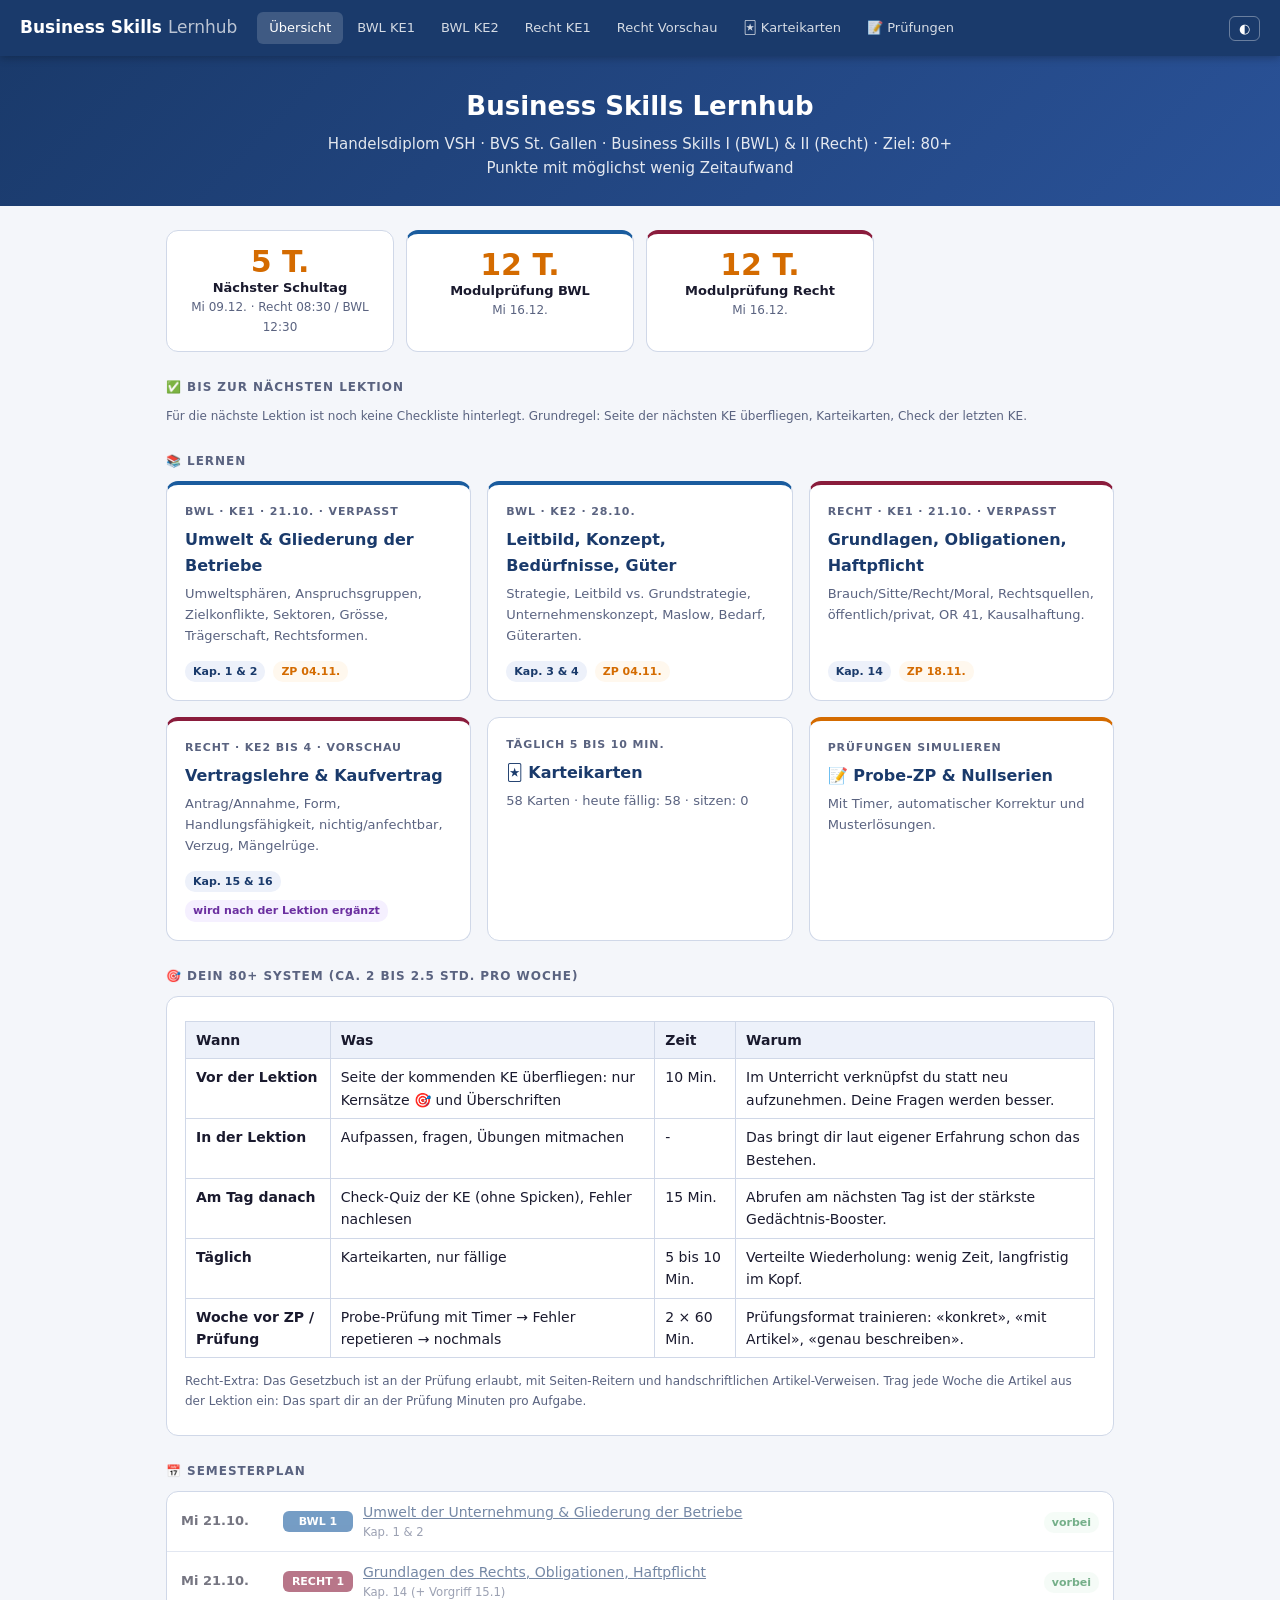
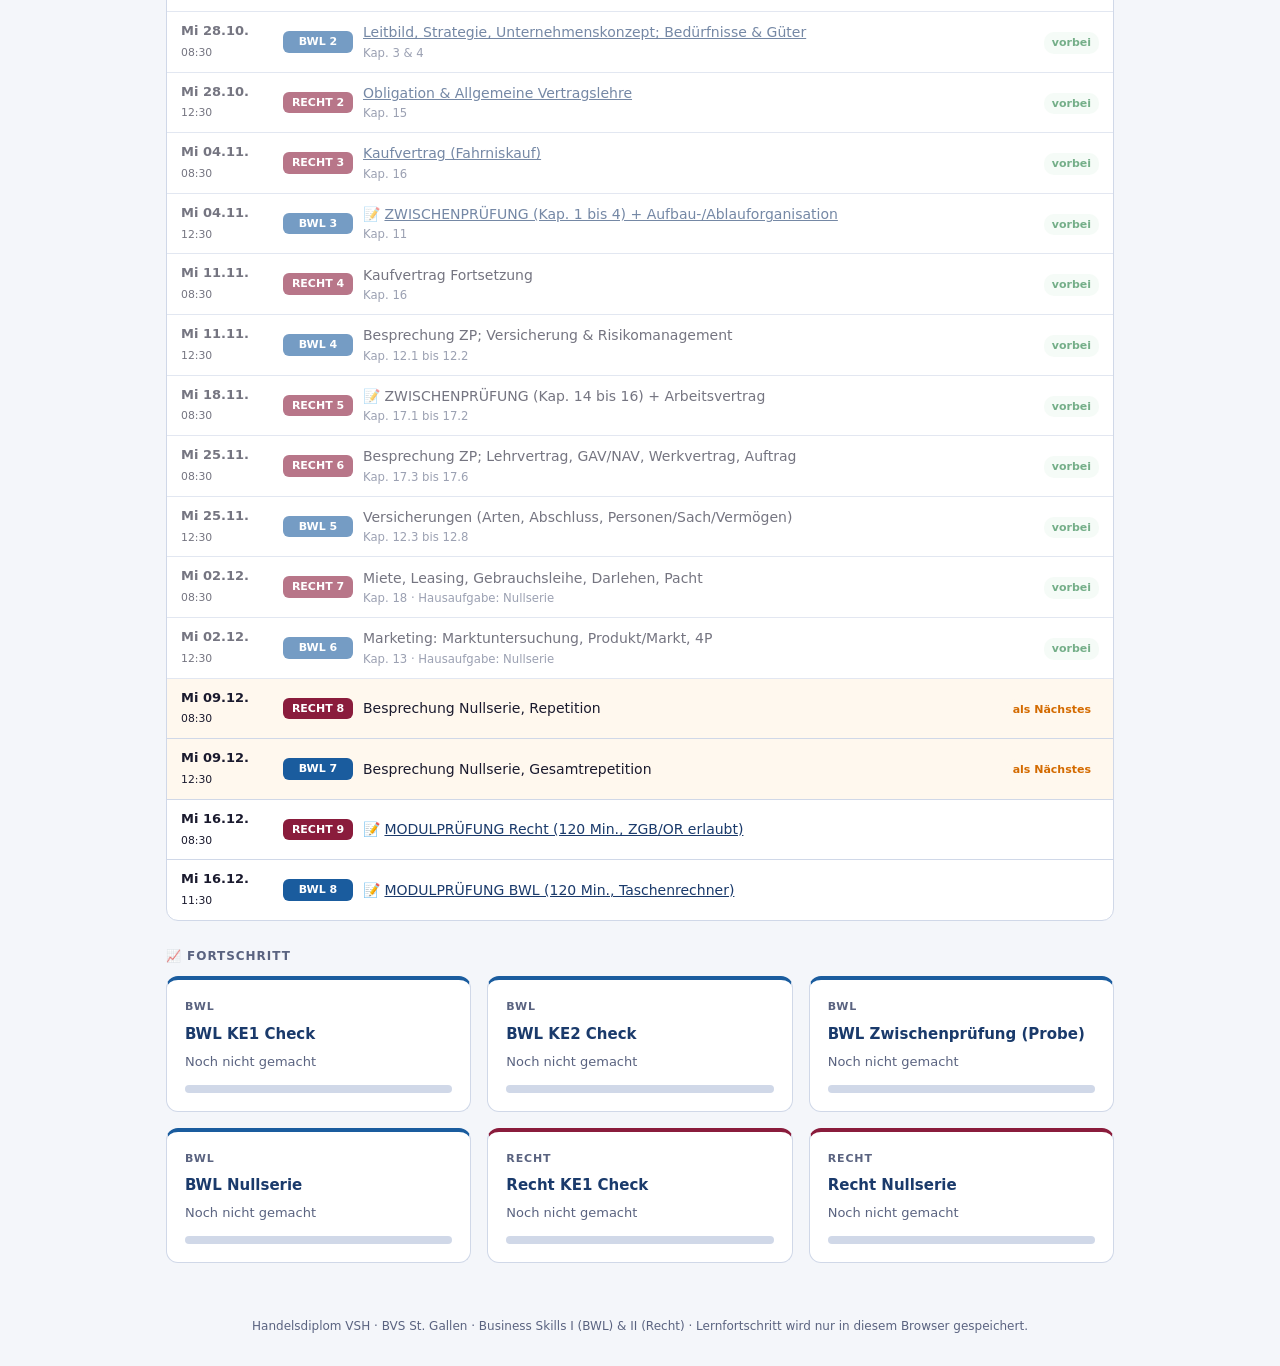
<file: index.html>
<!DOCTYPE html>
<html lang="de">
<head>
<meta charset="UTF-8">
<meta name="viewport" content="width=device-width, initial-scale=1.0">
<title>Business Skills Lernhub</title>
<link rel="stylesheet" href="style.css">
<script src="js/site.js"></script>
<script src="js/cards.js"></script>
</head>
<body data-base="" data-page="home">

<div class="page-hero">
  <h1>Business Skills Lernhub</h1>
  <p>Handelsdiplom VSH · BVS St. Gallen · Business Skills I (BWL) & II (Recht) · Ziel: 80+ Punkte mit möglichst wenig Zeitaufwand</p>
</div>

<div class="container">

  <div class="countdowns" id="countdowns"></div>

  <div class="section-heading">✅ Bis zur nächsten Lektion</div>
  <div class="checklist" id="prep"></div>

  <div class="section-heading">📚 Lernen</div>
  <div class="grid">
    <a class="card bwl" href="bwl/ke1.html"><span class="kicker">BWL · KE1 · 21.10. · verpasst</span><h3>Umwelt & Gliederung der Betriebe</h3><p>Umweltsphären, Anspruchsgruppen, Zielkonflikte, Sektoren, Grösse, Trägerschaft, Rechtsformen.</p><div class="links"><span class="tag">Kap. 1 & 2</span><span class="tag exam">ZP 04.11.</span><span class="tag" data-q="bwl-ke1"></span></div></a>
    <a class="card bwl" href="bwl/ke2.html"><span class="kicker">BWL · KE2 · 28.10.</span><h3>Leitbild, Konzept, Bedürfnisse, Güter</h3><p>Strategie, Leitbild vs. Grundstrategie, Unternehmenskonzept, Maslow, Bedarf, Güterarten.</p><div class="links"><span class="tag">Kap. 3 & 4</span><span class="tag exam">ZP 04.11.</span><span class="tag" data-q="bwl-ke2"></span></div></a>
    <a class="card recht" href="recht/ke1.html"><span class="kicker">Recht · KE1 · 21.10. · verpasst</span><h3>Grundlagen, Obligationen, Haftpflicht</h3><p>Brauch/Sitte/Recht/Moral, Rechtsquellen, öffentlich/privat, OR 41, Kausalhaftung.</p><div class="links"><span class="tag">Kap. 14</span><span class="tag exam">ZP 18.11.</span><span class="tag" data-q="recht-ke1"></span></div></a>
    <a class="card recht" href="recht/vorschau.html"><span class="kicker">Recht · KE2 bis 4 · Vorschau</span><h3>Vertragslehre & Kaufvertrag</h3><p>Antrag/Annahme, Form, Handlungsfähigkeit, nichtig/anfechtbar, Verzug, Mängelrüge.</p><div class="links"><span class="tag">Kap. 15 & 16</span><span class="tag later">wird nach der Lektion ergänzt</span></div></a>
    <a class="card" href="karten.html"><span class="kicker">Täglich 5 bis 10 Min.</span><h3>🃏 Karteikarten</h3><p id="card-stat">Wiederholungssystem: Was sitzt, kommt seltener.</p></a>
    <a class="card exam" href="pruefungen.html"><span class="kicker">Prüfungen simulieren</span><h3>📝 Probe-ZP & Nullserien</h3><p>Mit Timer, automatischer Korrektur und Musterlösungen.</p></a>
  </div>

  <div class="section-heading">🎯 Dein 80+ System (ca. 2 bis 2.5 Std. pro Woche)</div>
  <div class="section-block"><div class="block-body">
    <div class="table-wrap"><table>
      <tr><th>Wann</th><th>Was</th><th>Zeit</th><th>Warum</th></tr>
      <tr><td><b>Vor der Lektion</b></td><td>Seite der kommenden KE überfliegen: nur Kernsätze 🎯 und Überschriften</td><td>10 Min.</td><td>Im Unterricht verknüpfst du statt neu aufzunehmen. Deine Fragen werden besser.</td></tr>
      <tr><td><b>In der Lektion</b></td><td>Aufpassen, fragen, Übungen mitmachen</td><td>-</td><td>Das bringt dir laut eigener Erfahrung schon das Bestehen.</td></tr>
      <tr><td><b>Am Tag danach</b></td><td>Check-Quiz der KE (ohne Spicken), Fehler nachlesen</td><td>15 Min.</td><td>Abrufen am nächsten Tag ist der stärkste Gedächtnis-Booster.</td></tr>
      <tr><td><b>Täglich</b></td><td>Karteikarten, nur fällige</td><td>5 bis 10 Min.</td><td>Verteilte Wiederholung: wenig Zeit, langfristig im Kopf.</td></tr>
      <tr><td><b>Woche vor ZP / Prüfung</b></td><td>Probe-Prüfung mit Timer → Fehler repetieren → nochmals</td><td>2 × 60 Min.</td><td>Prüfungsformat trainieren: «konkret», «mit Artikel», «genau beschreiben».</td></tr>
    </table></div>
    <p class="src">Recht-Extra: Das Gesetzbuch ist an der Prüfung erlaubt, mit Seiten-Reitern und handschriftlichen Artikel-Verweisen. Trag jede Woche die Artikel aus der Lektion ein: Das spart dir an der Prüfung Minuten pro Aufgabe.</p>
  </div></div>

  <div class="section-heading">📅 Semesterplan</div>
  <div class="timeline" id="timeline"></div>

  <div class="section-heading">📈 Fortschritt</div>
  <div class="grid" id="progress"></div>

</div>

<script>
/* What to do before each class date. Keys = class date. */
const PREP = {
  '2026-10-28': [
    'BWL KE1 durcharbeiten (verpasste Lektion), Check machen: <a href="bwl/ke1.html">öffnen</a> · 35 Min.',
    'Recht KE1 durcharbeiten (verpasste Lektion), Check machen: <a href="recht/ke1.html">öffnen</a> · 40 Min.',
    'BWL KE2 Kernsätze überfliegen (Lektion morgen 08:30): <a href="bwl/ke2.html">öffnen</a> · 10 Min.',
    'Recht Vorschau Vertragslehre überfliegen (Lektion morgen 12:30): <a href="recht/vorschau.html">öffnen</a> · 10 Min.',
    'OR/ZGB (kaufm. Ausgabe) und Lehrmittel einpacken',
    'Im Unterricht fragen: Wie und wo findet die BWL-ZP am 04.11. statt (OpenOlat oder Papier)? Wie viele Punkte, wie lange?',
    'Karteikarten 10 Min.: <a href="karten.html">öffnen</a>'
  ],
  '2026-11-04': [
    'BWL KE2 Check machen (Tag nach der Lektion): <a href="bwl/ke2.html#check">öffnen</a>',
    'BWL Hausaufgabe: Lehrmittel S. 38 bis 41 + LearningApps',
    'Recht Repetitionsfragen Lehrmittel S. 12, 24, 31, 39 f., 47',
    'Neue Folien (BWL KE2 Lösungen, Recht KE2) von OpenOlat herunterladen, damit die Seiten ergänzt werden',
    'Karteikarten täglich BWL KE1 und KE2',
    '<b>Probe-ZP BWL</b> mit Timer, Ziel 40/50: <a href="bwl/zp.html">öffnen</a>',
    'Recht Vorschau Kaufvertrag überfliegen: <a href="recht/vorschau.html#ke3">öffnen</a>'
  ]
};

function nextClassDate() { return (SCHEDULE.find(e => e.d >= todayISO()) || {}).d; }

// Countdowns
(function () {
  const items = [];
  const nd = nextClassDate();
  if (nd) {
    const evs = SCHEDULE.filter(e => e.d === nd);
    items.push({ c: '', n: daysUntil(nd), l: 'Nächster Schultag', d: fmtDate(nd) + ' · ' + evs.map(e => (e.s === 'bwl' ? 'BWL' : 'Recht') + ' ' + (e.time || '')).join(' / ') });
  }
  [['bwl', 'ZP BWL', '2026-11-04'], ['recht', 'ZP Recht', '2026-11-18'], ['bwl', 'Modulprüfung BWL', '2026-12-16'], ['recht', 'Modulprüfung Recht', '2026-12-16']].forEach(x => {
    if (daysUntil(x[2]) >= 0) items.push({ c: x[0], n: daysUntil(x[2]), l: x[1], d: fmtDate(x[2]) });
  });
  document.getElementById('countdowns').innerHTML = items.map(i => '<div class="cd ' + i.c + '"><div class="n">' + (i.n === 0 ? 'heute' : i.n === 1 ? 'morgen' : i.n + ' T.') + '</div><div class="l">' + i.l + '</div><div class="d">' + i.d + '</div></div>').join('');
})();

// Prep checklist
(function () {
  const nd = nextClassDate();
  const list = PREP[nd];
  const el = document.getElementById('prep');
  if (!list) { el.innerHTML = '<p class="src">Für die nächste Lektion ist noch keine Checkliste hinterlegt. Grundregel: Seite der nächsten KE überfliegen, Karteikarten, Check der letzten KE.</p>'; return; }
  const done = Store.get('prep.' + nd, []);
  el.innerHTML = '<p class="src" style="margin-bottom:6px">Für ' + fmtDate(nd) + '</p>' + list.map((t, i) => '<label class="' + (done.includes(i) ? 'done' : '') + '"><input type="checkbox" data-i="' + i + '"' + (done.includes(i) ? ' checked' : '') + '> <span>' + t + '</span></label>').join('');
  el.querySelectorAll('input').forEach(cb => cb.onchange = () => {
    const d = Store.get('prep.' + nd, []).filter(x => x !== +cb.dataset.i);
    if (cb.checked) d.push(+cb.dataset.i);
    Store.set('prep.' + nd, d);
    cb.closest('label').classList.toggle('done', cb.checked);
  });
})();

// Timeline
(function () {
  const nd = nextClassDate();
  document.getElementById('timeline').innerHTML = SCHEDULE.map(e => {
    const cls = e.d < todayISO() ? 'past' : (e.d === nd ? 'next' : '');
    const title = e.page ? '<a href="' + e.page + '">' + e.t + '</a>' : e.t;
    return '<div class="tl-row ' + cls + '"><span class="date">' + fmtDate(e.d) + (e.time ? '<br><small style="font-weight:400">' + e.time + '</small>' : '') + '</span><span class="subj ' + e.s + '">' + (e.s === 'bwl' ? 'BWL' : 'RECHT') + ' ' + e.ke + '</span><span class="topic">' + (e.exam ? '📝 ' : '') + title + '<small>' + e.k + '</small></span><span class="st">' + (e.d < todayISO() ? '<span class="tag done">vorbei</span>' : e.d === nd ? '<span class="tag exam">als Nächstes</span>' : '') + '</span></div>';
  }).join('');
})();

// Progress
(function () {
  document.getElementById('progress').innerHTML = QUIZZES.map(q => {
    const r = Store.get('quiz.' + q.id, null);
    const pct = r ? r.best : 0;
    return '<a class="card ' + q.s + '" href="' + q.url + '"><span class="kicker">' + (q.s === 'bwl' ? 'BWL' : 'Recht') + '</span><h3 style="font-size:15px">' + q.t + '</h3><p>' + (r ? 'Bestes: ' + r.best + ' % · Letztes: ' + r.last + ' % (' + r.at + ')' : 'Noch nicht gemacht') + '</p><div class="progress"><div style="width:' + pct + '%;background:' + (pct >= 80 ? 'var(--green)' : 'var(--orange)') + '"></div></div></a>';
  }).join('');
  document.querySelectorAll('[data-q]').forEach(t => {
    const r = Store.get('quiz.' + t.dataset.q, null);
    if (r) { t.textContent = 'Check: ' + r.best + ' %'; t.className = 'tag ' + (r.best >= 80 ? 'done' : 'exam'); } else t.remove();
  });
  const st = Store.get('cards', {});
  const due = CARDS.filter(c => (st[c.id] ? st[c.id].due : todayISO()) <= todayISO()).length;
  const solid = CARDS.filter(c => st[c.id] && st[c.id].box >= 4).length;
  document.getElementById('card-stat').textContent = CARDS.length + ' Karten · heute fällig: ' + due + ' · sitzen: ' + solid;
})();
</script>
</body>
</html>
</file>
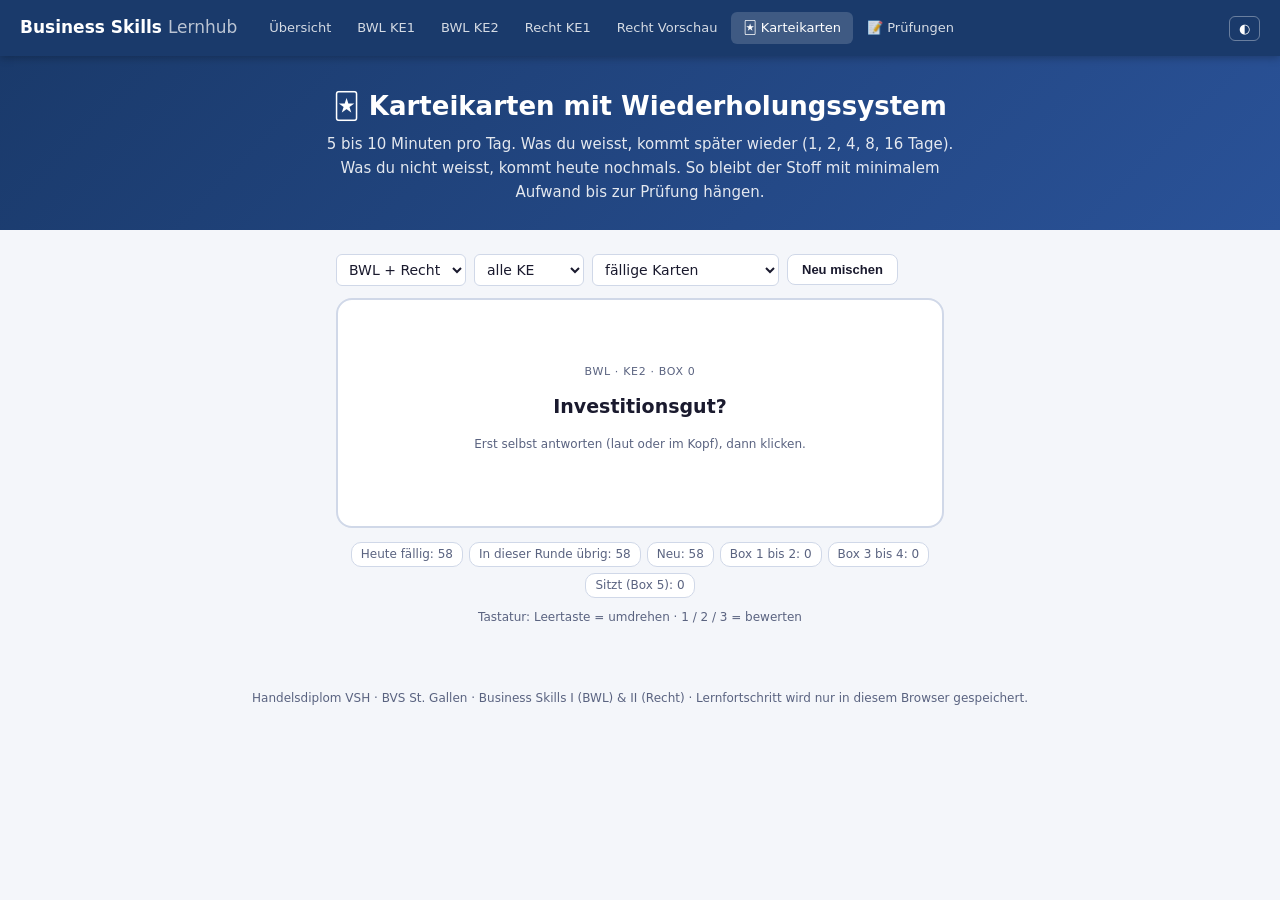
<file: karten.html>
<!DOCTYPE html>
<html lang="de">
<head>
<meta charset="UTF-8">
<meta name="viewport" content="width=device-width, initial-scale=1.0">
<title>Karteikarten | Business Skills</title>
<link rel="stylesheet" href="style.css">
<script src="js/site.js"></script>
<script src="js/cards.js"></script>
</head>
<body data-base="" data-page="karten">

<div class="page-hero">
  <h1>🃏 Karteikarten mit Wiederholungssystem</h1>
  <p>5 bis 10 Minuten pro Tag. Was du weisst, kommt später wieder (1, 2, 4, 8, 16 Tage). Was du nicht weisst, kommt heute nochmals. So bleibt der Stoff mit minimalem Aufwand bis zur Prüfung hängen.</p>
</div>

<div class="container fc-wrap">
  <div class="fc-filters">
    <select id="f-subj"><option value="all">BWL + Recht</option><option value="bwl">nur BWL</option><option value="recht">nur Recht</option></select>
    <select id="f-ke"><option value="all">alle KE</option></select>
    <select id="f-mode"><option value="due">fällige Karten</option><option value="all">alle (Prüfungs-Sprint)</option></select>
    <button class="btn" id="restart">Neu mischen</button>
  </div>

  <div id="card" class="fc"></div>
  <div class="fc-btns" id="rate" style="display:none">
    <button class="btn red" data-r="0">✗ Nicht gewusst <small>(1)</small></button>
    <button class="btn orange" data-r="1">~ Unsicher <small>(2)</small></button>
    <button class="btn green" data-r="2">✓ Gewusst <small>(3)</small></button>
  </div>
  <div class="fc-stats" id="stats"></div>
  <p class="src" style="text-align:center;margin-top:10px">Tastatur: Leertaste = umdrehen · 1 / 2 / 3 = bewerten</p>
</div>

<script>
const INTERVALS = [0, 1, 2, 4, 8, 16];
let state = Store.get('cards', {});
let queue = [], cur = null, doneToday = 0;

const keSel = document.getElementById('f-ke');
[...new Set(CARDS.map(c => c.s + '|' + c.ke))].forEach(k => {
  const [s, ke] = k.split('|');
  keSel.insertAdjacentHTML('beforeend', '<option value="' + k + '">' + (s === 'bwl' ? 'BWL' : 'Recht') + ' KE' + ke + '</option>');
});

function addDays(n) { const d = new Date(); d.setDate(d.getDate() + n); return d.getFullYear() + '-' + String(d.getMonth() + 1).padStart(2, '0') + '-' + String(d.getDate()).padStart(2, '0'); }
function info(c) { return state[c.id] || { box: 0, due: todayISO() }; }

function build() {
  const subj = document.getElementById('f-subj').value, ke = keSel.value, mode = document.getElementById('f-mode').value;
  queue = CARDS.filter(c => (subj === 'all' || c.s === subj) && (ke === 'all' || (c.s + '|' + c.ke) === ke) && (mode === 'all' || info(c).due <= todayISO()));
  queue.sort(() => Math.random() - .5);
  next();
}

function next() {
  const el = document.getElementById('card');
  cur = queue.shift();
  document.getElementById('rate').style.display = 'none';
  el.classList.remove('flipped');
  if (!cur) {
    el.innerHTML = '<div class="front">🎉 Fertig für heute</div><p class="src">' + doneToday + ' Karten geübt. Morgen kommen die nächsten fälligen Karten. Für einen Prüfungs-Sprint oben «alle» wählen.</p>';
    stats(); return;
  }
  el.innerHTML = '<div class="meta">' + (cur.s === 'bwl' ? 'BWL' : 'Recht') + ' · KE' + cur.ke + ' · Box ' + info(cur).box + '</div><div class="front">' + cur.f + '</div><div class="back">' + cur.b + '</div><p class="src" style="margin-top:14px">Erst selbst antworten (laut oder im Kopf), dann klicken.</p>';
  stats();
}

function flip() {
  if (!cur) return;
  document.getElementById('card').classList.add('flipped');
  document.getElementById('rate').style.display = 'grid';
}

function rate(r) {
  if (!cur || !document.getElementById('card').classList.contains('flipped')) return;
  const i = info(cur);
  let box = i.box;
  if (r === 0) { box = 1; queue.splice(Math.min(3, queue.length), 0, cur); }
  else if (r === 2) box = Math.min(5, box + 1);
  else box = Math.max(1, box);
  state[cur.id] = { box, due: r === 0 ? todayISO() : addDays(r === 1 ? 1 : INTERVALS[box]) };
  Store.set('cards', state);
  doneToday++;
  next();
}

function stats() {
  const due = CARDS.filter(c => info(c).due <= todayISO()).length;
  const boxes = [0, 0, 0, 0, 0, 0];
  CARDS.forEach(c => boxes[info(c).box]++);
  document.getElementById('stats').innerHTML = '<span>Heute fällig: ' + due + '</span><span>In dieser Runde übrig: ' + (queue.length + (cur ? 1 : 0)) + '</span>' +
    '<span>Neu: ' + boxes[0] + '</span><span>Box 1 bis 2: ' + (boxes[1] + boxes[2]) + '</span><span>Box 3 bis 4: ' + (boxes[3] + boxes[4]) + '</span><span>Sitzt (Box 5): ' + boxes[5] + '</span>';
}

document.getElementById('card').onclick = flip;
document.querySelectorAll('#rate button').forEach(b => b.onclick = () => rate(+b.dataset.r));
['f-subj', 'f-ke', 'f-mode'].forEach(id => document.getElementById(id).onchange = build);
document.getElementById('restart').onclick = build;
document.addEventListener('keydown', e => {
  if (e.target.tagName === 'SELECT') return;
  if (e.code === 'Space') { e.preventDefault(); flip(); }
  if (['1', '2', '3'].includes(e.key)) rate(+e.key - 1);
});
build();
</script>
</body>
</html>
</file>
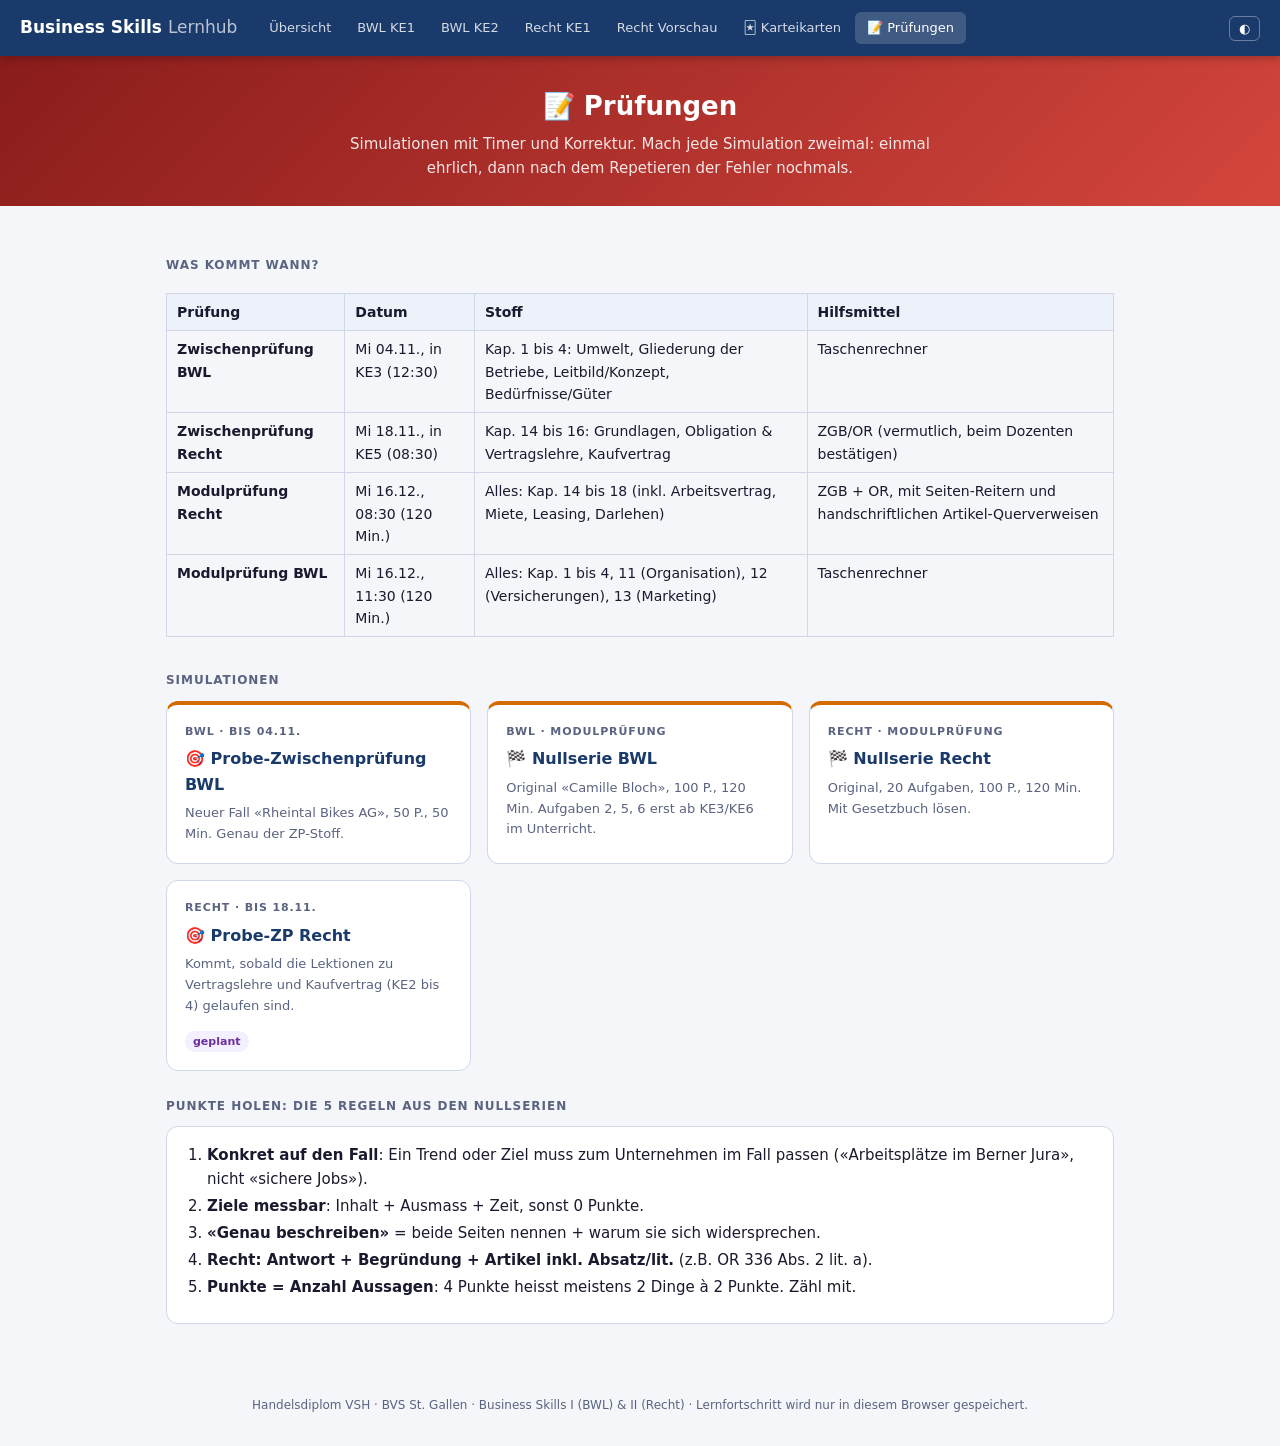
<file: pruefungen.html>
<!DOCTYPE html>
<html lang="de">
<head>
<meta charset="UTF-8">
<meta name="viewport" content="width=device-width, initial-scale=1.0">
<title>Prüfungen | Business Skills</title>
<link rel="stylesheet" href="style.css">
<script src="js/site.js"></script>
</head>
<body data-base="" data-page="pruefungen">

<div class="page-hero exam">
  <h1>📝 Prüfungen</h1>
  <p>Simulationen mit Timer und Korrektur. Mach jede Simulation zweimal: einmal ehrlich, dann nach dem Repetieren der Fehler nochmals.</p>
</div>

<div class="container">
  <div class="section-heading">Was kommt wann?</div>
  <div class="table-wrap"><table>
    <tr><th>Prüfung</th><th>Datum</th><th>Stoff</th><th>Hilfsmittel</th></tr>
    <tr><td><b>Zwischenprüfung BWL</b></td><td>Mi 04.11., in KE3 (12:30)</td><td>Kap. 1 bis 4: Umwelt, Gliederung der Betriebe, Leitbild/Konzept, Bedürfnisse/Güter</td><td>Taschenrechner</td></tr>
    <tr><td><b>Zwischenprüfung Recht</b></td><td>Mi 18.11., in KE5 (08:30)</td><td>Kap. 14 bis 16: Grundlagen, Obligation & Vertragslehre, Kaufvertrag</td><td>ZGB/OR (vermutlich, beim Dozenten bestätigen)</td></tr>
    <tr><td><b>Modulprüfung Recht</b></td><td>Mi 16.12., 08:30 (120 Min.)</td><td>Alles: Kap. 14 bis 18 (inkl. Arbeitsvertrag, Miete, Leasing, Darlehen)</td><td>ZGB + OR, mit Seiten-Reitern und handschriftlichen Artikel-Querverweisen</td></tr>
    <tr><td><b>Modulprüfung BWL</b></td><td>Mi 16.12., 11:30 (120 Min.)</td><td>Alles: Kap. 1 bis 4, 11 (Organisation), 12 (Versicherungen), 13 (Marketing)</td><td>Taschenrechner</td></tr>
  </table></div>

  <div class="section-heading">Simulationen</div>
  <div class="grid">
    <a class="card exam" href="bwl/zp.html"><span class="kicker">BWL · bis 04.11.</span><h3>🎯 Probe-Zwischenprüfung BWL</h3><p>Neuer Fall «Rheintal Bikes AG», 50 P., 50 Min. Genau der ZP-Stoff.</p></a>
    <a class="card exam" href="bwl/nullserie.html"><span class="kicker">BWL · Modulprüfung</span><h3>🏁 Nullserie BWL</h3><p>Original «Camille Bloch», 100 P., 120 Min. Aufgaben 2, 5, 6 erst ab KE3/KE6 im Unterricht.</p></a>
    <a class="card exam" href="recht/nullserie.html"><span class="kicker">Recht · Modulprüfung</span><h3>🏁 Nullserie Recht</h3><p>Original, 20 Aufgaben, 100 P., 120 Min. Mit Gesetzbuch lösen.</p></a>
    <div class="card"><span class="kicker">Recht · bis 18.11.</span><h3>🎯 Probe-ZP Recht</h3><p>Kommt, sobald die Lektionen zu Vertragslehre und Kaufvertrag (KE2 bis 4) gelaufen sind.</p><div class="links"><span class="tag later">geplant</span></div></div>
  </div>

  <div class="section-heading">Punkte holen: die 5 Regeln aus den Nullserien</div>
  <div class="section-block"><div class="block-body">
    <ol>
      <li><b>Konkret auf den Fall</b>: Ein Trend oder Ziel muss zum Unternehmen im Fall passen («Arbeitsplätze im Berner Jura», nicht «sichere Jobs»).</li>
      <li><b>Ziele messbar</b>: Inhalt + Ausmass + Zeit, sonst 0 Punkte.</li>
      <li><b>«Genau beschreiben»</b> = beide Seiten nennen + warum sie sich widersprechen.</li>
      <li><b>Recht: Antwort + Begründung + Artikel inkl. Absatz/lit.</b> (z.B. OR 336 Abs. 2 lit. a).</li>
      <li><b>Punkte = Anzahl Aussagen</b>: 4 Punkte heisst meistens 2 Dinge à 2 Punkte. Zähl mit.</li>
    </ol>
  </div></div>
</div>
</body>
</html>
</file>
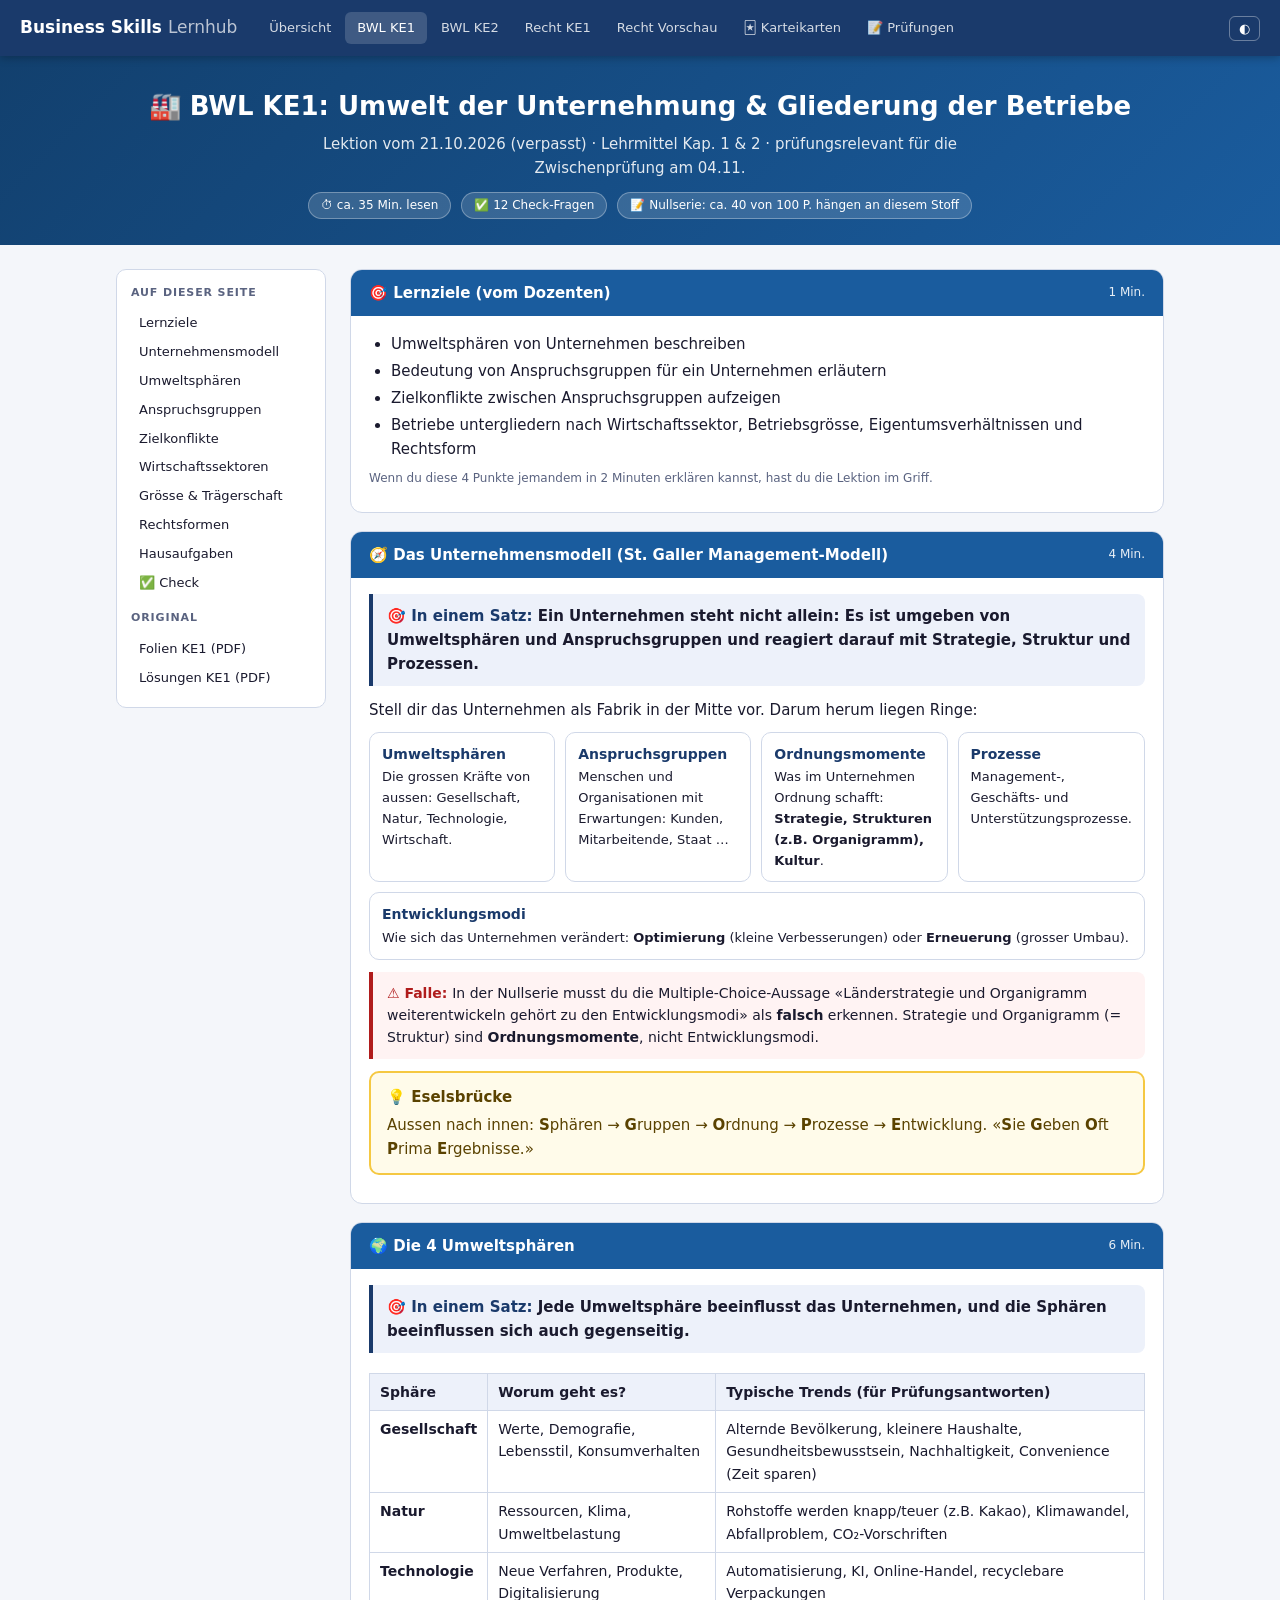
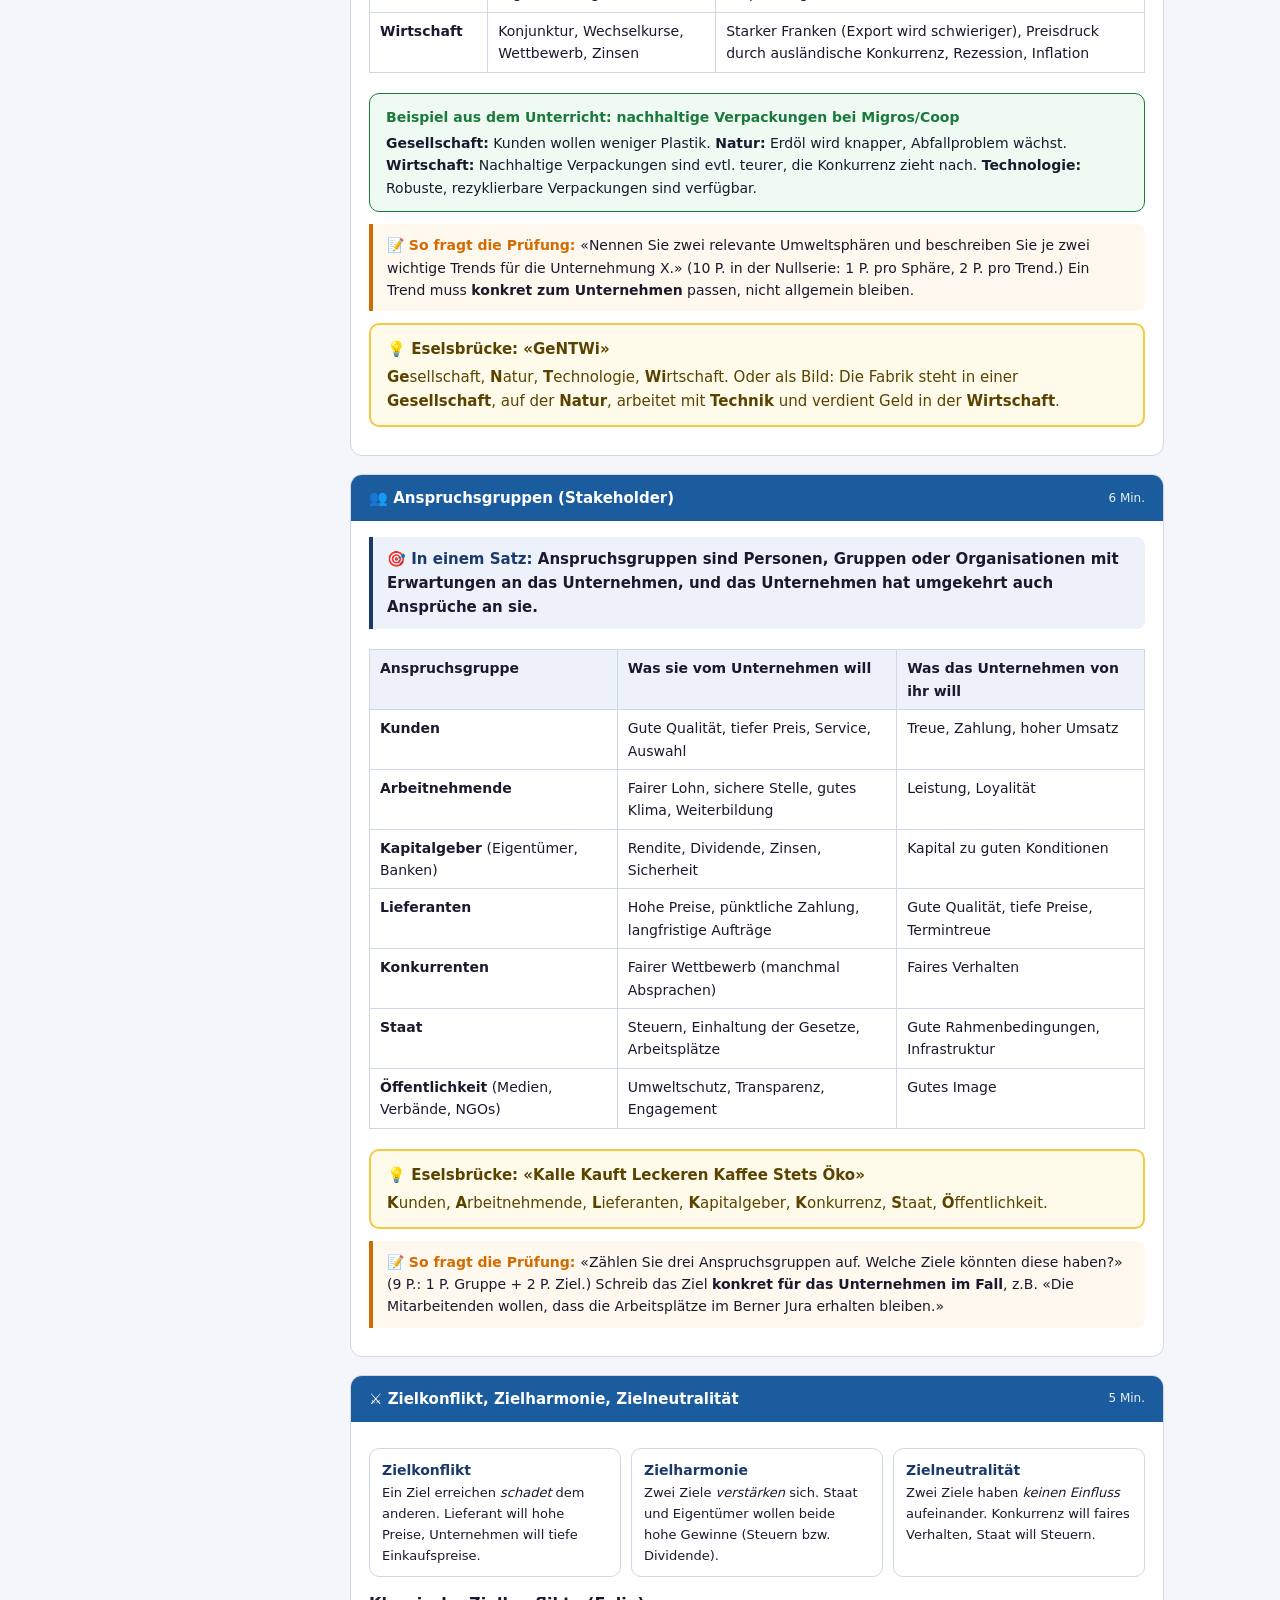
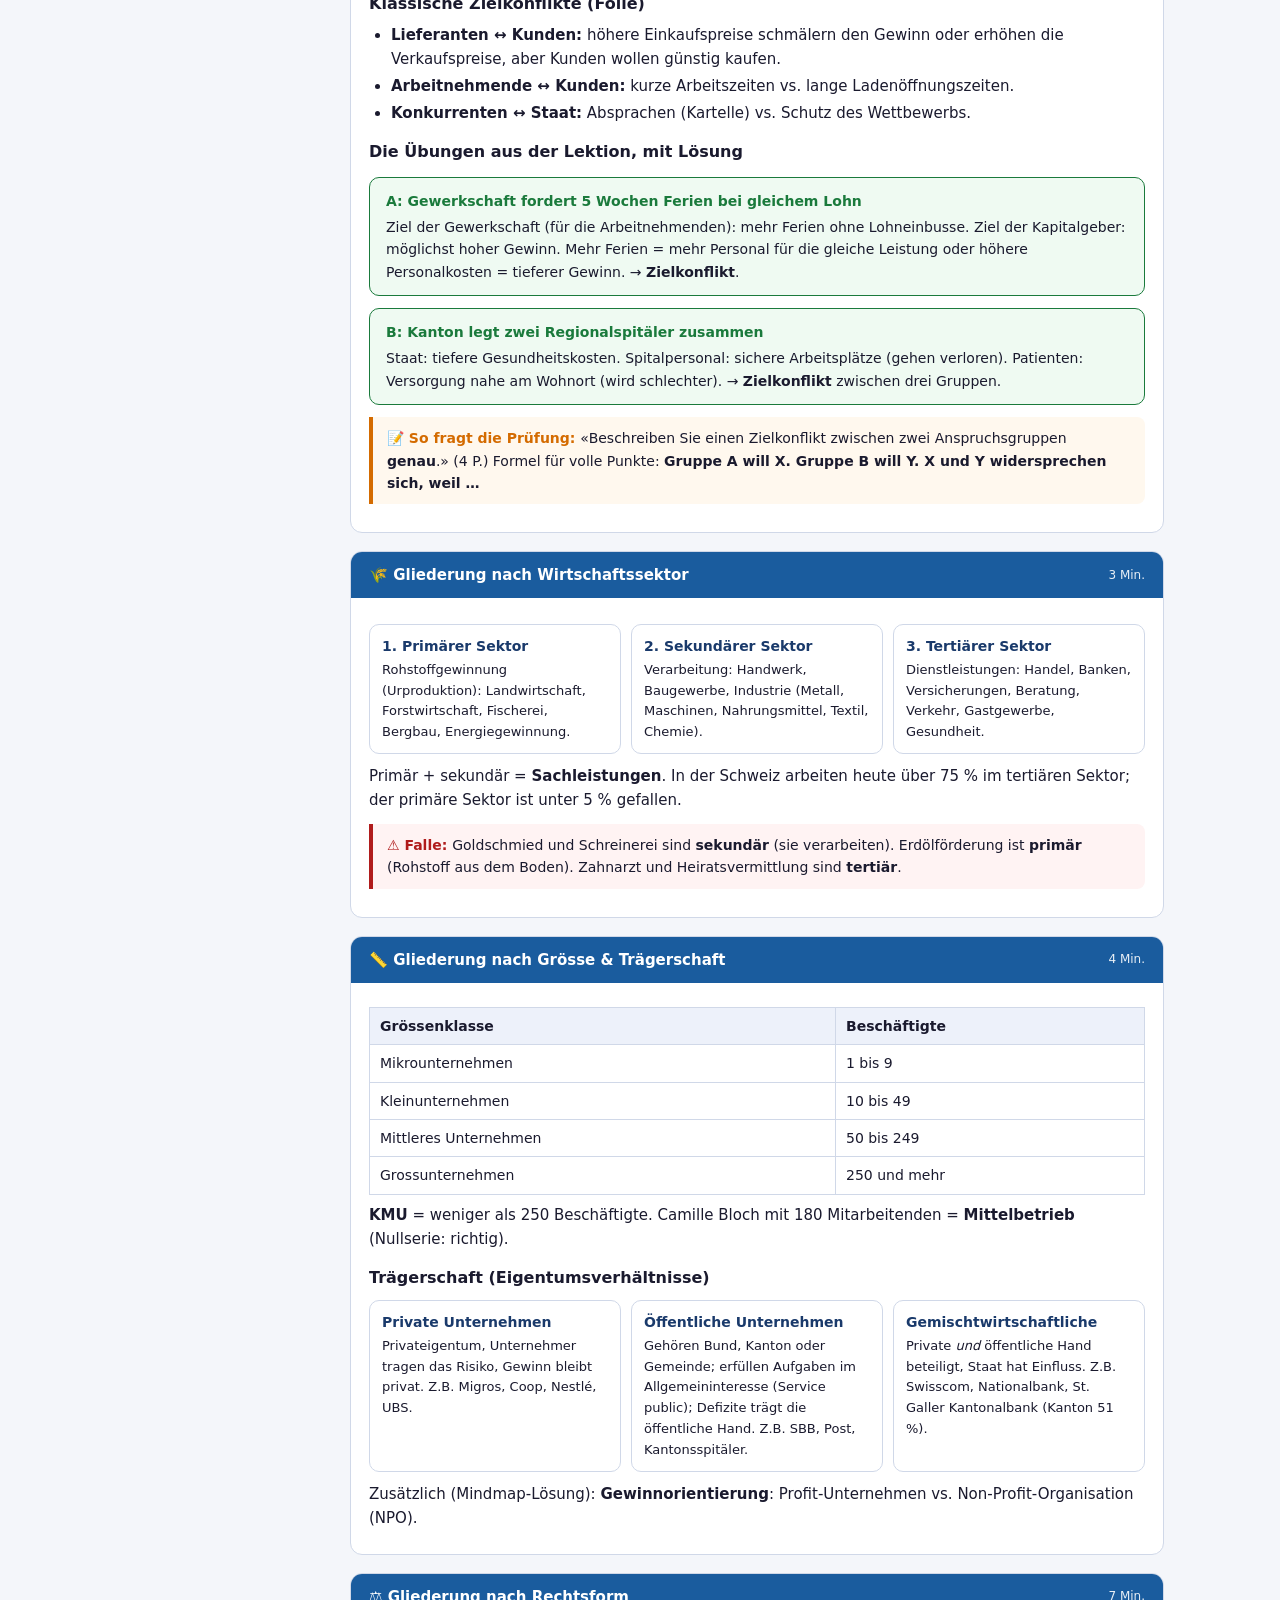
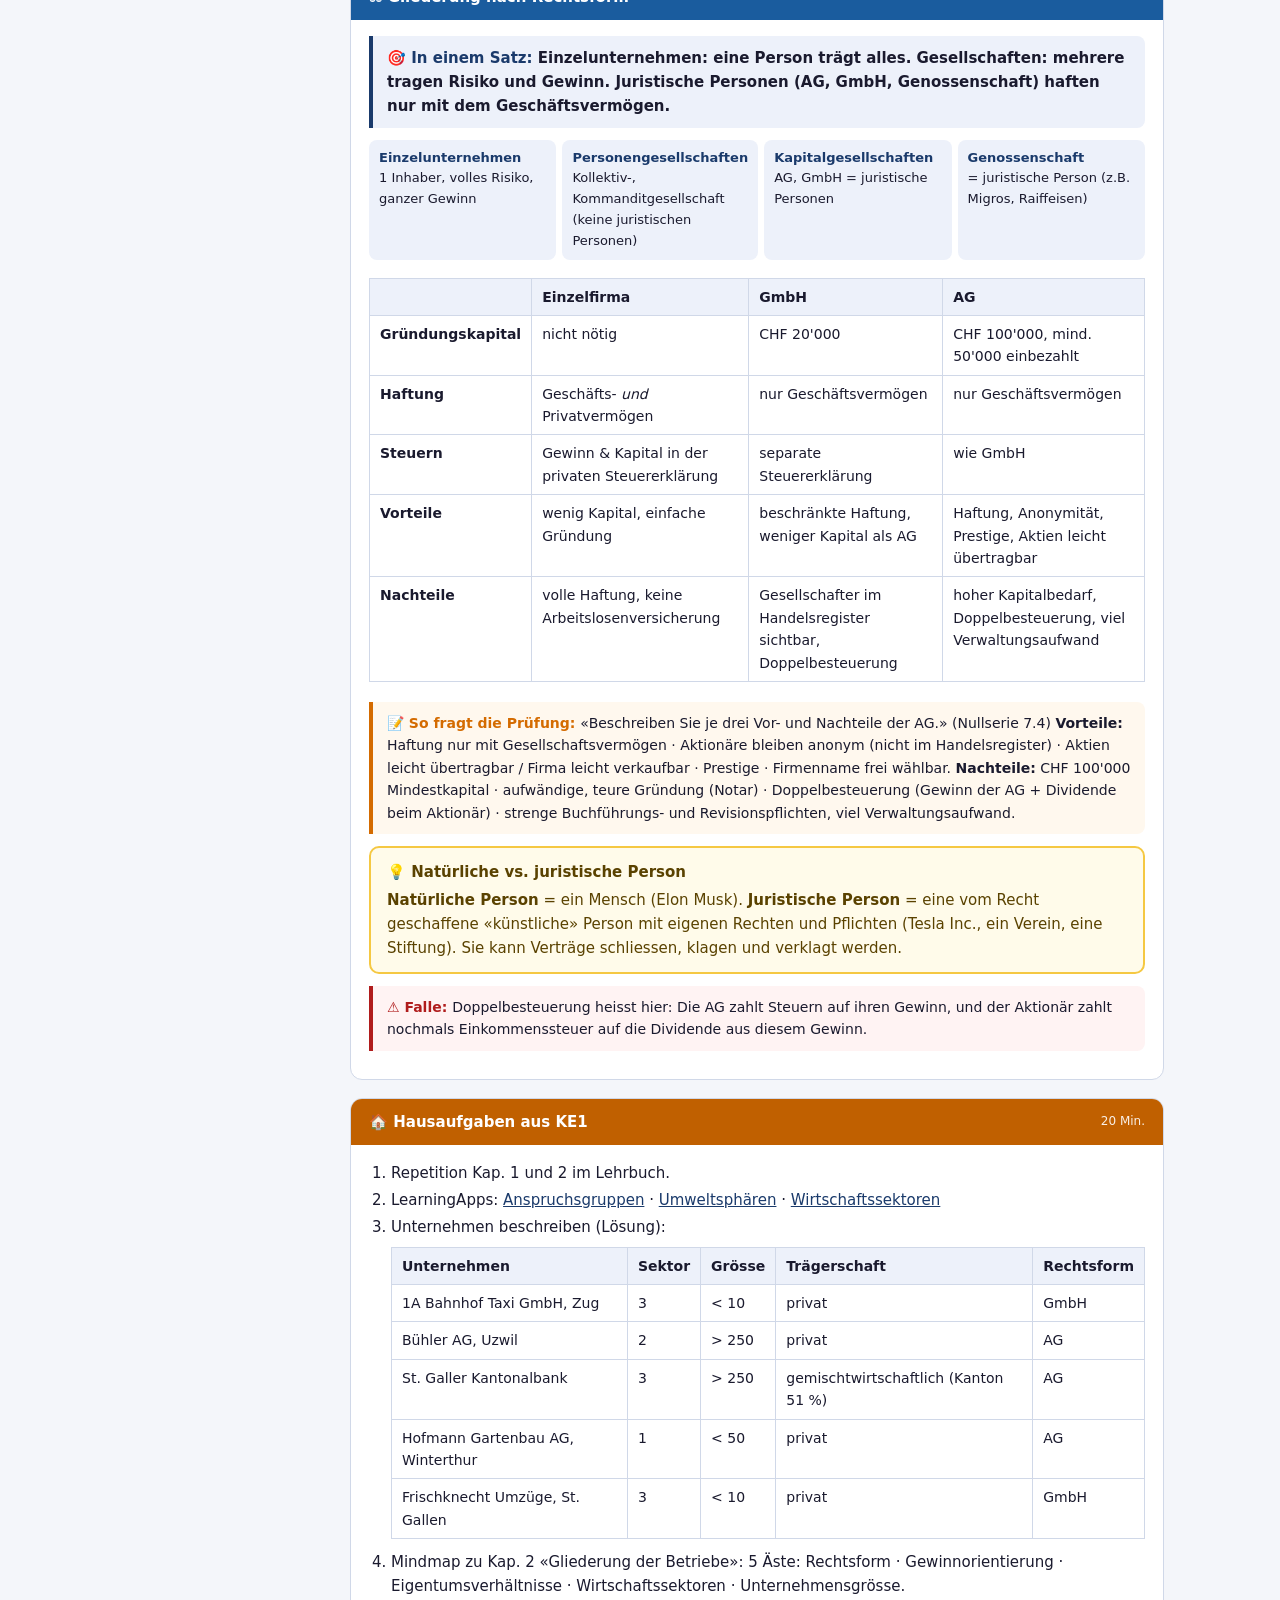
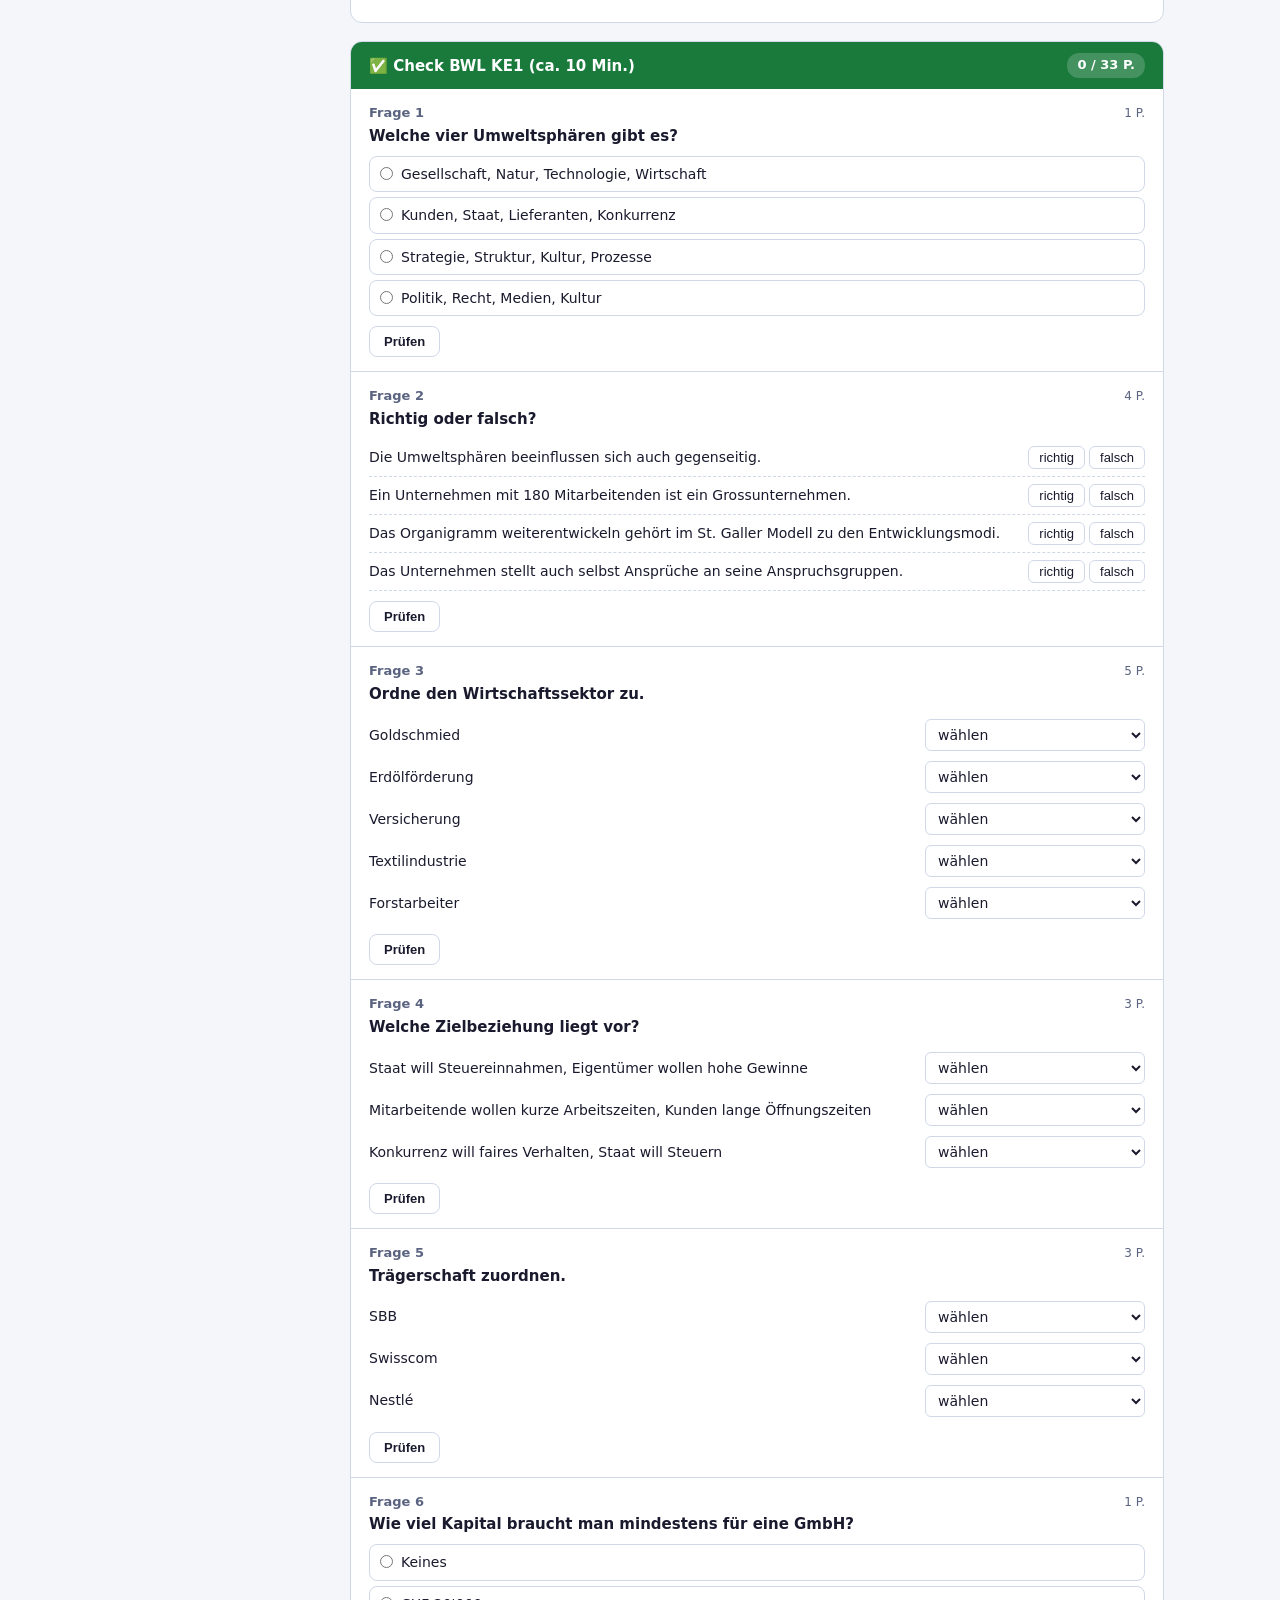
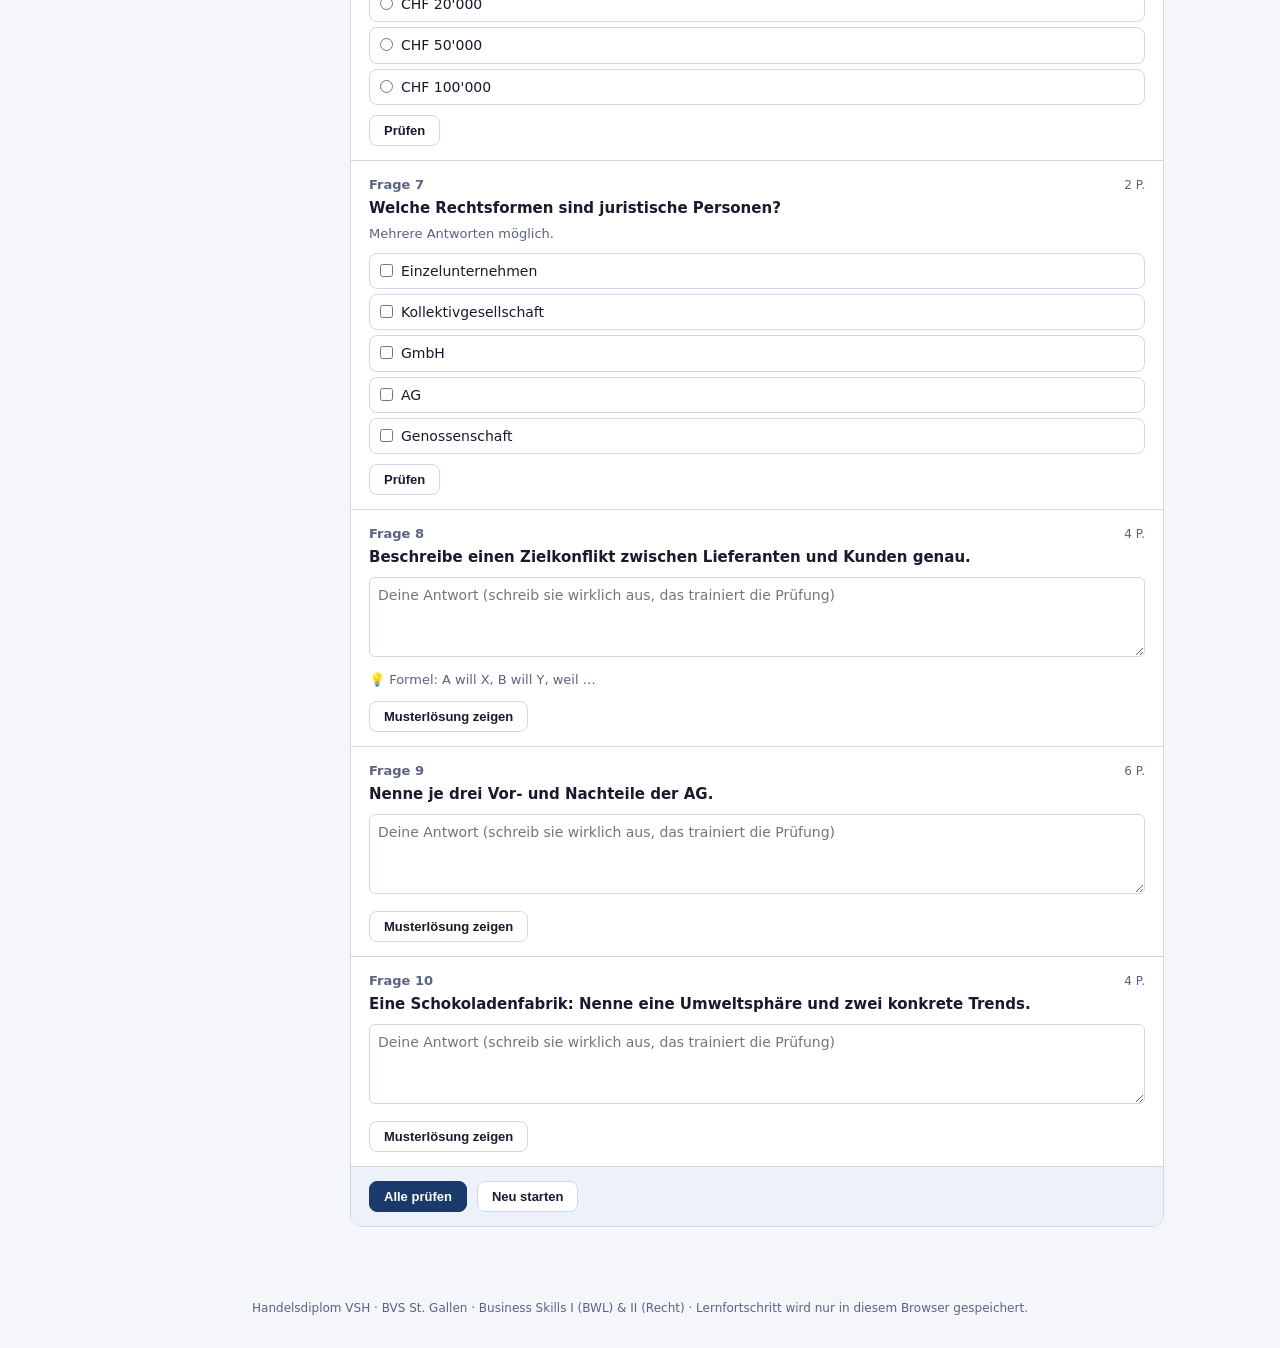
<file: bwl/ke1.html>
<!DOCTYPE html>
<html lang="de">
<head>
<meta charset="UTF-8">
<meta name="viewport" content="width=device-width, initial-scale=1.0">
<title>BWL KE1 | Umwelt & Gliederung der Betriebe</title>
<link rel="stylesheet" href="../style.css">
<script src="../js/site.js"></script>
<script src="../js/quiz.js"></script>
</head>
<body data-base="../" data-page="bwl-ke1">

<div class="page-hero bwl">
  <h1>🏭 BWL KE1: Umwelt der Unternehmung & Gliederung der Betriebe</h1>
  <p>Lektion vom 21.10.2026 (verpasst) · Lehrmittel Kap. 1 & 2 · prüfungsrelevant für die Zwischenprüfung am 04.11.</p>
  <div class="hero-meta"><span>⏱ ca. 35 Min. lesen</span><span>✅ 12 Check-Fragen</span><span>📝 Nullserie: ca. 40 von 100 P. hängen an diesem Stoff</span></div>
</div>

<div class="learn-layout">
  <aside class="sidebar">
    <h4>Auf dieser Seite</h4>
    <a href="#lernziele">Lernziele</a>
    <a href="#modell">Unternehmensmodell</a>
    <a href="#sphaeren">Umweltsphären</a>
    <a href="#gruppen">Anspruchsgruppen</a>
    <a href="#ziele">Zielkonflikte</a>
    <a href="#sektoren">Wirtschaftssektoren</a>
    <a href="#groesse">Grösse & Trägerschaft</a>
    <a href="#rechtsform">Rechtsformen</a>
    <a href="#hausaufgaben">Hausaufgaben</a>
    <a href="#check">✅ Check</a>
    <h4 style="margin-top:12px">Original</h4>
    <a href="../pdfs/bwl-ke1-praesentation.pdf" target="_blank">Folien KE1 (PDF)</a>
    <a href="../pdfs/bwl-ke1-loesungen.pdf" target="_blank">Lösungen KE1 (PDF)</a>
  </aside>

  <main>

    <div class="section-block" id="lernziele">
      <div class="block-header bwl">🎯 Lernziele (vom Dozenten)<span class="time">1 Min.</span></div>
      <div class="block-body">
        <ul>
          <li>Umweltsphären von Unternehmen beschreiben</li>
          <li>Bedeutung von Anspruchsgruppen für ein Unternehmen erläutern</li>
          <li>Zielkonflikte zwischen Anspruchsgruppen aufzeigen</li>
          <li>Betriebe untergliedern nach Wirtschaftssektor, Betriebsgrösse, Eigentumsverhältnissen und Rechtsform</li>
        </ul>
        <p class="src">Wenn du diese 4 Punkte jemandem in 2 Minuten erklären kannst, hast du die Lektion im Griff.</p>
      </div>
    </div>

    <div class="section-block" id="modell">
      <div class="block-header bwl">🧭 Das Unternehmensmodell (St. Galler Management-Modell)<span class="time">4 Min.</span></div>
      <div class="block-body">
        <p class="core">Ein Unternehmen steht nicht allein: Es ist umgeben von Umweltsphären und Anspruchsgruppen und reagiert darauf mit Strategie, Struktur und Prozessen.</p>
        <p>Stell dir das Unternehmen als Fabrik in der Mitte vor. Darum herum liegen Ringe:</p>
        <div class="boxes">
          <div><b>Umweltsphären</b>Die grossen Kräfte von aussen: Gesellschaft, Natur, Technologie, Wirtschaft.</div>
          <div><b>Anspruchsgruppen</b>Menschen und Organisationen mit Erwartungen: Kunden, Mitarbeitende, Staat …</div>
          <div><b>Ordnungsmomente</b>Was im Unternehmen Ordnung schafft: <strong>Strategie, Strukturen (z.B. Organigramm), Kultur</strong>.</div>
          <div><b>Prozesse</b>Management-, Geschäfts- und Unterstützungsprozesse.</div>
          <div><b>Entwicklungsmodi</b>Wie sich das Unternehmen verändert: <strong>Optimierung</strong> (kleine Verbesserungen) oder <strong>Erneuerung</strong> (grosser Umbau).</div>
        </div>
        <div class="warn">In der Nullserie musst du die Multiple-Choice-Aussage «Länderstrategie und Organigramm weiterentwickeln gehört zu den Entwicklungsmodi» als <b>falsch</b> erkennen. Strategie und Organigramm (= Struktur) sind <b>Ordnungsmomente</b>, nicht Entwicklungsmodi.</div>
        <div class="lightbulb"><div class="t">💡 Eselsbrücke</div>Aussen nach innen: <b>S</b>phären → <b>G</b>ruppen → <b>O</b>rdnung → <b>P</b>rozesse → <b>E</b>ntwicklung. «<b>S</b>ie <b>G</b>eben <b>O</b>ft <b>P</b>rima <b>E</b>rgebnisse.»</div>
      </div>
    </div>

    <div class="section-block" id="sphaeren">
      <div class="block-header bwl">🌍 Die 4 Umweltsphären<span class="time">6 Min.</span></div>
      <div class="block-body">
        <p class="core">Jede Umweltsphäre beeinflusst das Unternehmen, und die Sphären beeinflussen sich auch gegenseitig.</p>
        <div class="table-wrap"><table>
          <tr><th>Sphäre</th><th>Worum geht es?</th><th>Typische Trends (für Prüfungsantworten)</th></tr>
          <tr><td><b>Gesellschaft</b></td><td>Werte, Demografie, Lebensstil, Konsumverhalten</td><td>Alternde Bevölkerung, kleinere Haushalte, Gesundheitsbewusstsein, Nachhaltigkeit, Convenience (Zeit sparen)</td></tr>
          <tr><td><b>Natur</b></td><td>Ressourcen, Klima, Umweltbelastung</td><td>Rohstoffe werden knapp/teuer (z.B. Kakao), Klimawandel, Abfallproblem, CO₂-Vorschriften</td></tr>
          <tr><td><b>Technologie</b></td><td>Neue Verfahren, Produkte, Digitalisierung</td><td>Automatisierung, KI, Online-Handel, recyclebare Verpackungen</td></tr>
          <tr><td><b>Wirtschaft</b></td><td>Konjunktur, Wechselkurse, Wettbewerb, Zinsen</td><td>Starker Franken (Export wird schwieriger), Preisdruck durch ausländische Konkurrenz, Rezession, Inflation</td></tr>
        </table></div>
        <div class="example"><div class="t">Beispiel aus dem Unterricht: nachhaltige Verpackungen bei Migros/Coop</div>
          <b>Gesellschaft:</b> Kunden wollen weniger Plastik. <b>Natur:</b> Erdöl wird knapper, Abfallproblem wächst. <b>Wirtschaft:</b> Nachhaltige Verpackungen sind evtl. teurer, die Konkurrenz zieht nach. <b>Technologie:</b> Robuste, rezyklierbare Verpackungen sind verfügbar.</div>
        <div class="examtip">«Nennen Sie zwei relevante Umweltsphären und beschreiben Sie je zwei wichtige Trends für die Unternehmung X.» (10 P. in der Nullserie: 1 P. pro Sphäre, 2 P. pro Trend.) Ein Trend muss <b>konkret zum Unternehmen</b> passen, nicht allgemein bleiben.</div>
        <div class="lightbulb"><div class="t">💡 Eselsbrücke: «GeNTWi»</div><b>Ge</b>sellschaft, <b>N</b>atur, <b>T</b>echnologie, <b>Wi</b>rtschaft. Oder als Bild: Die Fabrik steht in einer <b>Gesellschaft</b>, auf der <b>Natur</b>, arbeitet mit <b>Technik</b> und verdient Geld in der <b>Wirtschaft</b>.</div>
      </div>
    </div>

    <div class="section-block" id="gruppen">
      <div class="block-header bwl">👥 Anspruchsgruppen (Stakeholder)<span class="time">6 Min.</span></div>
      <div class="block-body">
        <p class="core">Anspruchsgruppen sind Personen, Gruppen oder Organisationen mit Erwartungen an das Unternehmen, und das Unternehmen hat umgekehrt auch Ansprüche an sie.</p>
        <div class="table-wrap"><table>
          <tr><th>Anspruchsgruppe</th><th>Was sie vom Unternehmen will</th><th>Was das Unternehmen von ihr will</th></tr>
          <tr><td><b>Kunden</b></td><td>Gute Qualität, tiefer Preis, Service, Auswahl</td><td>Treue, Zahlung, hoher Umsatz</td></tr>
          <tr><td><b>Arbeitnehmende</b></td><td>Fairer Lohn, sichere Stelle, gutes Klima, Weiterbildung</td><td>Leistung, Loyalität</td></tr>
          <tr><td><b>Kapitalgeber</b> (Eigentümer, Banken)</td><td>Rendite, Dividende, Zinsen, Sicherheit</td><td>Kapital zu guten Konditionen</td></tr>
          <tr><td><b>Lieferanten</b></td><td>Hohe Preise, pünktliche Zahlung, langfristige Aufträge</td><td>Gute Qualität, tiefe Preise, Termintreue</td></tr>
          <tr><td><b>Konkurrenten</b></td><td>Fairer Wettbewerb (manchmal Absprachen)</td><td>Faires Verhalten</td></tr>
          <tr><td><b>Staat</b></td><td>Steuern, Einhaltung der Gesetze, Arbeitsplätze</td><td>Gute Rahmenbedingungen, Infrastruktur</td></tr>
          <tr><td><b>Öffentlichkeit</b> (Medien, Verbände, NGOs)</td><td>Umweltschutz, Transparenz, Engagement</td><td>Gutes Image</td></tr>
        </table></div>
        <div class="lightbulb"><div class="t">💡 Eselsbrücke: «Kalle Kauft Leckeren Kaffee Stets Öko»</div><b>K</b>unden, <b>A</b>rbeitnehmende, <b>L</b>ieferanten, <b>K</b>apitalgeber, <b>K</b>onkurrenz, <b>S</b>taat, <b>Ö</b>ffentlichkeit.</div>
        <div class="examtip">«Zählen Sie drei Anspruchsgruppen auf. Welche Ziele könnten diese haben?» (9 P.: 1 P. Gruppe + 2 P. Ziel.) Schreib das Ziel <b>konkret für das Unternehmen im Fall</b>, z.B. «Die Mitarbeitenden wollen, dass die Arbeitsplätze im Berner Jura erhalten bleiben.»</div>
      </div>
    </div>

    <div class="section-block" id="ziele">
      <div class="block-header bwl">⚔️ Zielkonflikt, Zielharmonie, Zielneutralität<span class="time">5 Min.</span></div>
      <div class="block-body">
        <div class="boxes">
          <div><b>Zielkonflikt</b>Ein Ziel erreichen <em>schadet</em> dem anderen. Lieferant will hohe Preise, Unternehmen will tiefe Einkaufspreise.</div>
          <div><b>Zielharmonie</b>Zwei Ziele <em>verstärken</em> sich. Staat und Eigentümer wollen beide hohe Gewinne (Steuern bzw. Dividende).</div>
          <div><b>Zielneutralität</b>Zwei Ziele haben <em>keinen Einfluss</em> aufeinander. Konkurrenz will faires Verhalten, Staat will Steuern.</div>
        </div>
        <h3>Klassische Zielkonflikte (Folie)</h3>
        <ul>
          <li><b>Lieferanten ↔ Kunden:</b> höhere Einkaufspreise schmälern den Gewinn oder erhöhen die Verkaufspreise, aber Kunden wollen günstig kaufen.</li>
          <li><b>Arbeitnehmende ↔ Kunden:</b> kurze Arbeitszeiten vs. lange Ladenöffnungszeiten.</li>
          <li><b>Konkurrenten ↔ Staat:</b> Absprachen (Kartelle) vs. Schutz des Wettbewerbs.</li>
        </ul>
        <h3>Die Übungen aus der Lektion, mit Lösung</h3>
        <div class="example"><div class="t">A: Gewerkschaft fordert 5 Wochen Ferien bei gleichem Lohn</div>Ziel der Gewerkschaft (für die Arbeitnehmenden): mehr Ferien ohne Lohneinbusse. Ziel der Kapitalgeber: möglichst hoher Gewinn. Mehr Ferien = mehr Personal für die gleiche Leistung oder höhere Personalkosten = tieferer Gewinn. → <b>Zielkonflikt</b>.</div>
        <div class="example"><div class="t">B: Kanton legt zwei Regionalspitäler zusammen</div>Staat: tiefere Gesundheitskosten. Spitalpersonal: sichere Arbeitsplätze (gehen verloren). Patienten: Versorgung nahe am Wohnort (wird schlechter). → <b>Zielkonflikt</b> zwischen drei Gruppen.</div>
        <div class="examtip">«Beschreiben Sie einen Zielkonflikt zwischen zwei Anspruchsgruppen <b>genau</b>.» (4 P.) Formel für volle Punkte: <b>Gruppe A will X. Gruppe B will Y. X und Y widersprechen sich, weil …</b></div>
      </div>
    </div>

    <div class="section-block" id="sektoren">
      <div class="block-header bwl">🌾 Gliederung nach Wirtschaftssektor<span class="time">3 Min.</span></div>
      <div class="block-body">
        <div class="boxes">
          <div><b>1. Primärer Sektor</b>Rohstoffgewinnung (Urproduktion): Landwirtschaft, Forstwirtschaft, Fischerei, Bergbau, Energiegewinnung.</div>
          <div><b>2. Sekundärer Sektor</b>Verarbeitung: Handwerk, Baugewerbe, Industrie (Metall, Maschinen, Nahrungsmittel, Textil, Chemie).</div>
          <div><b>3. Tertiärer Sektor</b>Dienstleistungen: Handel, Banken, Versicherungen, Beratung, Verkehr, Gastgewerbe, Gesundheit.</div>
        </div>
        <p>Primär + sekundär = <b>Sachleistungen</b>. In der Schweiz arbeiten heute über 75 % im tertiären Sektor; der primäre Sektor ist unter 5 % gefallen.</p>
        <div class="warn">Goldschmied und Schreinerei sind <b>sekundär</b> (sie verarbeiten). Erdölförderung ist <b>primär</b> (Rohstoff aus dem Boden). Zahnarzt und Heiratsvermittlung sind <b>tertiär</b>.</div>
      </div>
    </div>

    <div class="section-block" id="groesse">
      <div class="block-header bwl">📏 Gliederung nach Grösse & Trägerschaft<span class="time">4 Min.</span></div>
      <div class="block-body">
        <div class="table-wrap"><table>
          <tr><th>Grössenklasse</th><th>Beschäftigte</th></tr>
          <tr><td>Mikrounternehmen</td><td>1 bis 9</td></tr>
          <tr><td>Kleinunternehmen</td><td>10 bis 49</td></tr>
          <tr><td>Mittleres Unternehmen</td><td>50 bis 249</td></tr>
          <tr><td>Grossunternehmen</td><td>250 und mehr</td></tr>
        </table></div>
        <p><b>KMU</b> = weniger als 250 Beschäftigte. Camille Bloch mit 180 Mitarbeitenden = <b>Mittelbetrieb</b> (Nullserie: richtig).</p>
        <h3>Trägerschaft (Eigentumsverhältnisse)</h3>
        <div class="boxes">
          <div><b>Private Unternehmen</b>Privateigentum, Unternehmer tragen das Risiko, Gewinn bleibt privat. Z.B. Migros, Coop, Nestlé, UBS.</div>
          <div><b>Öffentliche Unternehmen</b>Gehören Bund, Kanton oder Gemeinde; erfüllen Aufgaben im Allgemeininteresse (Service public); Defizite trägt die öffentliche Hand. Z.B. SBB, Post, Kantonsspitäler.</div>
          <div><b>Gemischtwirtschaftliche</b>Private <em>und</em> öffentliche Hand beteiligt, Staat hat Einfluss. Z.B. Swisscom, Nationalbank, St. Galler Kantonalbank (Kanton 51 %).</div>
        </div>
        <p>Zusätzlich (Mindmap-Lösung): <b>Gewinnorientierung</b>: Profit-Unternehmen vs. Non-Profit-Organisation (NPO).</p>
      </div>
    </div>

    <div class="section-block" id="rechtsform">
      <div class="block-header bwl">⚖️ Gliederung nach Rechtsform<span class="time">7 Min.</span></div>
      <div class="block-body">
        <p class="core">Einzelunternehmen: eine Person trägt alles. Gesellschaften: mehrere tragen Risiko und Gewinn. Juristische Personen (AG, GmbH, Genossenschaft) haften nur mit dem Geschäftsvermögen.</p>
        <div class="flow">
          <div><b>Einzelunternehmen</b>1 Inhaber, volles Risiko, ganzer Gewinn</div>
          <div><b>Personengesellschaften</b>Kollektiv-, Kommanditgesellschaft (keine juristischen Personen)</div>
          <div><b>Kapitalgesellschaften</b>AG, GmbH = juristische Personen</div>
          <div><b>Genossenschaft</b>= juristische Person (z.B. Migros, Raiffeisen)</div>
        </div>
        <div class="table-wrap"><table>
          <tr><th></th><th>Einzelfirma</th><th>GmbH</th><th>AG</th></tr>
          <tr><td><b>Gründungskapital</b></td><td>nicht nötig</td><td>CHF 20'000</td><td>CHF 100'000, mind. 50'000 einbezahlt</td></tr>
          <tr><td><b>Haftung</b></td><td>Geschäfts- <em>und</em> Privatvermögen</td><td>nur Geschäftsvermögen</td><td>nur Geschäftsvermögen</td></tr>
          <tr><td><b>Steuern</b></td><td>Gewinn & Kapital in der privaten Steuererklärung</td><td>separate Steuererklärung</td><td>wie GmbH</td></tr>
          <tr><td><b>Vorteile</b></td><td>wenig Kapital, einfache Gründung</td><td>beschränkte Haftung, weniger Kapital als AG</td><td>Haftung, Anonymität, Prestige, Aktien leicht übertragbar</td></tr>
          <tr><td><b>Nachteile</b></td><td>volle Haftung, keine Arbeitslosenversicherung</td><td>Gesellschafter im Handelsregister sichtbar, Doppelbesteuerung</td><td>hoher Kapitalbedarf, Doppelbesteuerung, viel Verwaltungsaufwand</td></tr>
        </table></div>
        <div class="examtip">«Beschreiben Sie je drei Vor- und Nachteile der AG.» (Nullserie 7.4) <b>Vorteile:</b> Haftung nur mit Gesellschaftsvermögen · Aktionäre bleiben anonym (nicht im Handelsregister) · Aktien leicht übertragbar / Firma leicht verkaufbar · Prestige · Firmenname frei wählbar. <b>Nachteile:</b> CHF 100'000 Mindestkapital · aufwändige, teure Gründung (Notar) · Doppelbesteuerung (Gewinn der AG + Dividende beim Aktionär) · strenge Buchführungs- und Revisionspflichten, viel Verwaltungsaufwand.</div>
        <div class="lightbulb"><div class="t">💡 Natürliche vs. juristische Person</div><b>Natürliche Person</b> = ein Mensch (Elon Musk). <b>Juristische Person</b> = eine vom Recht geschaffene «künstliche» Person mit eigenen Rechten und Pflichten (Tesla Inc., ein Verein, eine Stiftung). Sie kann Verträge schliessen, klagen und verklagt werden.</div>
        <div class="warn">Doppelbesteuerung heisst hier: Die AG zahlt Steuern auf ihren Gewinn, und der Aktionär zahlt nochmals Einkommenssteuer auf die Dividende aus diesem Gewinn.</div>
      </div>
    </div>

    <div class="section-block" id="hausaufgaben">
      <div class="block-header orange">🏠 Hausaufgaben aus KE1<span class="time">20 Min.</span></div>
      <div class="block-body">
        <ol>
          <li>Repetition Kap. 1 und 2 im Lehrbuch.</li>
          <li>LearningApps: <a href="https://learningapps.org/view7012645" target="_blank">Anspruchsgruppen</a> · <a href="https://learningapps.org/watch?v=pzvh15buk23" target="_blank">Umweltsphären</a> · <a href="https://learningapps.org/view12057000" target="_blank">Wirtschaftssektoren</a></li>
          <li>Unternehmen beschreiben (Lösung):
            <div class="table-wrap"><table>
              <tr><th>Unternehmen</th><th>Sektor</th><th>Grösse</th><th>Trägerschaft</th><th>Rechtsform</th></tr>
              <tr><td>1A Bahnhof Taxi GmbH, Zug</td><td>3</td><td>&lt; 10</td><td>privat</td><td>GmbH</td></tr>
              <tr><td>Bühler AG, Uzwil</td><td>2</td><td>&gt; 250</td><td>privat</td><td>AG</td></tr>
              <tr><td>St. Galler Kantonalbank</td><td>3</td><td>&gt; 250</td><td>gemischtwirtschaftlich (Kanton 51 %)</td><td>AG</td></tr>
              <tr><td>Hofmann Gartenbau AG, Winterthur</td><td>1</td><td>&lt; 50</td><td>privat</td><td>AG</td></tr>
              <tr><td>Frischknecht Umzüge, St. Gallen</td><td>3</td><td>&lt; 10</td><td>privat</td><td>GmbH</td></tr>
            </table></div></li>
          <li>Mindmap zu Kap. 2 «Gliederung der Betriebe»: 5 Äste: Rechtsform · Gewinnorientierung · Eigentumsverhältnisse · Wirtschaftssektoren · Unternehmensgrösse.</li>
        </ol>
      </div>
    </div>

    <div id="check"></div>

  </main>
</div>

<script>
Quiz.mount('#check', {
  id: 'bwl-ke1', title: '✅ Check BWL KE1 (ca. 10 Min.)',
  questions: [
    { type: 'mc', pts: 1, q: 'Welche vier Umweltsphären gibt es?', opts: ['Gesellschaft, Natur, Technologie, Wirtschaft', 'Kunden, Staat, Lieferanten, Konkurrenz', 'Strategie, Struktur, Kultur, Prozesse', 'Politik, Recht, Medien, Kultur'], a: [0], why: 'Merke «GeNTWi». Option 2 sind Anspruchsgruppen, Option 3 sind Ordnungsmomente plus Prozesse.' },
    { type: 'tf', pts: 4, q: 'Richtig oder falsch?', items: [
      { s: 'Die Umweltsphären beeinflussen sich auch gegenseitig.', a: true, why: 'Z.B. Technologie (neue Verpackungen) beeinflusst Natur (weniger Abfall).' },
      { s: 'Ein Unternehmen mit 180 Mitarbeitenden ist ein Grossunternehmen.', a: false, why: '50 bis 249 = mittleres Unternehmen. Gross ab 250.' },
      { s: 'Das Organigramm weiterentwickeln gehört im St. Galler Modell zu den Entwicklungsmodi.', a: false, why: 'Organigramm = Struktur = Ordnungsmoment.' },
      { s: 'Das Unternehmen stellt auch selbst Ansprüche an seine Anspruchsgruppen.', a: true, why: 'Z.B. Leistung von den Mitarbeitenden, Qualität von den Lieferanten.' }
    ] },
    { type: 'match', pts: 5, q: 'Ordne den Wirtschaftssektor zu.', choices: ['primär', 'sekundär', 'tertiär'], items: [
      { s: 'Goldschmied', a: 'sekundär' }, { s: 'Erdölförderung', a: 'primär' }, { s: 'Versicherung', a: 'tertiär' }, { s: 'Textilindustrie', a: 'sekundär' }, { s: 'Forstarbeiter', a: 'primär' }
    ], why: 'Primär = Rohstoff gewinnen, sekundär = verarbeiten, tertiär = Dienstleistung.' },
    { type: 'match', pts: 3, q: 'Welche Zielbeziehung liegt vor?', choices: ['Zielkonflikt', 'Zielharmonie', 'Zielneutralität'], items: [
      { s: 'Staat will Steuereinnahmen, Eigentümer wollen hohe Gewinne', a: 'Zielharmonie' },
      { s: 'Mitarbeitende wollen kurze Arbeitszeiten, Kunden lange Öffnungszeiten', a: 'Zielkonflikt' },
      { s: 'Konkurrenz will faires Verhalten, Staat will Steuern', a: 'Zielneutralität' }
    ] },
    { type: 'match', pts: 3, q: 'Trägerschaft zuordnen.', choices: ['privat', 'öffentlich', 'gemischtwirtschaftlich'], items: [
      { s: 'SBB', a: 'öffentlich' }, { s: 'Swisscom', a: 'gemischtwirtschaftlich' }, { s: 'Nestlé', a: 'privat' }
    ] },
    { type: 'mc', pts: 1, q: 'Wie viel Kapital braucht man mindestens für eine GmbH?', opts: ['Keines', 'CHF 20\'000', 'CHF 50\'000', 'CHF 100\'000'], a: [1] },
    { type: 'mc', pts: 2, q: 'Welche Rechtsformen sind juristische Personen?', opts: ['Einzelunternehmen', 'Kollektivgesellschaft', 'GmbH', 'AG', 'Genossenschaft'], a: [2, 3, 4], why: 'Einzelfirma und Kollektivgesellschaft sind keine juristischen Personen: dort haften Menschen persönlich.' },
    { type: 'open', pts: 4, q: 'Beschreibe einen Zielkonflikt zwischen Lieferanten und Kunden genau.', hint: 'Formel: A will X, B will Y, weil …', model: 'Lieferanten wollen möglichst hohe Preise durchsetzen. Höhere Einkaufspreise schmälern den Gewinn oder müssen über höhere Verkaufspreise weitergegeben werden. Kunden wollen aber gute Qualität möglichst günstig kaufen und reagieren empfindlich auf höhere Preise. Beides gleichzeitig geht nicht.' },
    { type: 'open', pts: 6, q: 'Nenne je drei Vor- und Nachteile der AG.', model: '<b>Vorteile:</b> Haftung nur mit dem Gesellschaftsvermögen; Anonymität der Aktionäre; Aktien leicht übertragbar; Prestige; Firmenname frei wählbar.<br><b>Nachteile:</b> Mindestkapital CHF 100\'000; aufwändige und teure Gründung; Doppelbesteuerung; strenge Buchführungs- und Revisionspflichten, hoher Verwaltungsaufwand.' },
    { type: 'open', pts: 4, q: 'Eine Schokoladenfabrik: Nenne eine Umweltsphäre und zwei konkrete Trends.', model: 'Z.B. <b>Gesellschaft:</b> 1) wachsendes Gesundheitsbewusstsein → Nachfrage nach dunkler Schokolade, weniger Zucker; 2) Wunsch nach Fairtrade/Nachhaltigkeit. Oder <b>Wirtschaft:</b> 1) starker Franken erschwert den Export; 2) Preisdruck durch günstige Importschokolade.' }
  ]
});
</script>
</body>
</html>
</file>
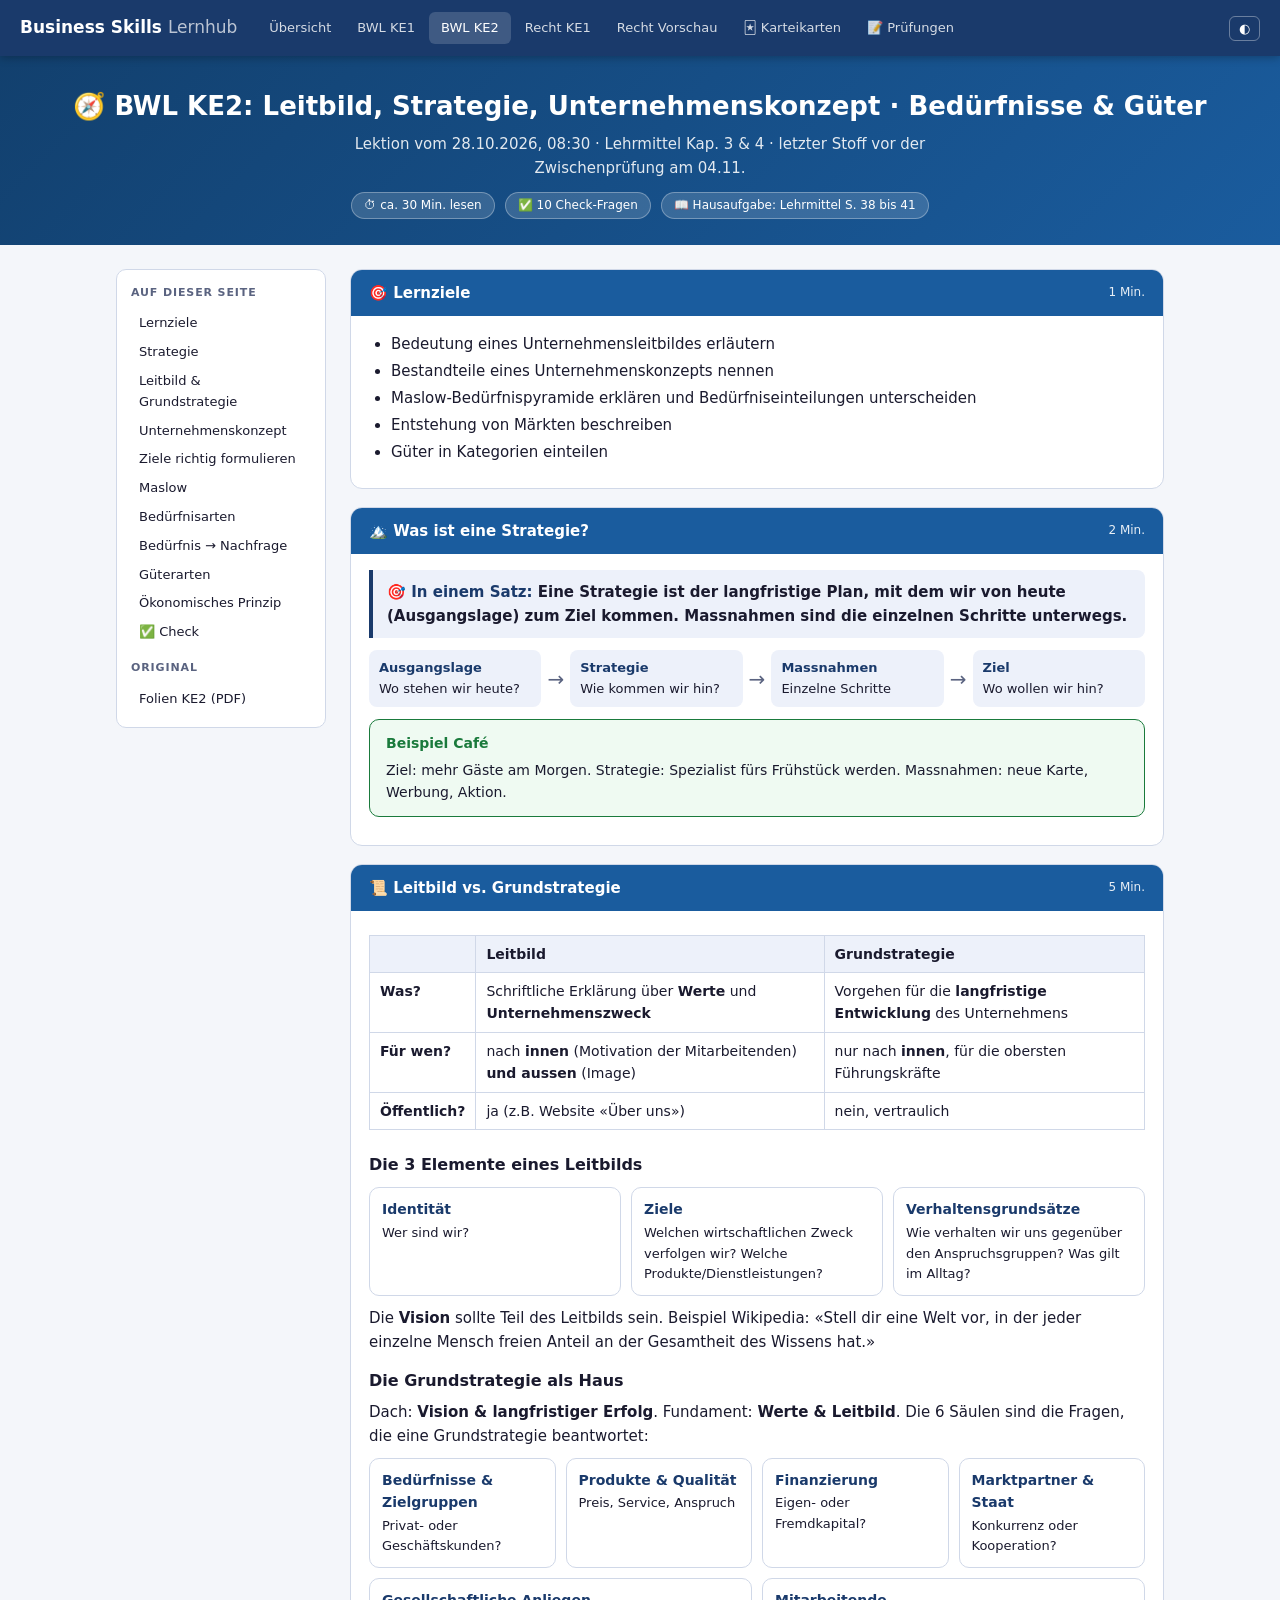
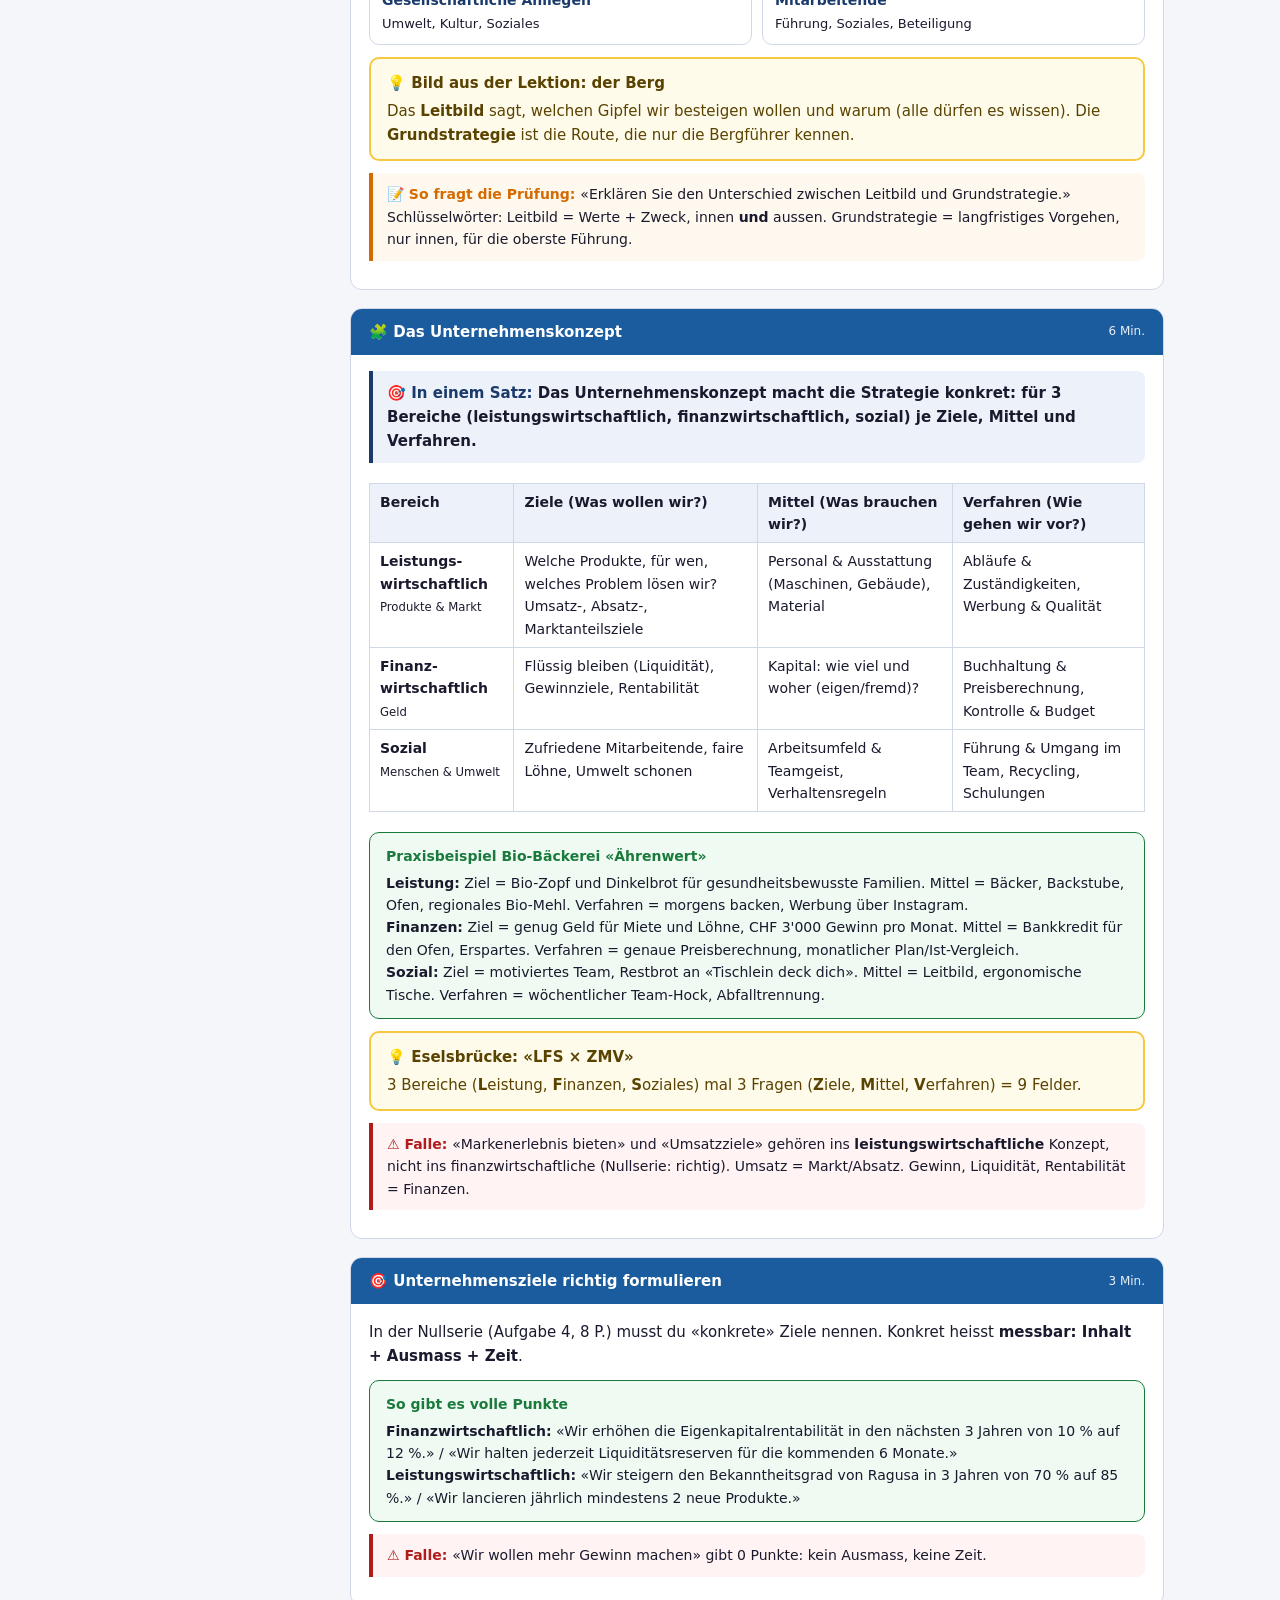
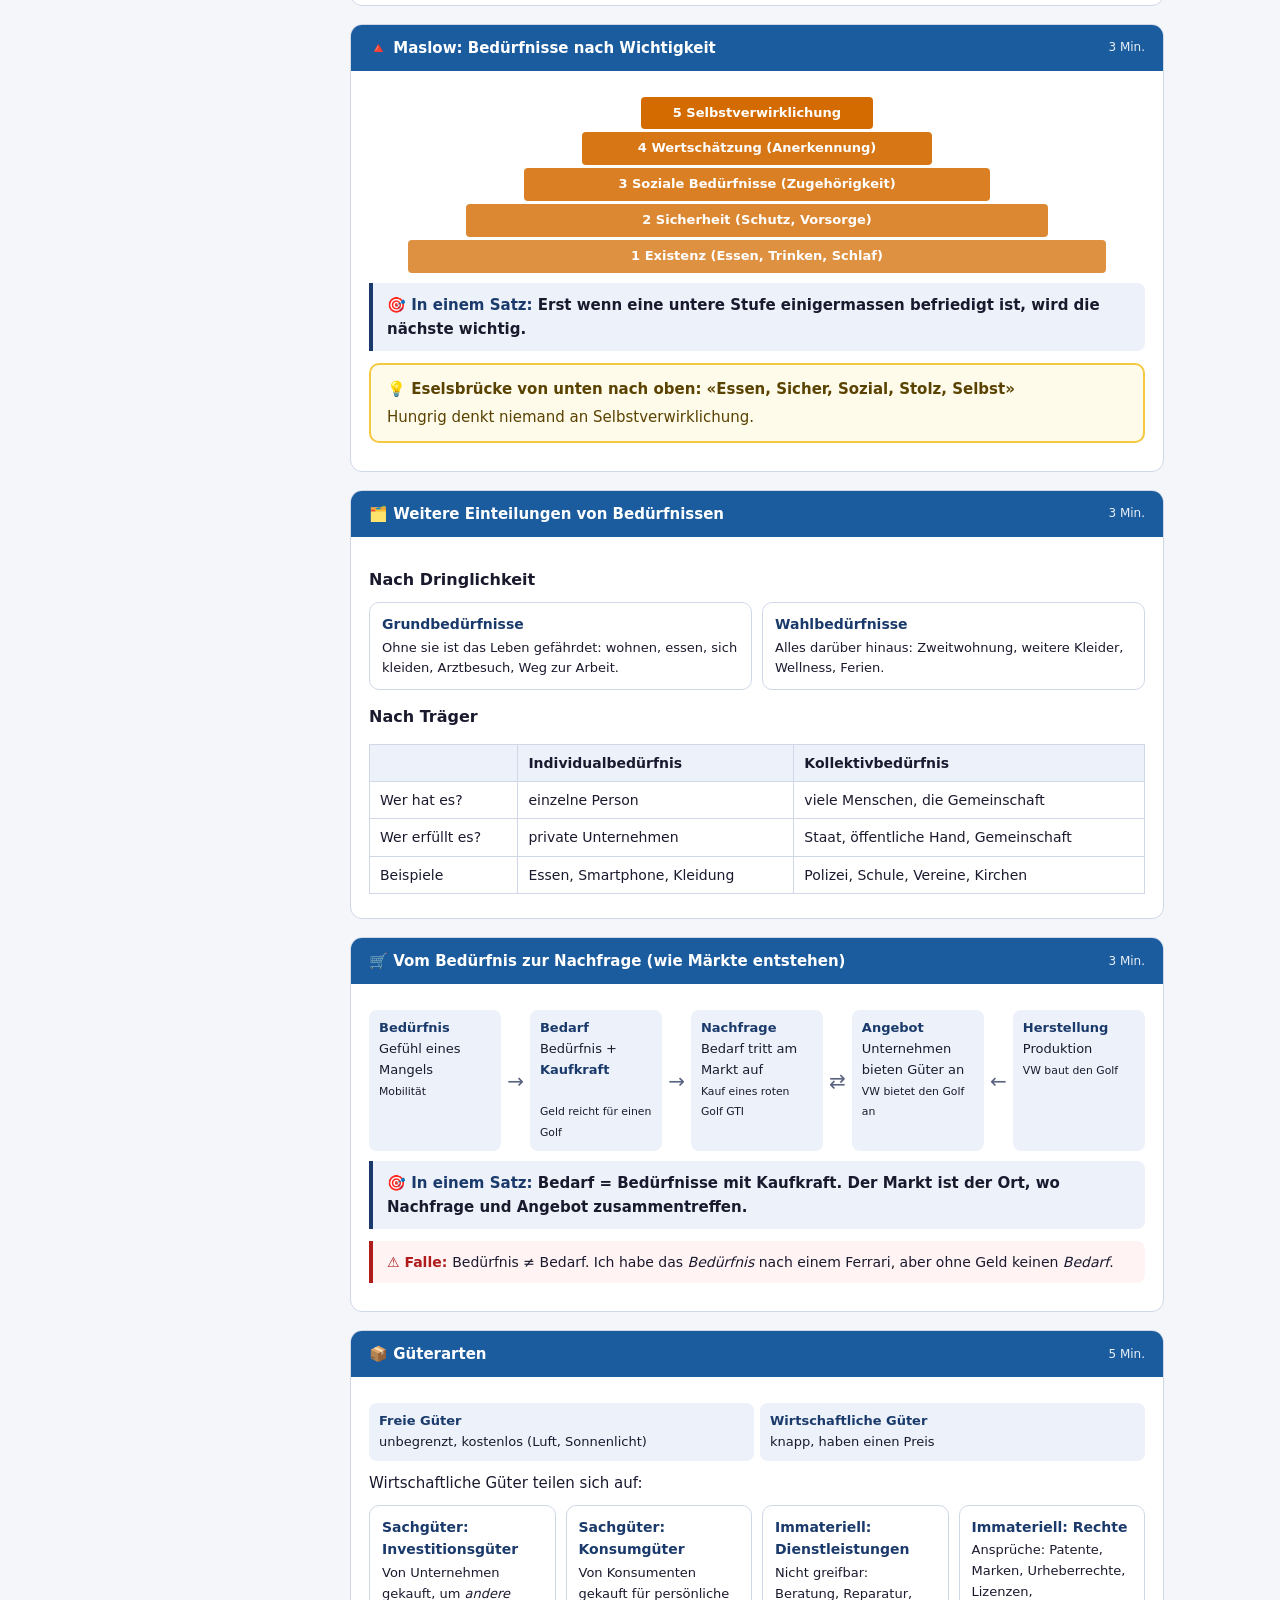
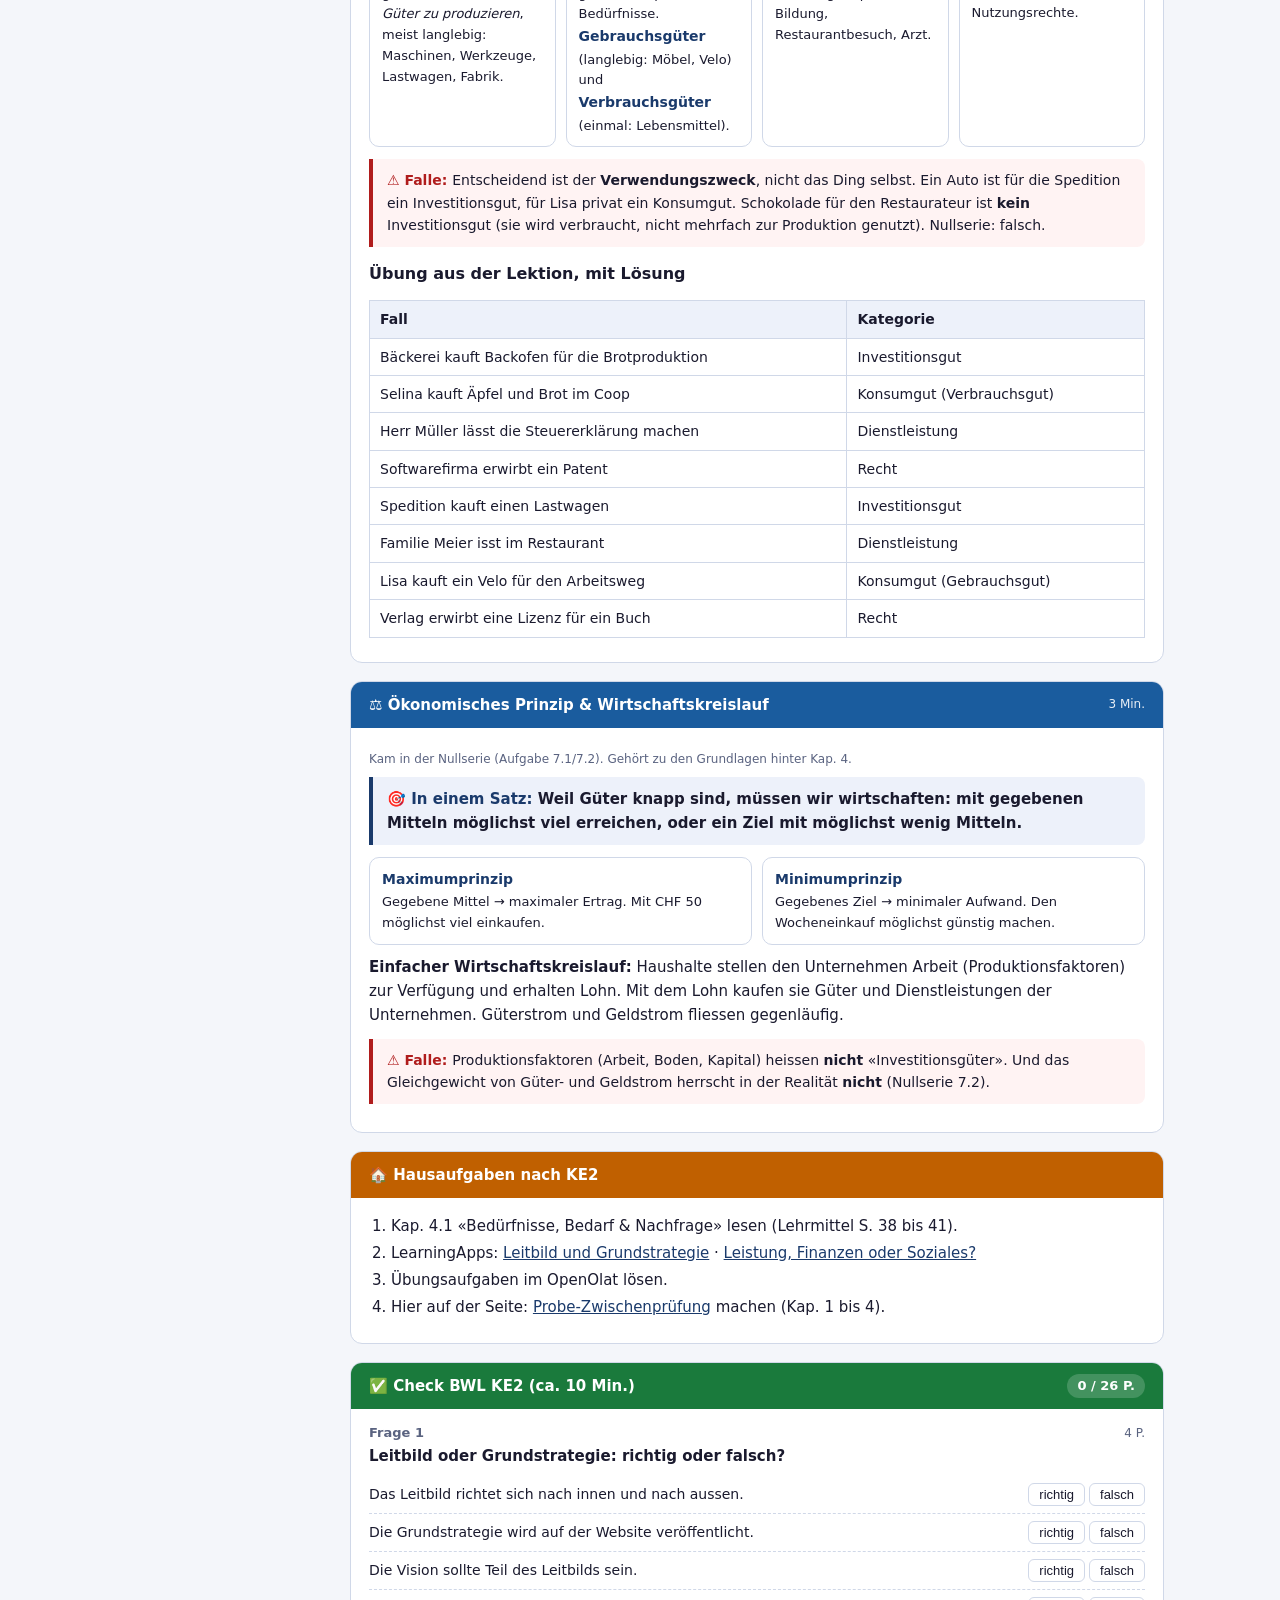
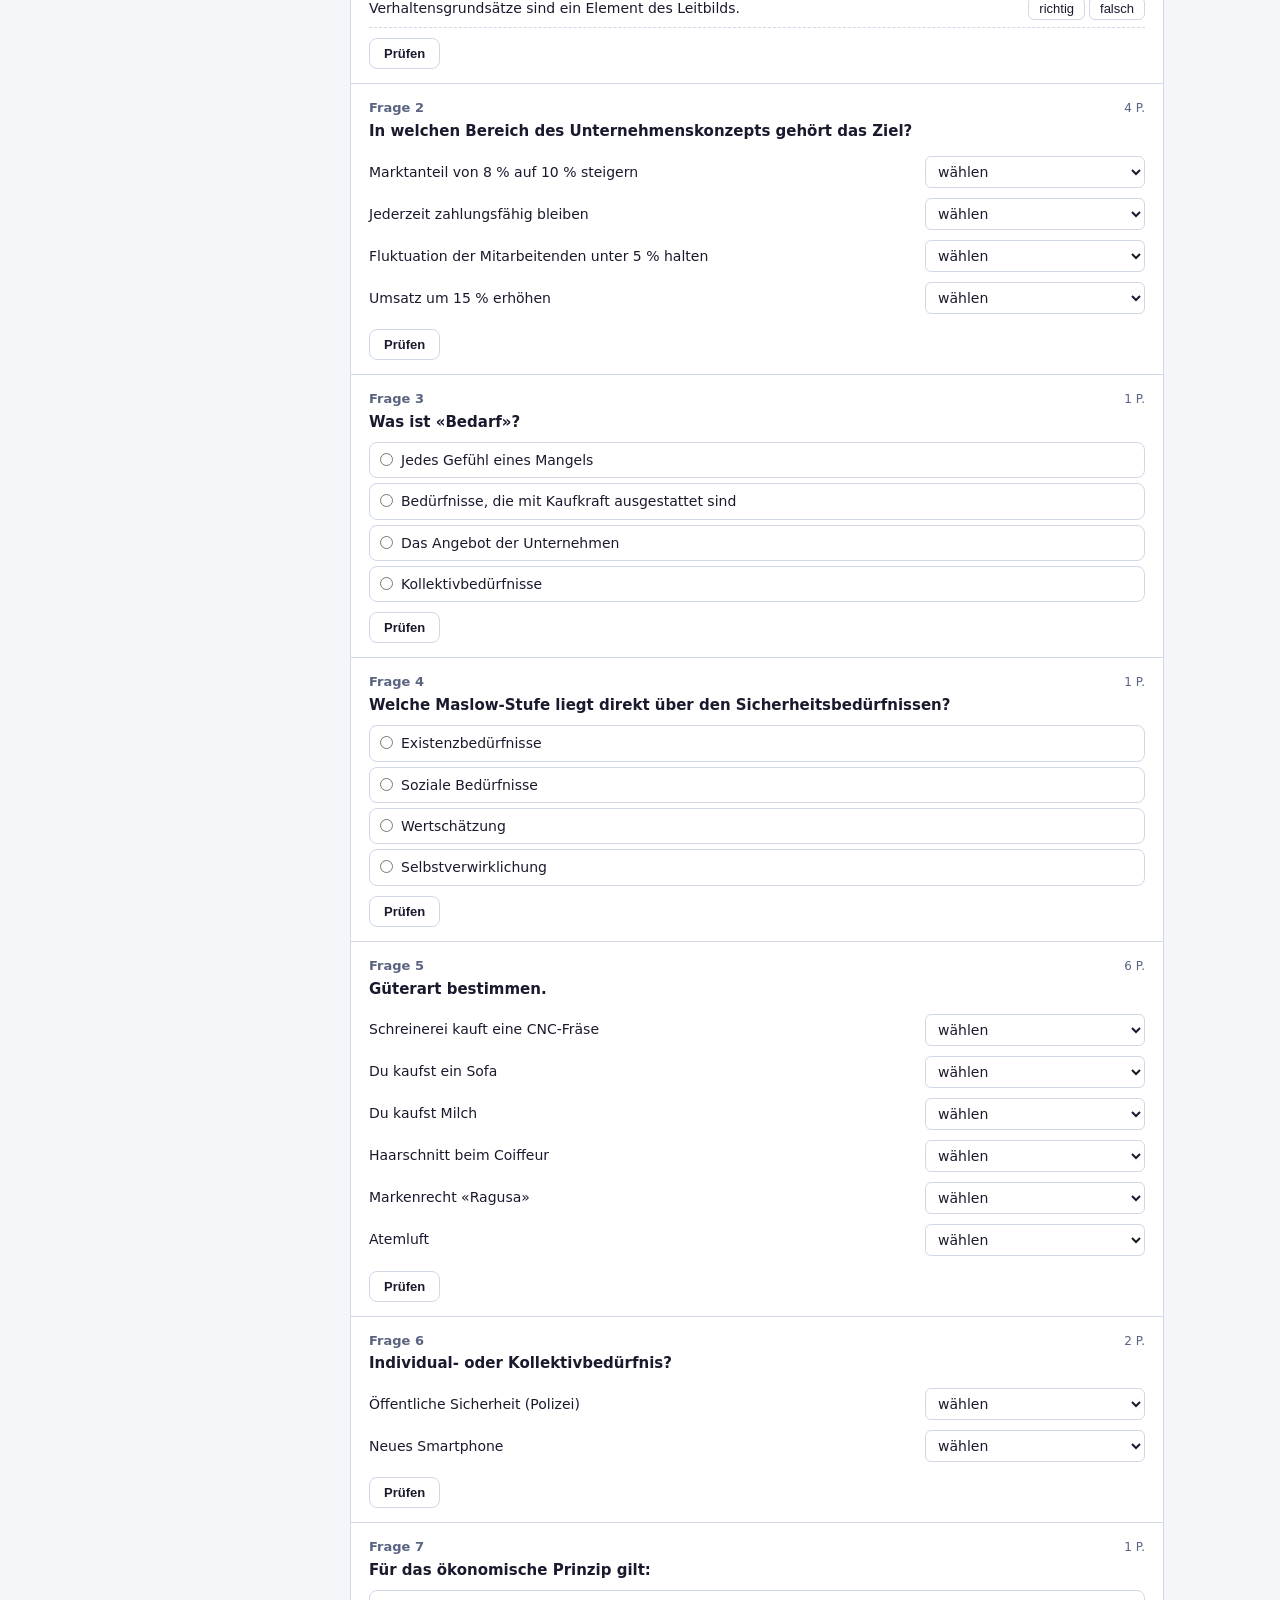
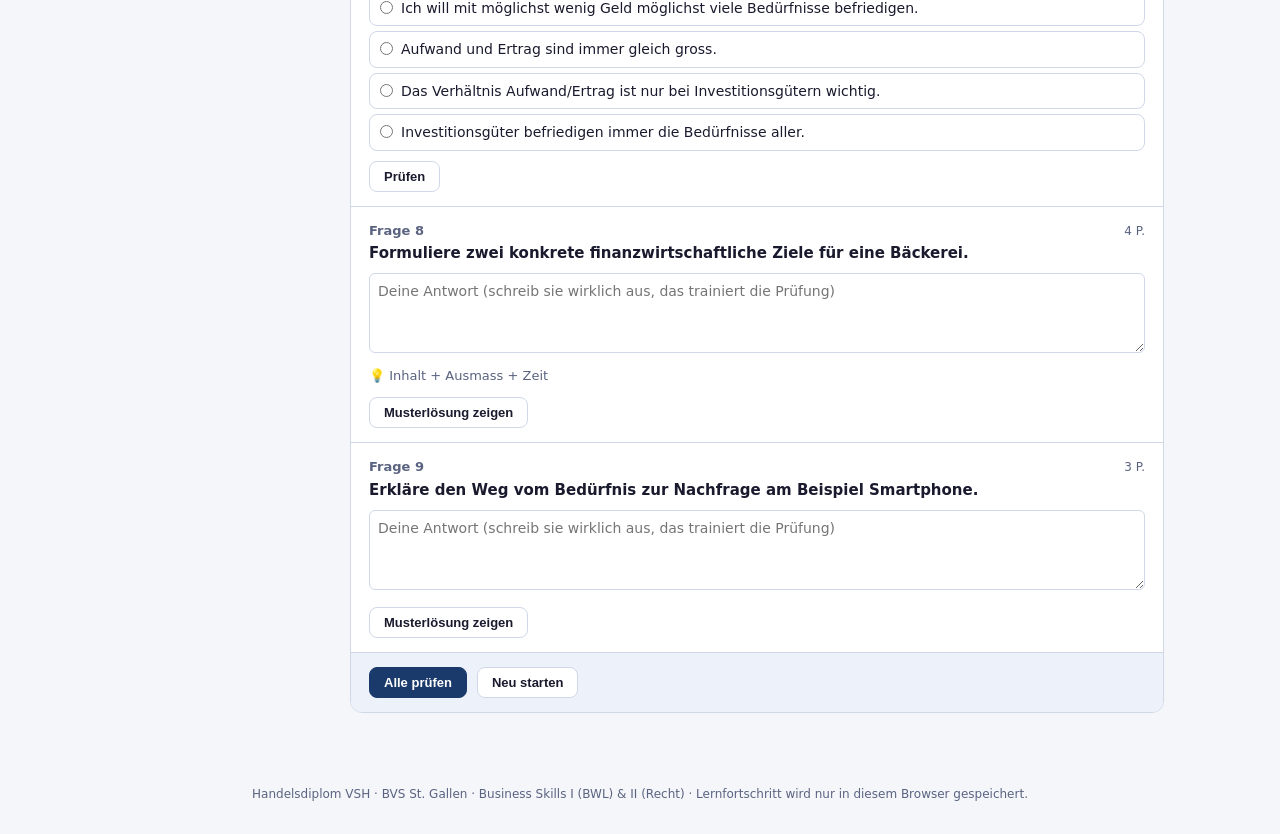
<file: bwl/ke2.html>
<!DOCTYPE html>
<html lang="de">
<head>
<meta charset="UTF-8">
<meta name="viewport" content="width=device-width, initial-scale=1.0">
<title>BWL KE2 | Leitbild, Konzept, Bedürfnisse, Güter</title>
<link rel="stylesheet" href="../style.css">
<script src="../js/site.js"></script>
<script src="../js/quiz.js"></script>
</head>
<body data-base="../" data-page="bwl-ke2">

<div class="page-hero bwl">
  <h1>🧭 BWL KE2: Leitbild, Strategie, Unternehmenskonzept · Bedürfnisse & Güter</h1>
  <p>Lektion vom 28.10.2026, 08:30 · Lehrmittel Kap. 3 & 4 · letzter Stoff vor der Zwischenprüfung am 04.11.</p>
  <div class="hero-meta"><span>⏱ ca. 30 Min. lesen</span><span>✅ 10 Check-Fragen</span><span>📖 Hausaufgabe: Lehrmittel S. 38 bis 41</span></div>
</div>

<div class="learn-layout">
  <aside class="sidebar">
    <h4>Auf dieser Seite</h4>
    <a href="#lernziele">Lernziele</a>
    <a href="#strategie">Strategie</a>
    <a href="#leitbild">Leitbild & Grundstrategie</a>
    <a href="#konzept">Unternehmenskonzept</a>
    <a href="#ziele">Ziele richtig formulieren</a>
    <a href="#maslow">Maslow</a>
    <a href="#beduerfnisse">Bedürfnisarten</a>
    <a href="#nachfrage">Bedürfnis → Nachfrage</a>
    <a href="#gueter">Güterarten</a>
    <a href="#prinzip">Ökonomisches Prinzip</a>
    <a href="#check">✅ Check</a>
    <h4 style="margin-top:12px">Original</h4>
    <a href="../pdfs/bwl-ke2-praesentation.pdf" target="_blank">Folien KE2 (PDF)</a>
  </aside>

  <main>

    <div class="section-block" id="lernziele">
      <div class="block-header bwl">🎯 Lernziele<span class="time">1 Min.</span></div>
      <div class="block-body">
        <ul>
          <li>Bedeutung eines Unternehmensleitbildes erläutern</li>
          <li>Bestandteile eines Unternehmenskonzepts nennen</li>
          <li>Maslow-Bedürfnispyramide erklären und Bedürfniseinteilungen unterscheiden</li>
          <li>Entstehung von Märkten beschreiben</li>
          <li>Güter in Kategorien einteilen</li>
        </ul>
      </div>
    </div>

    <div class="section-block" id="strategie">
      <div class="block-header bwl">🏔️ Was ist eine Strategie?<span class="time">2 Min.</span></div>
      <div class="block-body">
        <p class="core">Eine Strategie ist der langfristige Plan, mit dem wir von heute (Ausgangslage) zum Ziel kommen. Massnahmen sind die einzelnen Schritte unterwegs.</p>
        <div class="flow">
          <div><b>Ausgangslage</b>Wo stehen wir heute?</div><div class="arrow">→</div>
          <div><b>Strategie</b>Wie kommen wir hin?</div><div class="arrow">→</div>
          <div><b>Massnahmen</b>Einzelne Schritte</div><div class="arrow">→</div>
          <div><b>Ziel</b>Wo wollen wir hin?</div>
        </div>
        <div class="example"><div class="t">Beispiel Café</div>Ziel: mehr Gäste am Morgen. Strategie: Spezialist fürs Frühstück werden. Massnahmen: neue Karte, Werbung, Aktion.</div>
      </div>
    </div>

    <div class="section-block" id="leitbild">
      <div class="block-header bwl">📜 Leitbild vs. Grundstrategie<span class="time">5 Min.</span></div>
      <div class="block-body">
        <div class="table-wrap"><table>
          <tr><th></th><th>Leitbild</th><th>Grundstrategie</th></tr>
          <tr><td><b>Was?</b></td><td>Schriftliche Erklärung über <b>Werte</b> und <b>Unternehmenszweck</b></td><td>Vorgehen für die <b>langfristige Entwicklung</b> des Unternehmens</td></tr>
          <tr><td><b>Für wen?</b></td><td>nach <b>innen</b> (Motivation der Mitarbeitenden) <b>und aussen</b> (Image)</td><td>nur nach <b>innen</b>, für die obersten Führungskräfte</td></tr>
          <tr><td><b>Öffentlich?</b></td><td>ja (z.B. Website «Über uns»)</td><td>nein, vertraulich</td></tr>
        </table></div>
        <h3>Die 3 Elemente eines Leitbilds</h3>
        <div class="boxes">
          <div><b>Identität</b>Wer sind wir?</div>
          <div><b>Ziele</b>Welchen wirtschaftlichen Zweck verfolgen wir? Welche Produkte/Dienstleistungen?</div>
          <div><b>Verhaltensgrundsätze</b>Wie verhalten wir uns gegenüber den Anspruchsgruppen? Was gilt im Alltag?</div>
        </div>
        <p>Die <b>Vision</b> sollte Teil des Leitbilds sein. Beispiel Wikipedia: «Stell dir eine Welt vor, in der jeder einzelne Mensch freien Anteil an der Gesamtheit des Wissens hat.»</p>
        <h3>Die Grundstrategie als Haus</h3>
        <p>Dach: <b>Vision & langfristiger Erfolg</b>. Fundament: <b>Werte & Leitbild</b>. Die 6 Säulen sind die Fragen, die eine Grundstrategie beantwortet:</p>
        <div class="boxes">
          <div><b>Bedürfnisse & Zielgruppen</b>Privat- oder Geschäftskunden?</div>
          <div><b>Produkte & Qualität</b>Preis, Service, Anspruch</div>
          <div><b>Finanzierung</b>Eigen- oder Fremdkapital?</div>
          <div><b>Marktpartner & Staat</b>Konkurrenz oder Kooperation?</div>
          <div><b>Gesellschaftliche Anliegen</b>Umwelt, Kultur, Soziales</div>
          <div><b>Mitarbeitende</b>Führung, Soziales, Beteiligung</div>
        </div>
        <div class="lightbulb"><div class="t">💡 Bild aus der Lektion: der Berg</div>Das <b>Leitbild</b> sagt, welchen Gipfel wir besteigen wollen und warum (alle dürfen es wissen). Die <b>Grundstrategie</b> ist die Route, die nur die Bergführer kennen.</div>
        <div class="examtip">«Erklären Sie den Unterschied zwischen Leitbild und Grundstrategie.» Schlüsselwörter: Leitbild = Werte + Zweck, innen <b>und</b> aussen. Grundstrategie = langfristiges Vorgehen, nur innen, für die oberste Führung.</div>
      </div>
    </div>

    <div class="section-block" id="konzept">
      <div class="block-header bwl">🧩 Das Unternehmenskonzept<span class="time">6 Min.</span></div>
      <div class="block-body">
        <p class="core">Das Unternehmenskonzept macht die Strategie konkret: für 3 Bereiche (leistungswirtschaftlich, finanzwirtschaftlich, sozial) je Ziele, Mittel und Verfahren.</p>
        <div class="table-wrap"><table>
          <tr><th>Bereich</th><th>Ziele (Was wollen wir?)</th><th>Mittel (Was brauchen wir?)</th><th>Verfahren (Wie gehen wir vor?)</th></tr>
          <tr><td><b>Leistungs&shy;wirtschaftlich</b><br><small>Produkte & Markt</small></td><td>Welche Produkte, für wen, welches Problem lösen wir? Umsatz-, Absatz-, Marktanteilsziele</td><td>Personal & Ausstattung (Maschinen, Gebäude), Material</td><td>Abläufe & Zuständigkeiten, Werbung & Qualität</td></tr>
          <tr><td><b>Finanz&shy;wirtschaftlich</b><br><small>Geld</small></td><td>Flüssig bleiben (Liquidität), Gewinnziele, Rentabilität</td><td>Kapital: wie viel und woher (eigen/fremd)?</td><td>Buchhaltung & Preisberechnung, Kontrolle & Budget</td></tr>
          <tr><td><b>Sozial</b><br><small>Menschen & Umwelt</small></td><td>Zufriedene Mitarbeitende, faire Löhne, Umwelt schonen</td><td>Arbeitsumfeld & Teamgeist, Verhaltensregeln</td><td>Führung & Umgang im Team, Recycling, Schulungen</td></tr>
        </table></div>
        <div class="example"><div class="t">Praxisbeispiel Bio-Bäckerei «Ährenwert»</div>
          <b>Leistung:</b> Ziel = Bio-Zopf und Dinkelbrot für gesundheitsbewusste Familien. Mittel = Bäcker, Backstube, Ofen, regionales Bio-Mehl. Verfahren = morgens backen, Werbung über Instagram.<br>
          <b>Finanzen:</b> Ziel = genug Geld für Miete und Löhne, CHF 3'000 Gewinn pro Monat. Mittel = Bankkredit für den Ofen, Erspartes. Verfahren = genaue Preisberechnung, monatlicher Plan/Ist-Vergleich.<br>
          <b>Sozial:</b> Ziel = motiviertes Team, Restbrot an «Tischlein deck dich». Mittel = Leitbild, ergonomische Tische. Verfahren = wöchentlicher Team-Hock, Abfalltrennung.</div>
        <div class="lightbulb"><div class="t">💡 Eselsbrücke: «LFS × ZMV»</div>3 Bereiche (<b>L</b>eistung, <b>F</b>inanzen, <b>S</b>oziales) mal 3 Fragen (<b>Z</b>iele, <b>M</b>ittel, <b>V</b>erfahren) = 9 Felder.</div>
        <div class="warn">«Markenerlebnis bieten» und «Umsatzziele» gehören ins <b>leistungswirtschaftliche</b> Konzept, nicht ins finanzwirtschaftliche (Nullserie: richtig). Umsatz = Markt/Absatz. Gewinn, Liquidität, Rentabilität = Finanzen.</div>
      </div>
    </div>

    <div class="section-block" id="ziele">
      <div class="block-header bwl">🎯 Unternehmensziele richtig formulieren<span class="time">3 Min.</span></div>
      <div class="block-body">
        <p>In der Nullserie (Aufgabe 4, 8 P.) musst du «konkrete» Ziele nennen. Konkret heisst <b>messbar: Inhalt + Ausmass + Zeit</b>.</p>
        <div class="example"><div class="t">So gibt es volle Punkte</div>
          <b>Finanzwirtschaftlich:</b> «Wir erhöhen die Eigenkapitalrentabilität in den nächsten 3 Jahren von 10 % auf 12 %.» / «Wir halten jederzeit Liquiditätsreserven für die kommenden 6 Monate.»<br>
          <b>Leistungswirtschaftlich:</b> «Wir steigern den Bekanntheitsgrad von Ragusa in 3 Jahren von 70 % auf 85 %.» / «Wir lancieren jährlich mindestens 2 neue Produkte.»</div>
        <div class="warn">«Wir wollen mehr Gewinn machen» gibt 0 Punkte: kein Ausmass, keine Zeit.</div>
      </div>
    </div>

    <div class="section-block" id="maslow">
      <div class="block-header bwl">🔺 Maslow: Bedürfnisse nach Wichtigkeit<span class="time">3 Min.</span></div>
      <div class="block-body">
        <div class="pyramid">
          <div style="width:30%">5 Selbstverwirklichung</div>
          <div style="width:45%;opacity:.92">4 Wertschätzung (Anerkennung)</div>
          <div style="width:60%;opacity:.86">3 Soziale Bedürfnisse (Zugehörigkeit)</div>
          <div style="width:75%;opacity:.8">2 Sicherheit (Schutz, Vorsorge)</div>
          <div style="width:90%;opacity:.74">1 Existenz (Essen, Trinken, Schlaf)</div>
        </div>
        <p class="core">Erst wenn eine untere Stufe einigermassen befriedigt ist, wird die nächste wichtig.</p>
        <div class="lightbulb"><div class="t">💡 Eselsbrücke von unten nach oben: «Essen, Sicher, Sozial, Stolz, Selbst»</div>Hungrig denkt niemand an Selbstverwirklichung.</div>
      </div>
    </div>

    <div class="section-block" id="beduerfnisse">
      <div class="block-header bwl">🗂️ Weitere Einteilungen von Bedürfnissen<span class="time">3 Min.</span></div>
      <div class="block-body">
        <h3>Nach Dringlichkeit</h3>
        <div class="boxes">
          <div><b>Grundbedürfnisse</b>Ohne sie ist das Leben gefährdet: wohnen, essen, sich kleiden, Arztbesuch, Weg zur Arbeit.</div>
          <div><b>Wahlbedürfnisse</b>Alles darüber hinaus: Zweitwohnung, weitere Kleider, Wellness, Ferien.</div>
        </div>
        <h3>Nach Träger</h3>
        <div class="table-wrap"><table>
          <tr><th></th><th>Individualbedürfnis</th><th>Kollektivbedürfnis</th></tr>
          <tr><td>Wer hat es?</td><td>einzelne Person</td><td>viele Menschen, die Gemeinschaft</td></tr>
          <tr><td>Wer erfüllt es?</td><td>private Unternehmen</td><td>Staat, öffentliche Hand, Gemeinschaft</td></tr>
          <tr><td>Beispiele</td><td>Essen, Smartphone, Kleidung</td><td>Polizei, Schule, Vereine, Kirchen</td></tr>
        </table></div>
      </div>
    </div>

    <div class="section-block" id="nachfrage">
      <div class="block-header bwl">🛒 Vom Bedürfnis zur Nachfrage (wie Märkte entstehen)<span class="time">3 Min.</span></div>
      <div class="block-body">
        <div class="flow">
          <div><b>Bedürfnis</b>Gefühl eines Mangels<br><small>Mobilität</small></div><div class="arrow">→</div>
          <div><b>Bedarf</b>Bedürfnis + <b>Kaufkraft</b><br><small>Geld reicht für einen Golf</small></div><div class="arrow">→</div>
          <div><b>Nachfrage</b>Bedarf tritt am Markt auf<br><small>Kauf eines roten Golf GTI</small></div><div class="arrow">⇄</div>
          <div><b>Angebot</b>Unternehmen bieten Güter an<br><small>VW bietet den Golf an</small></div><div class="arrow">←</div>
          <div><b>Herstellung</b>Produktion<br><small>VW baut den Golf</small></div>
        </div>
        <p class="core">Bedarf = Bedürfnisse mit Kaufkraft. Der Markt ist der Ort, wo Nachfrage und Angebot zusammentreffen.</p>
        <div class="warn">Bedürfnis ≠ Bedarf. Ich habe das <em>Bedürfnis</em> nach einem Ferrari, aber ohne Geld keinen <em>Bedarf</em>.</div>
      </div>
    </div>

    <div class="section-block" id="gueter">
      <div class="block-header bwl">📦 Güterarten<span class="time">5 Min.</span></div>
      <div class="block-body">
        <div class="flow">
          <div><b>Freie Güter</b>unbegrenzt, kostenlos (Luft, Sonnenlicht)</div>
          <div><b>Wirtschaftliche Güter</b>knapp, haben einen Preis</div>
        </div>
        <p>Wirtschaftliche Güter teilen sich auf:</p>
        <div class="boxes">
          <div><b>Sachgüter: Investitionsgüter</b>Von Unternehmen gekauft, um <em>andere Güter zu produzieren</em>, meist langlebig: Maschinen, Werkzeuge, Lastwagen, Fabrik.</div>
          <div><b>Sachgüter: Konsumgüter</b>Von Konsumenten gekauft für persönliche Bedürfnisse. <b>Gebrauchsgüter</b> (langlebig: Möbel, Velo) und <b>Verbrauchsgüter</b> (einmal: Lebensmittel).</div>
          <div><b>Immateriell: Dienstleistungen</b>Nicht greifbar: Beratung, Reparatur, Bildung, Restaurantbesuch, Arzt.</div>
          <div><b>Immateriell: Rechte</b>Ansprüche: Patente, Marken, Urheberrechte, Lizenzen, Nutzungsrechte.</div>
        </div>
        <div class="warn">Entscheidend ist der <b>Verwendungszweck</b>, nicht das Ding selbst. Ein Auto ist für die Spedition ein Investitionsgut, für Lisa privat ein Konsumgut. Schokolade für den Restaurateur ist <b>kein</b> Investitionsgut (sie wird verbraucht, nicht mehrfach zur Produktion genutzt). Nullserie: falsch.</div>
        <h3>Übung aus der Lektion, mit Lösung</h3>
        <div class="table-wrap"><table>
          <tr><th>Fall</th><th>Kategorie</th></tr>
          <tr><td>Bäckerei kauft Backofen für die Brotproduktion</td><td>Investitionsgut</td></tr>
          <tr><td>Selina kauft Äpfel und Brot im Coop</td><td>Konsumgut (Verbrauchsgut)</td></tr>
          <tr><td>Herr Müller lässt die Steuererklärung machen</td><td>Dienstleistung</td></tr>
          <tr><td>Softwarefirma erwirbt ein Patent</td><td>Recht</td></tr>
          <tr><td>Spedition kauft einen Lastwagen</td><td>Investitionsgut</td></tr>
          <tr><td>Familie Meier isst im Restaurant</td><td>Dienstleistung</td></tr>
          <tr><td>Lisa kauft ein Velo für den Arbeitsweg</td><td>Konsumgut (Gebrauchsgut)</td></tr>
          <tr><td>Verlag erwirbt eine Lizenz für ein Buch</td><td>Recht</td></tr>
        </table></div>
      </div>
    </div>

    <div class="section-block" id="prinzip">
      <div class="block-header bwl">⚖️ Ökonomisches Prinzip & Wirtschaftskreislauf<span class="time">3 Min.</span></div>
      <div class="block-body">
        <p class="src">Kam in der Nullserie (Aufgabe 7.1/7.2). Gehört zu den Grundlagen hinter Kap. 4.</p>
        <p class="core">Weil Güter knapp sind, müssen wir wirtschaften: mit gegebenen Mitteln möglichst viel erreichen, oder ein Ziel mit möglichst wenig Mitteln.</p>
        <div class="boxes">
          <div><b>Maximumprinzip</b>Gegebene Mittel → maximaler Ertrag. Mit CHF 50 möglichst viel einkaufen.</div>
          <div><b>Minimumprinzip</b>Gegebenes Ziel → minimaler Aufwand. Den Wocheneinkauf möglichst günstig machen.</div>
        </div>
        <p><b>Einfacher Wirtschaftskreislauf:</b> Haushalte stellen den Unternehmen Arbeit (Produktionsfaktoren) zur Verfügung und erhalten Lohn. Mit dem Lohn kaufen sie Güter und Dienstleistungen der Unternehmen. Güterstrom und Geldstrom fliessen gegenläufig.</p>
        <div class="warn">Produktionsfaktoren (Arbeit, Boden, Kapital) heissen <b>nicht</b> «Investitionsgüter». Und das Gleichgewicht von Güter- und Geldstrom herrscht in der Realität <b>nicht</b> (Nullserie 7.2).</div>
      </div>
    </div>

    <div class="section-block">
      <div class="block-header orange">🏠 Hausaufgaben nach KE2</div>
      <div class="block-body">
        <ol>
          <li>Kap. 4.1 «Bedürfnisse, Bedarf & Nachfrage» lesen (Lehrmittel S. 38 bis 41).</li>
          <li>LearningApps: <a href="https://learningapps.org/view5534523" target="_blank">Leitbild und Grundstrategie</a> · <a href="https://learningapps.org/view13802240" target="_blank">Leistung, Finanzen oder Soziales?</a></li>
          <li>Übungsaufgaben im OpenOlat lösen.</li>
          <li>Hier auf der Seite: <a href="zp.html">Probe-Zwischenprüfung</a> machen (Kap. 1 bis 4).</li>
        </ol>
      </div>
    </div>

    <div id="check"></div>
  </main>
</div>

<script>
Quiz.mount('#check', {
  id: 'bwl-ke2', title: '✅ Check BWL KE2 (ca. 10 Min.)',
  questions: [
    { type: 'tf', pts: 4, q: 'Leitbild oder Grundstrategie: richtig oder falsch?', items: [
      { s: 'Das Leitbild richtet sich nach innen und nach aussen.', a: true, why: 'Innen: Motivation. Aussen: Image.' },
      { s: 'Die Grundstrategie wird auf der Website veröffentlicht.', a: false, why: 'Nur nach innen, für die oberste Führung.' },
      { s: 'Die Vision sollte Teil des Leitbilds sein.', a: true },
      { s: 'Verhaltensgrundsätze sind ein Element des Leitbilds.', a: true, why: 'Identität, Ziele, Verhaltensgrundsätze.' }
    ] },
    { type: 'match', pts: 4, q: 'In welchen Bereich des Unternehmenskonzepts gehört das Ziel?', choices: ['leistungswirtschaftlich', 'finanzwirtschaftlich', 'sozial'], items: [
      { s: 'Marktanteil von 8 % auf 10 % steigern', a: 'leistungswirtschaftlich' },
      { s: 'Jederzeit zahlungsfähig bleiben', a: 'finanzwirtschaftlich' },
      { s: 'Fluktuation der Mitarbeitenden unter 5 % halten', a: 'sozial' },
      { s: 'Umsatz um 15 % erhöhen', a: 'leistungswirtschaftlich' }
    ], why: 'Umsatz und Marktanteil = Markt/Leistung. Liquidität, Gewinn, Rentabilität = Finanzen.' },
    { type: 'mc', pts: 1, q: 'Was ist «Bedarf»?', opts: ['Jedes Gefühl eines Mangels', 'Bedürfnisse, die mit Kaufkraft ausgestattet sind', 'Das Angebot der Unternehmen', 'Kollektivbedürfnisse'], a: [1] },
    { type: 'mc', pts: 1, q: 'Welche Maslow-Stufe liegt direkt über den Sicherheitsbedürfnissen?', opts: ['Existenzbedürfnisse', 'Soziale Bedürfnisse', 'Wertschätzung', 'Selbstverwirklichung'], a: [1] },
    { type: 'match', pts: 6, q: 'Güterart bestimmen.', choices: ['Investitionsgut', 'Konsumgut (Gebrauchsgut)', 'Konsumgut (Verbrauchsgut)', 'Dienstleistung', 'Recht', 'freies Gut'], items: [
      { s: 'Schreinerei kauft eine CNC-Fräse', a: 'Investitionsgut' },
      { s: 'Du kaufst ein Sofa', a: 'Konsumgut (Gebrauchsgut)' },
      { s: 'Du kaufst Milch', a: 'Konsumgut (Verbrauchsgut)' },
      { s: 'Haarschnitt beim Coiffeur', a: 'Dienstleistung' },
      { s: 'Markenrecht «Ragusa»', a: 'Recht' },
      { s: 'Atemluft', a: 'freies Gut' }
    ] },
    { type: 'match', pts: 2, q: 'Individual- oder Kollektivbedürfnis?', choices: ['Individualbedürfnis', 'Kollektivbedürfnis'], items: [
      { s: 'Öffentliche Sicherheit (Polizei)', a: 'Kollektivbedürfnis' }, { s: 'Neues Smartphone', a: 'Individualbedürfnis' }
    ] },
    { type: 'mc', pts: 1, q: 'Für das ökonomische Prinzip gilt:', opts: ['Ich will mit möglichst wenig Geld möglichst viele Bedürfnisse befriedigen.', 'Aufwand und Ertrag sind immer gleich gross.', 'Das Verhältnis Aufwand/Ertrag ist nur bei Investitionsgütern wichtig.', 'Investitionsgüter befriedigen immer die Bedürfnisse aller.'], a: [0], why: 'Das ist die Lösung aus der Nullserie 7.1.' },
    { type: 'open', pts: 4, q: 'Formuliere zwei konkrete finanzwirtschaftliche Ziele für eine Bäckerei.', hint: 'Inhalt + Ausmass + Zeit', model: 'Z.B. 1) «Wir erzielen ab 2027 einen Gewinn von mindestens CHF 3\'000 pro Monat.» 2) «Wir halten jederzeit eine Liquiditätsreserve für 3 Monatslöhne.» Auch möglich: Eigenkapitalrentabilität von x % auf y % in z Jahren.' },
    { type: 'open', pts: 3, q: 'Erkläre den Weg vom Bedürfnis zur Nachfrage am Beispiel Smartphone.', model: 'Bedürfnis: Ich spüre den Mangel, erreichbar zu sein / Wunsch nach einem neuen Handy. Bedarf: Ich habe genug Geld (Kaufkraft) für ein iPhone. Nachfrage: Ich gehe in den Laden/Onlineshop und trete als Käufer am Markt auf, wo Apple bzw. der Händler das Gerät anbietet.' }
  ]
});
</script>
</body>
</html>
</file>
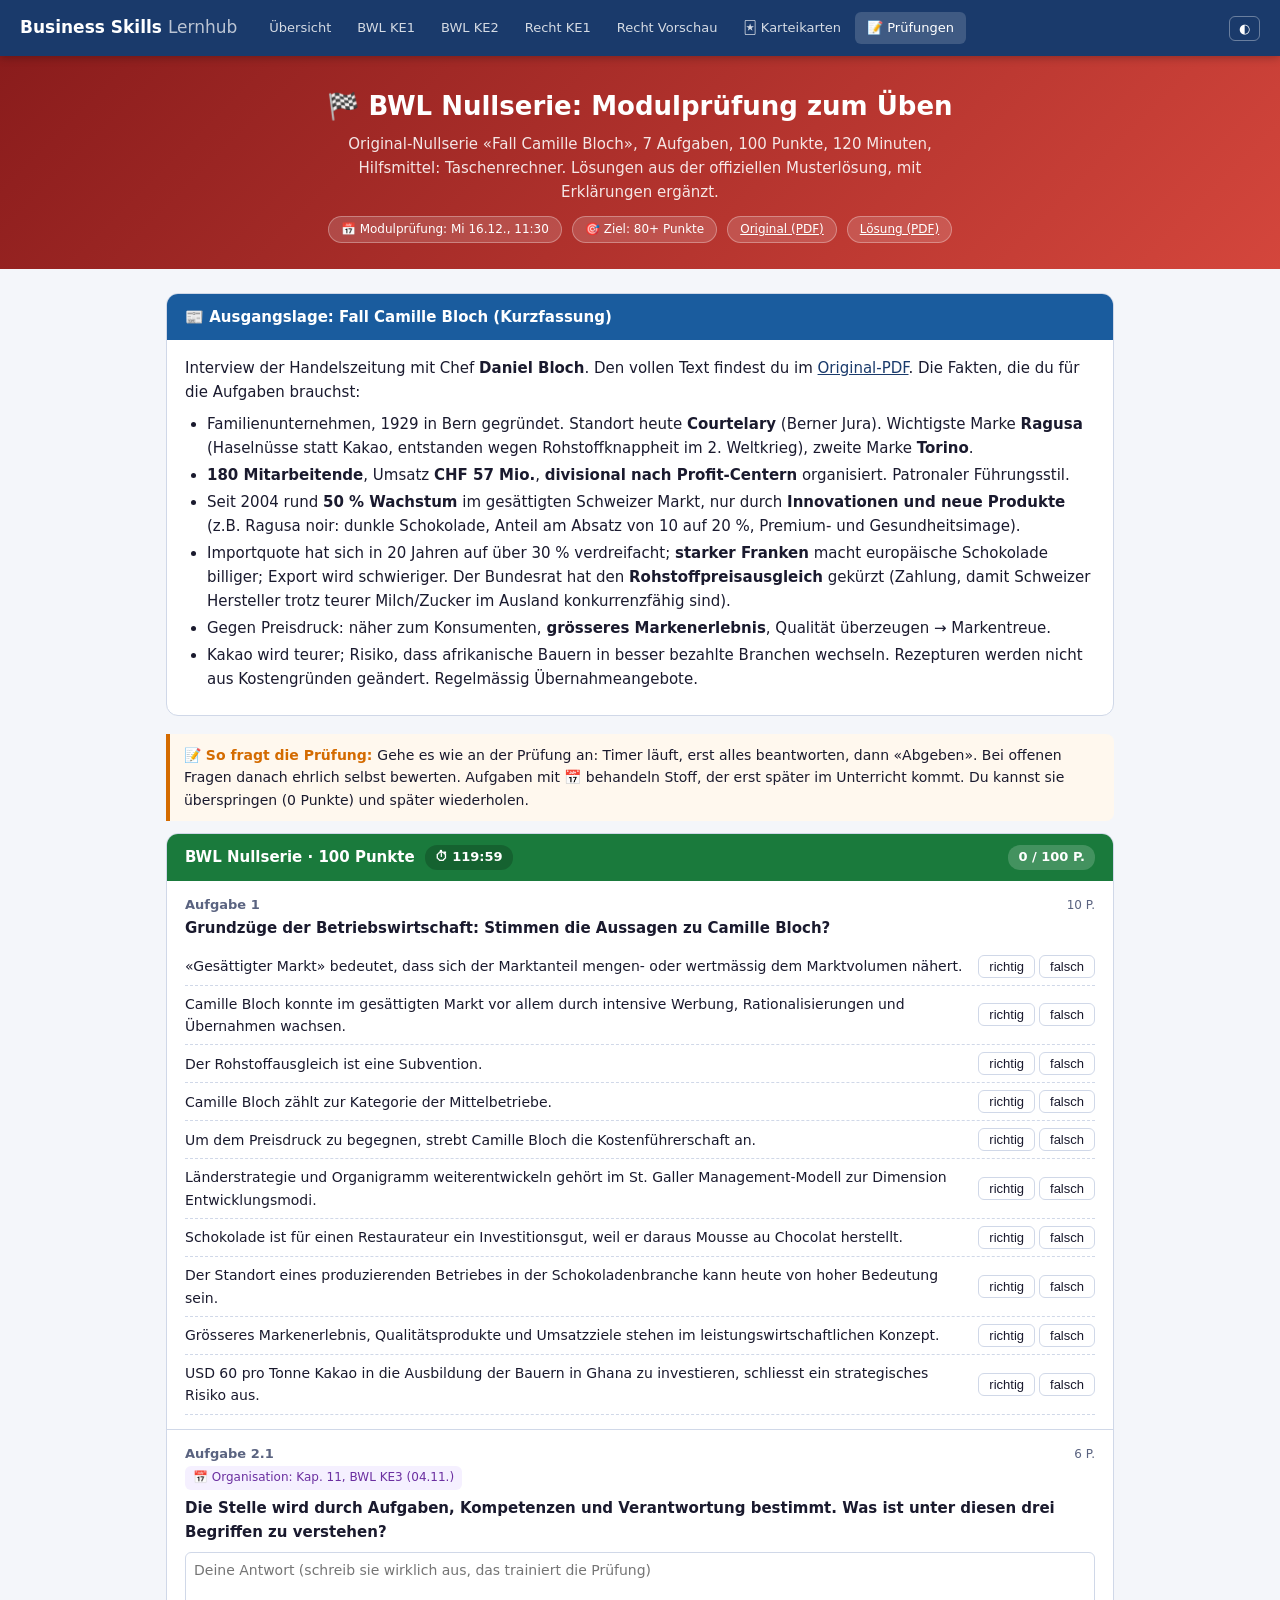
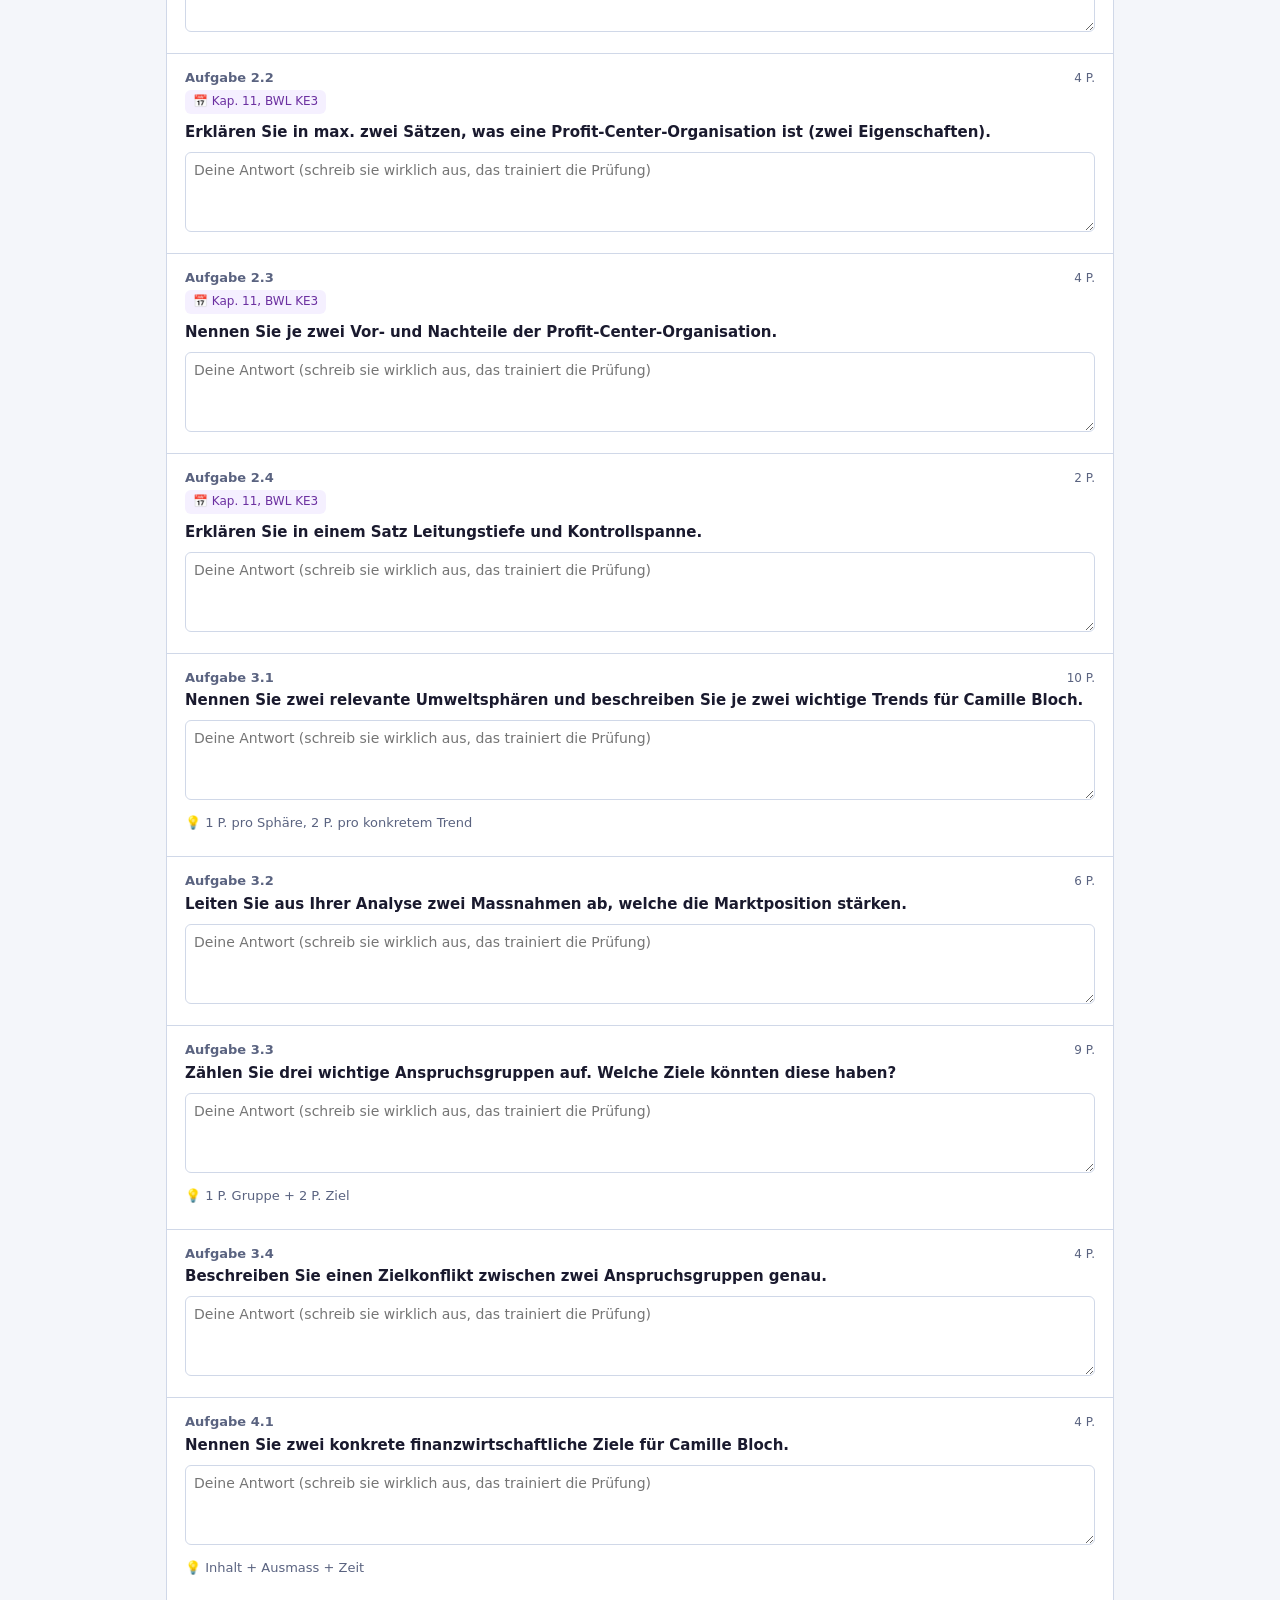
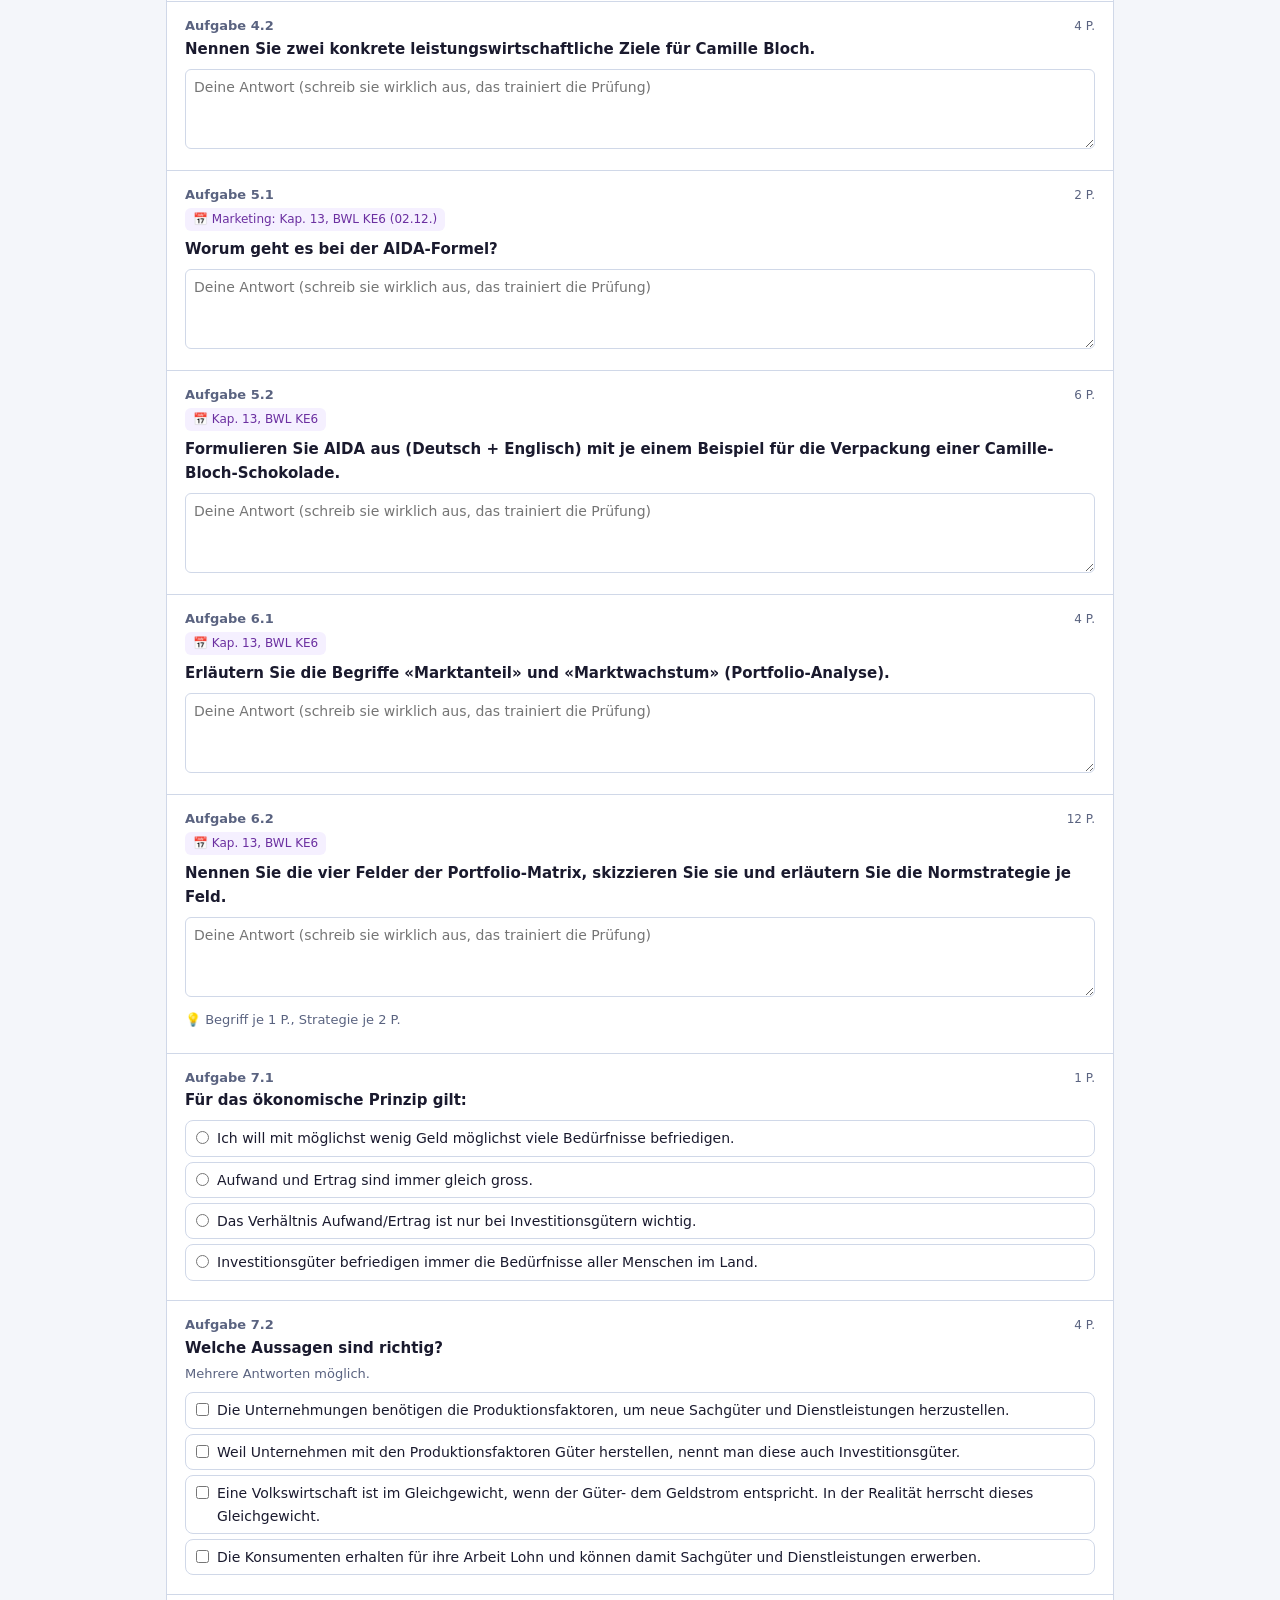
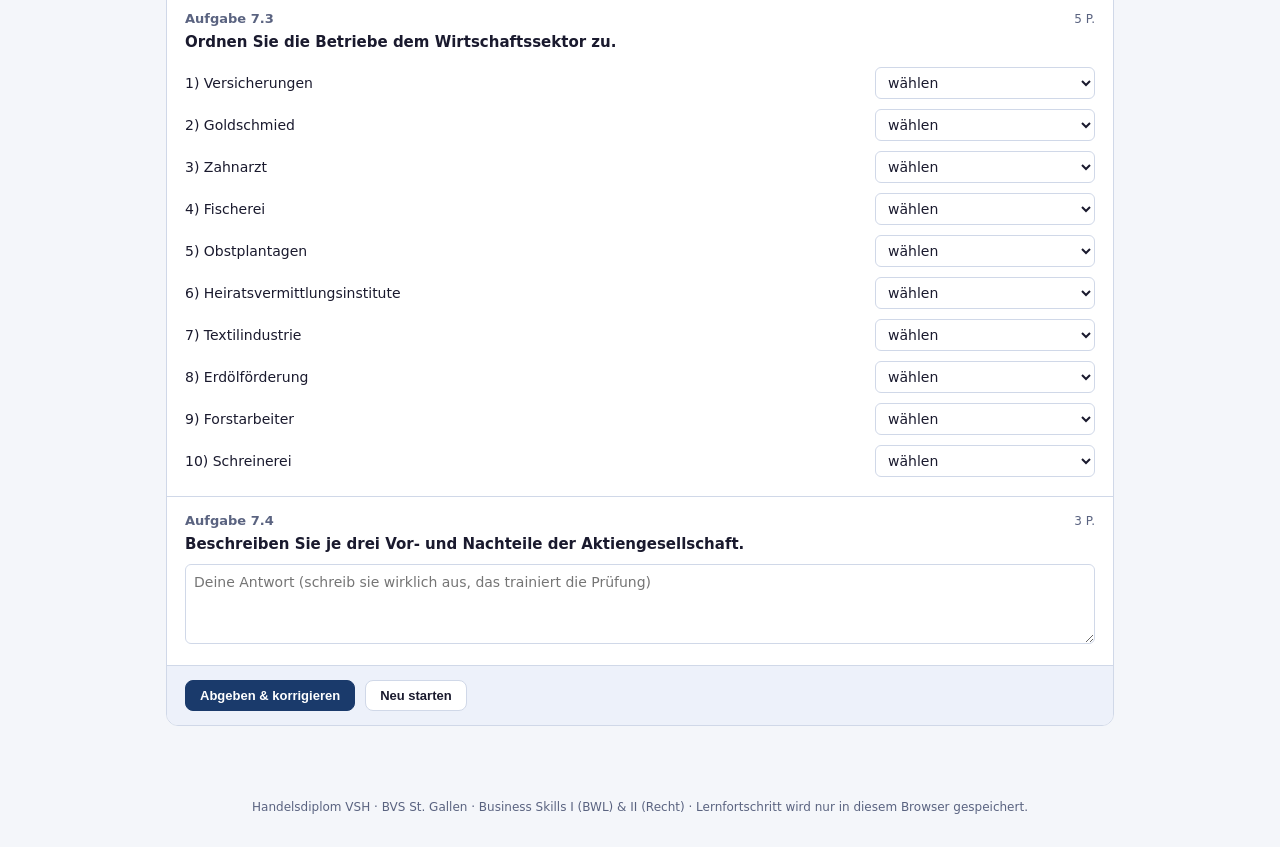
<file: bwl/nullserie.html>
<!DOCTYPE html>
<html lang="de">
<head>
<meta charset="UTF-8">
<meta name="viewport" content="width=device-width, initial-scale=1.0">
<title>BWL Nullserie | Prüfungssimulation</title>
<link rel="stylesheet" href="../style.css">
<script src="../js/site.js"></script>
<script src="../js/quiz.js"></script>
</head>
<body data-base="../" data-page="pruefungen">

<div class="page-hero exam">
  <h1>🏁 BWL Nullserie: Modulprüfung zum Üben</h1>
  <p>Original-Nullserie «Fall Camille Bloch», 7 Aufgaben, 100 Punkte, 120 Minuten, Hilfsmittel: Taschenrechner. Lösungen aus der offiziellen Musterlösung, mit Erklärungen ergänzt.</p>
  <div class="hero-meta"><span>📅 Modulprüfung: Mi 16.12., 11:30</span><span>🎯 Ziel: 80+ Punkte</span><span><a href="../pdfs/bwl-nullserie-aufgabe.pdf" target="_blank" style="color:#fff">Original (PDF)</a></span><span><a href="../pdfs/bwl-nullserie-loesung.pdf" target="_blank" style="color:#fff">Lösung (PDF)</a></span></div>
</div>

<div class="container">

  <div class="section-block">
    <div class="block-header bwl">📰 Ausgangslage: Fall Camille Bloch (Kurzfassung)</div>
    <div class="block-body">
      <p>Interview der Handelszeitung mit Chef <b>Daniel Bloch</b>. Den vollen Text findest du im <a href="../pdfs/bwl-nullserie-aufgabe.pdf" target="_blank">Original-PDF</a>. Die Fakten, die du für die Aufgaben brauchst:</p>
      <ul>
        <li>Familienunternehmen, 1929 in Bern gegründet. Standort heute <b>Courtelary</b> (Berner Jura). Wichtigste Marke <b>Ragusa</b> (Haselnüsse statt Kakao, entstanden wegen Rohstoffknappheit im 2. Weltkrieg), zweite Marke <b>Torino</b>.</li>
        <li><b>180 Mitarbeitende</b>, Umsatz <b>CHF 57 Mio.</b>, <b>divisional nach Profit-Centern</b> organisiert. Patronaler Führungsstil.</li>
        <li>Seit 2004 rund <b>50 % Wachstum</b> im gesättigten Schweizer Markt, nur durch <b>Innovationen und neue Produkte</b> (z.B. Ragusa noir: dunkle Schokolade, Anteil am Absatz von 10 auf 20 %, Premium- und Gesundheitsimage).</li>
        <li>Importquote hat sich in 20 Jahren auf über 30 % verdreifacht; <b>starker Franken</b> macht europäische Schokolade billiger; Export wird schwieriger. Der Bundesrat hat den <b>Rohstoffpreisausgleich</b> gekürzt (Zahlung, damit Schweizer Hersteller trotz teurer Milch/Zucker im Ausland konkurrenzfähig sind).</li>
        <li>Gegen Preisdruck: näher zum Konsumenten, <b>grösseres Markenerlebnis</b>, Qualität überzeugen → Markentreue.</li>
        <li>Kakao wird teurer; Risiko, dass afrikanische Bauern in besser bezahlte Branchen wechseln. Rezepturen werden nicht aus Kostengründen geändert. Regelmässig Übernahmeangebote.</li>
      </ul>
    </div>
  </div>

  <div class="examtip">Gehe es wie an der Prüfung an: Timer läuft, erst alles beantworten, dann «Abgeben». Bei offenen Fragen danach ehrlich selbst bewerten. Aufgaben mit 📅 behandeln Stoff, der erst später im Unterricht kommt. Du kannst sie überspringen (0 Punkte) und später wiederholen.</div>

  <div id="exam"></div>
</div>

<script>
Quiz.mount('#exam', {
  id: 'bwl-null', title: 'BWL Nullserie · 100 Punkte', exam: true, minutes: 120,
  questions: [
    { num: 'Aufgabe 1', type: 'tf', pts: 10, q: 'Grundzüge der Betriebswirtschaft: Stimmen die Aussagen zu Camille Bloch?', items: [
      { s: '«Gesättigter Markt» bedeutet, dass sich der Marktanteil mengen- oder wertmässig dem Marktvolumen nähert.', a: false, why: 'Gesättigt = das <b>Marktvolumen</b> (tatsächlicher Absatz aller Anbieter) nähert sich dem <b>Marktpotenzial</b> (maximal möglicher Absatz).' },
      { s: 'Camille Bloch konnte im gesättigten Markt vor allem durch intensive Werbung, Rationalisierungen und Übernahmen wachsen.', a: false, why: 'Laut Interview nur durch Innovationen und neue Produkte.' },
      { s: 'Der Rohstoffausgleich ist eine Subvention.', a: true, why: 'Staatliche Zahlung zur Unterstützung der Exporteure.' },
      { s: 'Camille Bloch zählt zur Kategorie der Mittelbetriebe.', a: true, why: '180 Mitarbeitende = 50 bis 249.' },
      { s: 'Um dem Preisdruck zu begegnen, strebt Camille Bloch die Kostenführerschaft an.', a: false, why: 'Sie setzen auf Markenerlebnis und Qualität = Differenzierung, nicht billigster Anbieter.' },
      { s: 'Länderstrategie und Organigramm weiterentwickeln gehört im St. Galler Management-Modell zur Dimension Entwicklungsmodi.', a: false, why: 'Strategie und Struktur = Ordnungsmomente.' },
      { s: 'Schokolade ist für einen Restaurateur ein Investitionsgut, weil er daraus Mousse au Chocolat herstellt.', a: false, why: 'Investitionsgüter werden mehrfach zur Produktion genutzt (Herd, Mixer). Schokolade wird verbraucht.' },
      { s: 'Der Standort eines produzierenden Betriebes in der Schokoladenbranche kann heute von hoher Bedeutung sein.', a: true, why: 'Rohstoffe, Arbeitskräfte, Transport, Swissness.' },
      { s: 'Grösseres Markenerlebnis, Qualitätsprodukte und Umsatzziele stehen im leistungswirtschaftlichen Konzept.', a: true, why: 'Markt, Produkte, Umsatz = leistungswirtschaftlich.' },
      { s: 'USD 60 pro Tonne Kakao in die Ausbildung der Bauern in Ghana zu investieren, schliesst ein strategisches Risiko aus.', a: false, why: 'Es <b>vermindert</b> das Risiko, schliesst es aber nicht aus.' }
    ] },
    { num: 'Aufgabe 2.1', type: 'open', pts: 6, later: 'Organisation: Kap. 11, BWL KE3 (04.11.)', q: 'Die Stelle wird durch Aufgaben, Kompetenzen und Verantwortung bestimmt. Was ist unter diesen drei Begriffen zu verstehen?',
      model: '<b>Aufgaben:</b> die Verpflichtung, eine an den Unternehmenszielen orientierte Tätigkeit auszuüben.<br><b>Kompetenzen:</b> das Recht, eigenverantwortlich zu handeln; bei Instanzen (Vorgesetzten) auch die Befugnis, Unterstellten Anordnungen zu geben.<br><b>Verantwortung:</b> die Pflicht, sich gegenüber einer Instanz für seine Handlungen zu rechtfertigen.<br><i>Merke das Kongruenzprinzip: Aufgaben, Kompetenzen und Verantwortung müssen übereinstimmen («AKV»).</i>' },
    { num: 'Aufgabe 2.2', type: 'open', pts: 4, later: 'Kap. 11, BWL KE3', q: 'Erklären Sie in max. zwei Sätzen, was eine Profit-Center-Organisation ist (zwei Eigenschaften).',
      model: 'Die Abteilungen werden nach den angebotenen Produkten/Dienstleistungen gebildet (2 P.). Jede Abteilung ist unter Einhaltung gewisser Rahmenbedingungen selbst für ihren Erfolg (Gewinn) verantwortlich (2 P.).' },
    { num: 'Aufgabe 2.3', type: 'open', pts: 4, later: 'Kap. 11, BWL KE3', q: 'Nennen Sie je zwei Vor- und Nachteile der Profit-Center-Organisation.',
      model: '<b>Vorteile:</b> Unternehmen besser steuerbar; grosses Verantwortungsgefühl der Spartenleiter, dadurch hohe Effizienz; hohe Flexibilität durch kurze Wege; Nähe zum Markt.<br><b>Nachteile:</b> Abgrenzungsprobleme, Doppelspurigkeiten; Rivalität statt Kooperation; hoher Bedarf an qualifizierten Führungskräften; schwierig, alle auf eine gemeinsame Philosophie auszurichten.' },
    { num: 'Aufgabe 2.4', type: 'open', pts: 2, later: 'Kap. 11, BWL KE3', q: 'Erklären Sie in einem Satz Leitungstiefe und Kontrollspanne.',
      model: '<b>Leitungstiefe:</b> Anzahl hierarchischer Ebenen im Organigramm. <b>Kontrollspanne:</b> Anzahl Mitarbeitende, die einem Vorgesetzten direkt unterstellt sind.' },
    { num: 'Aufgabe 3.1', type: 'open', pts: 10, q: 'Nennen Sie zwei relevante Umweltsphären und beschreiben Sie je zwei wichtige Trends für Camille Bloch.', hint: '1 P. pro Sphäre, 2 P. pro konkretem Trend',
      model: '<b>Gesellschaft:</b> 1) Demografie: Menschen leben länger, mehr kinderlose Haushalte mit gutem Einkommen, Kleinfamilien; steigendes Gesundheitsbewusstsein. 2) Convenience und neue Geschmackserlebnisse (dunkle Schokolade, Chili, Fleur de Sel), Fairtrade und nachhaltige Zutaten.<br><b>Wirtschaft:</b> 1) Starker Franken, Euro- und Schuldenkrise erschweren den Export; Konjunktureinbruch senkt den Konsum. 2) Schärferer Wettbewerb und Preisdruck durch ausländische Anbieter mit tieferen Kosten; Kürzung/Wegfall des Rohstoffausgleichs.<br><i>Auch möglich: Natur (Kakaoknappheit, Klima) oder Technologie.</i>' },
    { num: 'Aufgabe 3.2', type: 'open', pts: 6, q: 'Leiten Sie aus Ihrer Analyse zwei Massnahmen ab, welche die Marktposition stärken.',
      model: '1) Neue Produkte für neue Kundensegmente: neue Geschmacksrichtungen, Packungsgrössen für kleinere Haushalte, Convenience-/Functional-Food (gesunder Riegel für unterwegs, leicht zu öffnen).<br>2) Neue geografische Märkte erschliessen (z.B. Asien, Lateinamerika, Afrika).<br><i>Wichtig: Die Massnahme muss zu einem Trend aus 3.1 passen.</i>' },
    { num: 'Aufgabe 3.3', type: 'open', pts: 9, q: 'Zählen Sie drei wichtige Anspruchsgruppen auf. Welche Ziele könnten diese haben?', hint: '1 P. Gruppe + 2 P. Ziel',
      model: '<b>Kunden:</b> weiterhin ihre Lieblingsschokolade in verschiedenen Formen, Grössen und Geschmacksrichtungen kaufen.<br><b>Mitarbeitende:</b> Arbeitsplätze im Berner Jura bleiben erhalten, Firma wächst, patronaler Führungsstil bleibt.<br><b>Kapitalgeber:</b> Rendite steht an erster Stelle, maximale Verzinsung des Kapitals.' },
    { num: 'Aufgabe 3.4', type: 'open', pts: 4, q: 'Beschreiben Sie einen Zielkonflikt zwischen zwei Anspruchsgruppen genau.',
      model: '<b>Kapitalgeber ↔ Unternehmensleitung:</b> Die Kapitalgeber wollen vor allem Rendite. Patron Daniel Bloch will das Unternehmen fortführen, in Innovation, Qualität, Image und neue Märkte investieren und Arbeitsplätze erhalten. Investitionen und Arbeitsplatzerhalt drücken kurzfristig die Rendite.<br>Oder: <b>Lieferanten ↔ Camille Bloch:</b> Lieferanten wollen hohe Preise, Bloch will tiefe Einkaufspreise, weil sie die Marge betreffen.' },
    { num: 'Aufgabe 4.1', type: 'open', pts: 4, q: 'Nennen Sie zwei konkrete finanzwirtschaftliche Ziele für Camille Bloch.', hint: 'Inhalt + Ausmass + Zeit',
      model: '1) Eigenkapitalrentabilität in den nächsten drei Jahren von 10 % auf 12 % erhöhen.<br>2) Zahlungsbereitschaft jederzeit sichern: Liquiditätsreserven für die kommenden 6 Monate.' },
    { num: 'Aufgabe 4.2', type: 'open', pts: 4, q: 'Nennen Sie zwei konkrete leistungswirtschaftliche Ziele für Camille Bloch.',
      model: '1) Gestützten Bekanntheitsgrad von Ragusa in drei Jahren von 70 % auf 85 % erhöhen.<br>2) In den nächsten drei Jahren jährlich mindestens zwei Innovationen erfolgreich im Markt platzieren (in den Regalen der Hauptabnehmer).' },
    { num: 'Aufgabe 5.1', type: 'open', pts: 2, later: 'Marketing: Kap. 13, BWL KE6 (02.12.)', q: 'Worum geht es bei der AIDA-Formel?',
      model: 'Ein Wirkungsmodell der Werbung: Es beschreibt die Stufen, die ein Kunde bis zum Kauf durchläuft, und wird eingesetzt, um ein Produkt oder eine Dienstleistung wirksam anzukündigen.' },
    { num: 'Aufgabe 5.2', type: 'open', pts: 6, later: 'Kap. 13, BWL KE6', q: 'Formulieren Sie AIDA aus (Deutsch + Englisch) mit je einem Beispiel für die Verpackung einer Camille-Bloch-Schokolade.',
      model: '<b>A</b> Aufmerksamkeit / Attention: auffälliges Bild auf der Verpackung als Blickfang.<br><b>I</b> Interesse / Interest: wertvolle Information, z.B. «weniger Kalorien», «Swiss Made seit 1929».<br><b>D</b> Wunsch / Desire: Emotionen wecken (Genuss, Tradition).<br><b>A</b> Aktion / Action: zum Kauf bewegen, z.B. Hinweis auf Gratis-Fabrikbesichtigung, Aktion.' },
    { num: 'Aufgabe 6.1', type: 'open', pts: 4, later: 'Kap. 13, BWL KE6', q: 'Erläutern Sie die Begriffe «Marktanteil» und «Marktwachstum» (Portfolio-Analyse).',
      model: '<b>Marktanteil</b> = eigener Umsatz / Gesamtumsatz der Branche. <b>Relativer Marktanteil</b> = eigener Umsatz / Umsatz des stärksten Konkurrenten.<br><b>Marktwachstum</b> = das Marktvolumen vergrössert sich: Es wird mehr konsumiert oder es kommen mehr Kunden auf den Markt.' },
    { num: 'Aufgabe 6.2', type: 'open', pts: 12, later: 'Kap. 13, BWL KE6', q: 'Nennen Sie die vier Felder der Portfolio-Matrix, skizzieren Sie sie und erläutern Sie die Normstrategie je Feld.', hint: 'Begriff je 1 P., Strategie je 2 P.',
      model: 'Achsen: x = relativer Marktanteil, y = Marktwachstum.<br><b>Stars</b> (hoher Anteil, hohes Wachstum): Investitionsstrategie (Werbung, Maschinen, Personal).<br><b>Cash Cows</b> (hoher Anteil, tiefes Wachstum): Abschöpfungsstrategie, keine zusätzlichen Investitionen, Geld in Stars stecken.<br><b>Poor Dogs</b> (tiefer Anteil, tiefes Wachstum): Desinvestition, verkaufen oder aussteigen.<br><b>Question Marks</b> (tiefer Anteil, hohes Wachstum): investieren oder desinvestieren: beobachten, dann entscheiden.' },
    { num: 'Aufgabe 7.1', type: 'mc', pts: 1, q: 'Für das ökonomische Prinzip gilt:', opts: ['Ich will mit möglichst wenig Geld möglichst viele Bedürfnisse befriedigen.', 'Aufwand und Ertrag sind immer gleich gross.', 'Das Verhältnis Aufwand/Ertrag ist nur bei Investitionsgütern wichtig.', 'Investitionsgüter befriedigen immer die Bedürfnisse aller Menschen im Land.'], a: [0] },
    { num: 'Aufgabe 7.2', type: 'mc', pts: 4, q: 'Welche Aussagen sind richtig?', opts: ['Die Unternehmungen benötigen die Produktionsfaktoren, um neue Sachgüter und Dienstleistungen herzustellen.', 'Weil Unternehmen mit den Produktionsfaktoren Güter herstellen, nennt man diese auch Investitionsgüter.', 'Eine Volkswirtschaft ist im Gleichgewicht, wenn der Güter- dem Geldstrom entspricht. In der Realität herrscht dieses Gleichgewicht.', 'Die Konsumenten erhalten für ihre Arbeit Lohn und können damit Sachgüter und Dienstleistungen erwerben.'], a: [0, 3], why: 'Produktionsfaktoren ≠ Investitionsgüter. Das Gleichgewicht ist ein Modell, in der Realität herrscht es nicht.' },
    { num: 'Aufgabe 7.3', type: 'match', pts: 5, q: 'Ordnen Sie die Betriebe dem Wirtschaftssektor zu.', choices: ['primär', 'sekundär', 'tertiär'], items: [
      { s: '1) Versicherungen', a: 'tertiär' }, { s: '2) Goldschmied', a: 'sekundär' }, { s: '3) Zahnarzt', a: 'tertiär' }, { s: '4) Fischerei', a: 'primär' }, { s: '5) Obstplantagen', a: 'primär' },
      { s: '6) Heiratsvermittlungsinstitute', a: 'tertiär' }, { s: '7) Textilindustrie', a: 'sekundär' }, { s: '8) Erdölförderung', a: 'primär' }, { s: '9) Forstarbeiter', a: 'primär' }, { s: '10) Schreinerei', a: 'sekundär' }
    ] },
    { num: 'Aufgabe 7.4', type: 'open', pts: 3, q: 'Beschreiben Sie je drei Vor- und Nachteile der Aktiengesellschaft.',
      model: '<b>Vorteile:</b> Haftung nur mit dem Gesellschaftsvermögen (Achtung: VR/GL können bei Fahrlässigkeit persönlich haften); Besitzverhältnisse nicht öffentlich, Firma leichter verkaufbar; mitarbeitende Aktionäre sind angestellt und sozialversichert; Firmenname frei wählbar; Einfluss der Gründer sicherbar (Stimmrechtsaktien, Vinkulierung).<br><b>Nachteile:</b> Mindestkapital CHF 100\'000; aufwändige, teure Gründung; Doppelbesteuerung (Gewinn/Kapital der AG + Dividende/Vermögen der Aktionäre); strenge Bilanzierungsvorschriften; hoher Verwaltungsaufwand (GV, Protokolle, Revision).' }
  ]
});
</script>
</body>
</html>
</file>
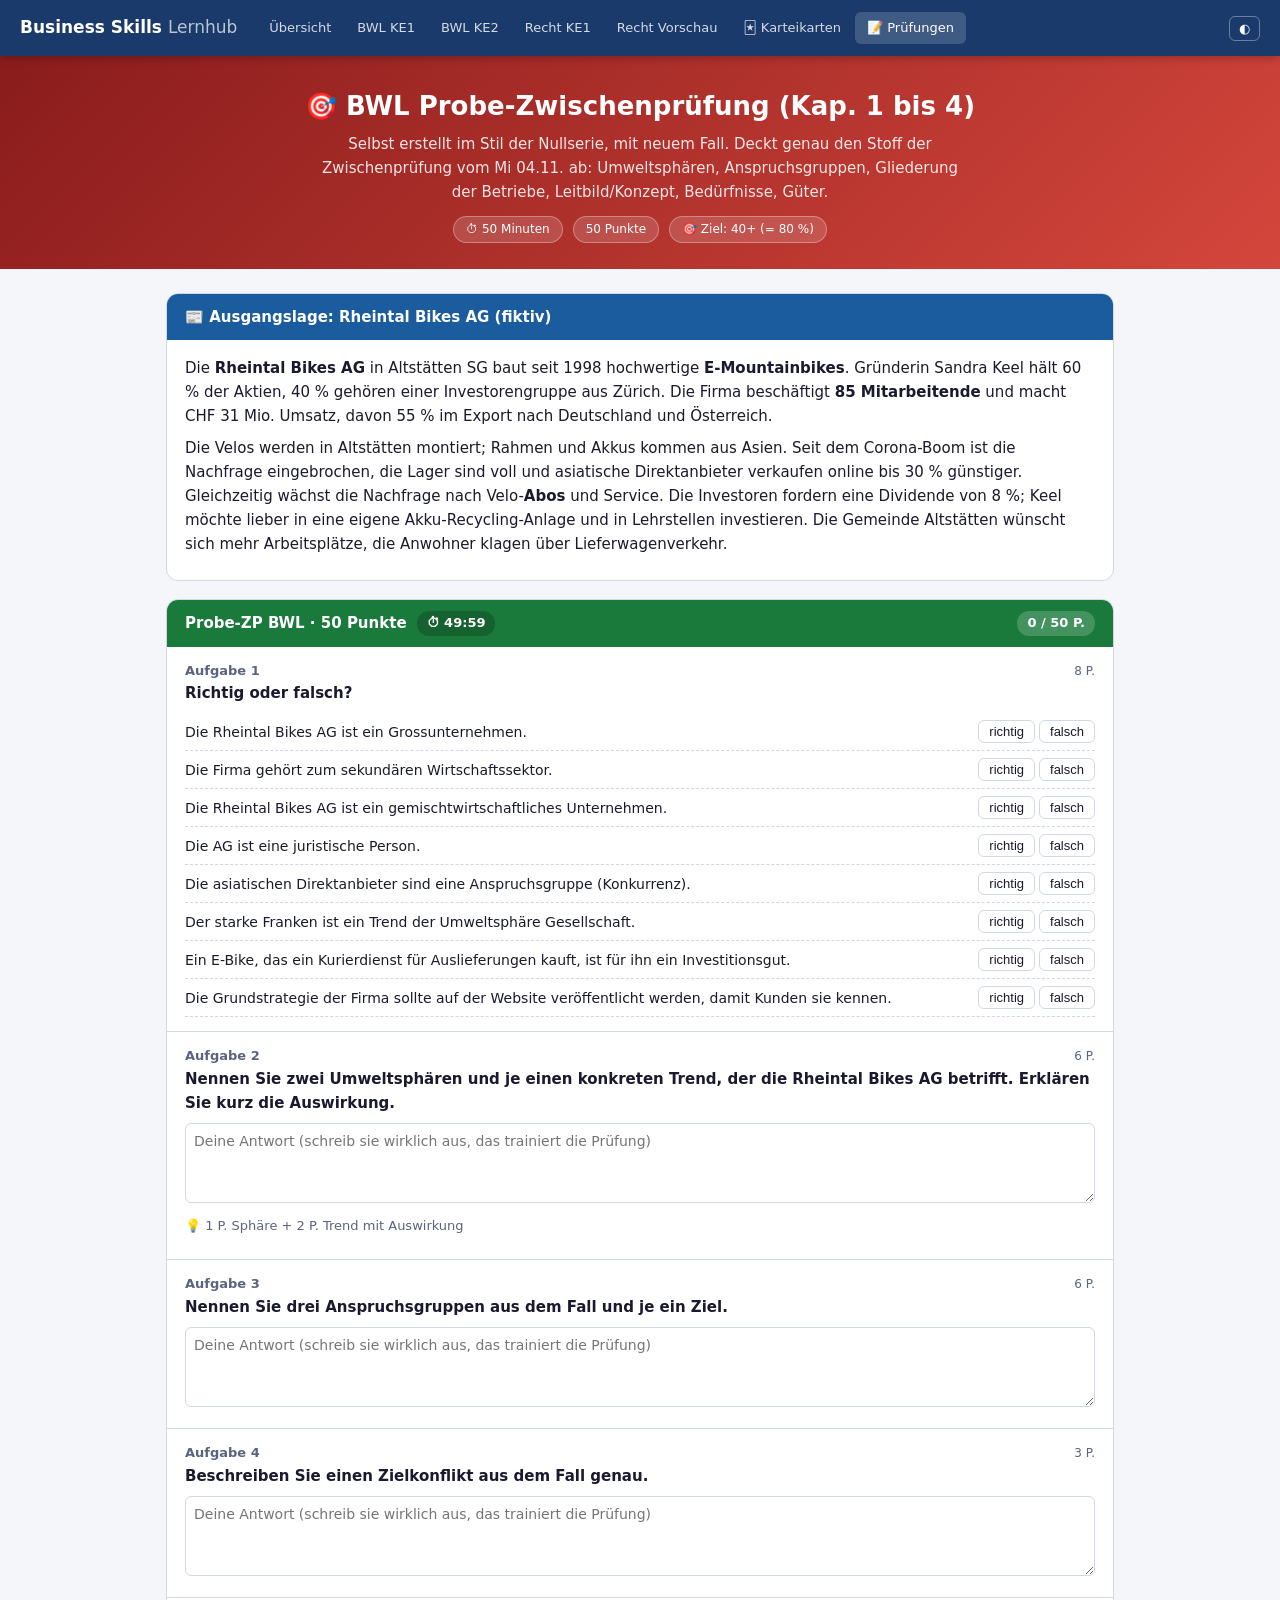
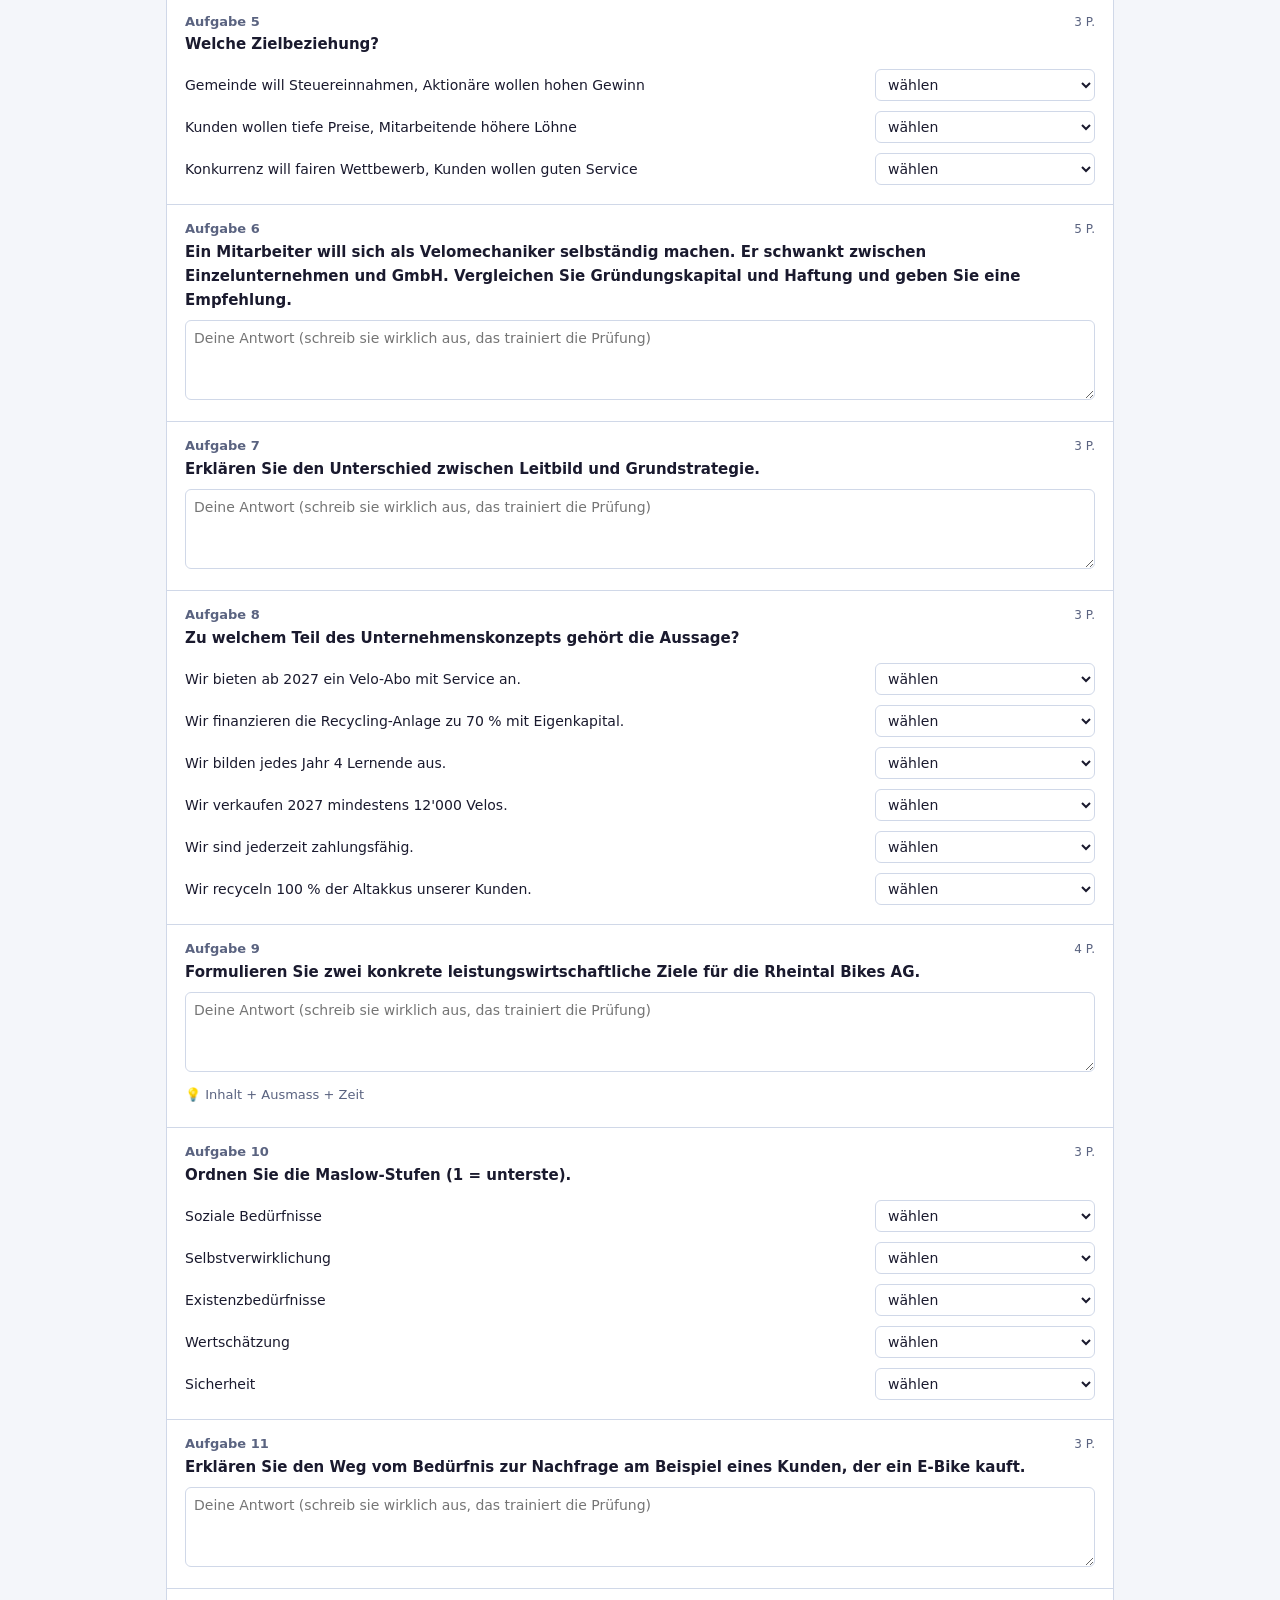
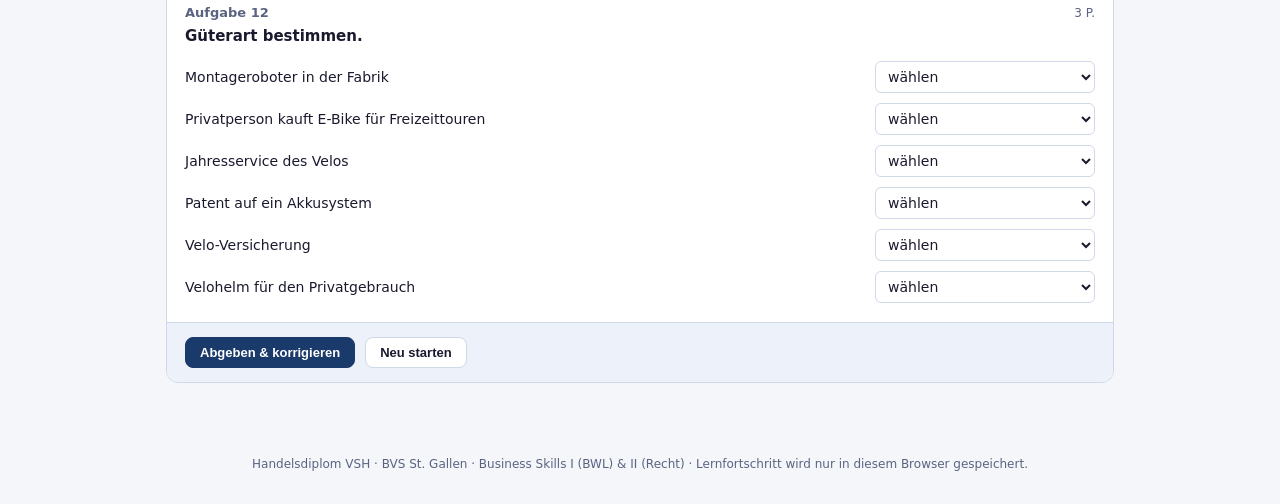
<file: bwl/zp.html>
<!DOCTYPE html>
<html lang="de">
<head>
<meta charset="UTF-8">
<meta name="viewport" content="width=device-width, initial-scale=1.0">
<title>BWL Probe-Zwischenprüfung | Kap. 1 bis 4</title>
<link rel="stylesheet" href="../style.css">
<script src="../js/site.js"></script>
<script src="../js/quiz.js"></script>
</head>
<body data-base="../" data-page="pruefungen">

<div class="page-hero exam">
  <h1>🎯 BWL Probe-Zwischenprüfung (Kap. 1 bis 4)</h1>
  <p>Selbst erstellt im Stil der Nullserie, mit neuem Fall. Deckt genau den Stoff der Zwischenprüfung vom Mi 04.11. ab: Umweltsphären, Anspruchsgruppen, Gliederung der Betriebe, Leitbild/Konzept, Bedürfnisse, Güter.</p>
  <div class="hero-meta"><span>⏱ 50 Minuten</span><span>50 Punkte</span><span>🎯 Ziel: 40+ (= 80 %)</span></div>
</div>

<div class="container">
  <div class="section-block">
    <div class="block-header bwl">📰 Ausgangslage: Rheintal Bikes AG (fiktiv)</div>
    <div class="block-body">
      <p>Die <b>Rheintal Bikes AG</b> in Altstätten SG baut seit 1998 hochwertige <b>E-Mountainbikes</b>. Gründerin Sandra Keel hält 60 % der Aktien, 40 % gehören einer Investorengruppe aus Zürich. Die Firma beschäftigt <b>85 Mitarbeitende</b> und macht CHF 31 Mio. Umsatz, davon 55 % im Export nach Deutschland und Österreich.</p>
      <p>Die Velos werden in Altstätten montiert; Rahmen und Akkus kommen aus Asien. Seit dem Corona-Boom ist die Nachfrage eingebrochen, die Lager sind voll und asiatische Direktanbieter verkaufen online bis 30 % günstiger. Gleichzeitig wächst die Nachfrage nach Velo-<b>Abos</b> und Service. Die Investoren fordern eine Dividende von 8 %; Keel möchte lieber in eine eigene Akku-Recycling-Anlage und in Lehrstellen investieren. Die Gemeinde Altstätten wünscht sich mehr Arbeitsplätze, die Anwohner klagen über Lieferwagenverkehr.</p>
    </div>
  </div>
  <div id="exam"></div>
</div>

<script>
Quiz.mount('#exam', {
  id: 'bwl-zp', title: 'Probe-ZP BWL · 50 Punkte', exam: true, minutes: 50,
  questions: [
    { num: 'Aufgabe 1', type: 'tf', pts: 8, q: 'Richtig oder falsch?', items: [
      { s: 'Die Rheintal Bikes AG ist ein Grossunternehmen.', a: false, why: '85 Mitarbeitende = mittleres Unternehmen (50 bis 249).' },
      { s: 'Die Firma gehört zum sekundären Wirtschaftssektor.', a: true, why: 'Montage = Verarbeitung.' },
      { s: 'Die Rheintal Bikes AG ist ein gemischtwirtschaftliches Unternehmen.', a: false, why: 'Gründerin + private Investoren = privat. Gemischtwirtschaftlich nur mit Beteiligung der öffentlichen Hand.' },
      { s: 'Die AG ist eine juristische Person.', a: true },
      { s: 'Die asiatischen Direktanbieter sind eine Anspruchsgruppe (Konkurrenz).', a: true },
      { s: 'Der starke Franken ist ein Trend der Umweltsphäre Gesellschaft.', a: false, why: 'Wechselkurse = Umweltsphäre Wirtschaft.' },
      { s: 'Ein E-Bike, das ein Kurierdienst für Auslieferungen kauft, ist für ihn ein Investitionsgut.', a: true, why: 'Er nutzt es mehrfach, um seine Dienstleistung zu erbringen.' },
      { s: 'Die Grundstrategie der Firma sollte auf der Website veröffentlicht werden, damit Kunden sie kennen.', a: false, why: 'Grundstrategie = nur nach innen. Öffentlich ist das Leitbild.' }
    ] },
    { num: 'Aufgabe 2', type: 'open', pts: 6, q: 'Nennen Sie zwei Umweltsphären und je einen konkreten Trend, der die Rheintal Bikes AG betrifft. Erklären Sie kurz die Auswirkung.', hint: '1 P. Sphäre + 2 P. Trend mit Auswirkung',
      model: '<b>Wirtschaft:</b> Nachfrage nach dem Corona-Boom eingebrochen + Preisdruck durch asiatische Online-Anbieter → volle Lager, sinkende Margen. Oder: starker Franken verteuert den Export (55 % Exportanteil).<br><b>Gesellschaft:</b> Trend vom Besitzen zum Nutzen (Abos, Sharing) → neues Geschäftsmodell nötig. Oder: Gesundheits- und Umweltbewusstsein → E-Bike als Alternative zum Auto.<br><b>Technologie:</b> bessere/leichtere Akkus, Online-Direktvertrieb. <b>Natur:</b> Akku-Rohstoffe knapp, Recyclingpflichten.' },
    { num: 'Aufgabe 3', type: 'open', pts: 6, q: 'Nennen Sie drei Anspruchsgruppen aus dem Fall und je ein Ziel.',
      model: '<b>Kapitalgeber (Investoren):</b> 8 % Dividende. <b>Gründerin/Unternehmensleitung:</b> Investitionen in Recycling und Lehrstellen, langfristige Entwicklung. <b>Staat/Gemeinde:</b> mehr Arbeitsplätze und Steuern. <b>Öffentlichkeit/Anwohner:</b> weniger Verkehr und Lärm. <b>Kunden:</b> günstige Preise, Service, Abo-Modelle. (je 1 P. Gruppe + 1 P. Ziel)' },
    { num: 'Aufgabe 4', type: 'open', pts: 3, q: 'Beschreiben Sie einen Zielkonflikt aus dem Fall genau.',
      model: 'Die Investoren wollen eine Dividende von 8 %, also möglichst viel Gewinn ausschütten. Die Gründerin will den Gewinn in eine Recycling-Anlage und Lehrstellen investieren. Was ausgeschüttet wird, kann nicht investiert werden, und umgekehrt → Zielkonflikt Kapitalgeber ↔ Unternehmensleitung.<br>Auch gut: Gemeinde will mehr Arbeitsplätze (= mehr Betrieb), Anwohner wollen weniger Lieferverkehr.' },
    { num: 'Aufgabe 5', type: 'match', pts: 3, q: 'Welche Zielbeziehung?', choices: ['Zielkonflikt', 'Zielharmonie', 'Zielneutralität'], items: [
      { s: 'Gemeinde will Steuereinnahmen, Aktionäre wollen hohen Gewinn', a: 'Zielharmonie' },
      { s: 'Kunden wollen tiefe Preise, Mitarbeitende höhere Löhne', a: 'Zielkonflikt' },
      { s: 'Konkurrenz will fairen Wettbewerb, Kunden wollen guten Service', a: 'Zielneutralität' }
    ] },
    { num: 'Aufgabe 6', type: 'open', pts: 5, q: 'Ein Mitarbeiter will sich als Velomechaniker selbständig machen. Er schwankt zwischen Einzelunternehmen und GmbH. Vergleichen Sie Gründungskapital und Haftung und geben Sie eine Empfehlung.',
      model: '<b>Einzelunternehmen:</b> kein Mindestkapital, einfache Gründung; Inhaber haftet mit Geschäfts- <em>und</em> Privatvermögen (2 P.).<br><b>GmbH:</b> CHF 20\'000 Stammkapital; Haftung nur mit dem Gesellschaftsvermögen (2 P.).<br><b>Empfehlung</b> mit Begründung (1 P.), z.B.: Für einen kleinen Start mit wenig Risiko Einzelfirma; mit Investitionen in Werkstatt und Lager eher GmbH wegen beschränkter Haftung.' },
    { num: 'Aufgabe 7', type: 'open', pts: 3, q: 'Erklären Sie den Unterschied zwischen Leitbild und Grundstrategie.',
      model: '<b>Leitbild:</b> schriftliche Erklärung über Werte und Unternehmenszweck, nach innen (Motivation) und aussen (Image) gerichtet, öffentlich. <b>Grundstrategie:</b> langfristiges Vorgehen zur Entwicklung des Unternehmens, nur nach innen für die oberste Führung festgehalten.' },
    { num: 'Aufgabe 8', type: 'match', pts: 3, q: 'Zu welchem Teil des Unternehmenskonzepts gehört die Aussage?', choices: ['leistungswirtschaftlich', 'finanzwirtschaftlich', 'sozial'], items: [
      { s: 'Wir bieten ab 2027 ein Velo-Abo mit Service an.', a: 'leistungswirtschaftlich' },
      { s: 'Wir finanzieren die Recycling-Anlage zu 70 % mit Eigenkapital.', a: 'finanzwirtschaftlich' },
      { s: 'Wir bilden jedes Jahr 4 Lernende aus.', a: 'sozial' },
      { s: 'Wir verkaufen 2027 mindestens 12\'000 Velos.', a: 'leistungswirtschaftlich' },
      { s: 'Wir sind jederzeit zahlungsfähig.', a: 'finanzwirtschaftlich' },
      { s: 'Wir recyceln 100 % der Altakkus unserer Kunden.', a: 'sozial' }
    ] },
    { num: 'Aufgabe 9', type: 'open', pts: 4, q: 'Formulieren Sie zwei konkrete leistungswirtschaftliche Ziele für die Rheintal Bikes AG.', hint: 'Inhalt + Ausmass + Zeit',
      model: 'Z.B. 1) «Bis Ende 2027 schliessen wir 2\'000 Velo-Abos ab.» 2) «Wir steigern den Marktanteil bei E-Mountainbikes in der Ostschweiz in 3 Jahren von 6 % auf 9 %.» Auch: Lagerbestand bis Mitte 2027 um 40 % senken, Online-Umsatzanteil auf 25 % erhöhen.' },
    { num: 'Aufgabe 10', type: 'match', pts: 3, q: 'Ordnen Sie die Maslow-Stufen (1 = unterste).', choices: ['1', '2', '3', '4', '5'], items: [
      { s: 'Soziale Bedürfnisse', a: '3' }, { s: 'Selbstverwirklichung', a: '5' }, { s: 'Existenzbedürfnisse', a: '1' }, { s: 'Wertschätzung', a: '4' }, { s: 'Sicherheit', a: '2' }
    ] },
    { num: 'Aufgabe 11', type: 'open', pts: 3, q: 'Erklären Sie den Weg vom Bedürfnis zur Nachfrage am Beispiel eines Kunden, der ein E-Bike kauft.',
      model: '<b>Bedürfnis:</b> Mangelgefühl, z.B. Wunsch nach bequemer Mobilität zur Arbeit. <b>Bedarf:</b> Bedürfnis + Kaufkraft: Er hat CHF 5\'000 für ein E-Bike. <b>Nachfrage:</b> Er tritt am Markt als Käufer auf und kauft das E-Bike bei Rheintal Bikes (Angebot).' },
    { num: 'Aufgabe 12', type: 'match', pts: 3, q: 'Güterart bestimmen.', choices: ['Investitionsgut', 'Konsumgut', 'Dienstleistung', 'Recht'], items: [
      { s: 'Montageroboter in der Fabrik', a: 'Investitionsgut' }, { s: 'Privatperson kauft E-Bike für Freizeittouren', a: 'Konsumgut' },
      { s: 'Jahresservice des Velos', a: 'Dienstleistung' }, { s: 'Patent auf ein Akkusystem', a: 'Recht' },
      { s: 'Velo-Versicherung', a: 'Dienstleistung' }, { s: 'Velohelm für den Privatgebrauch', a: 'Konsumgut' }
    ] }
  ]
});
</script>
</body>
</html>
</file>
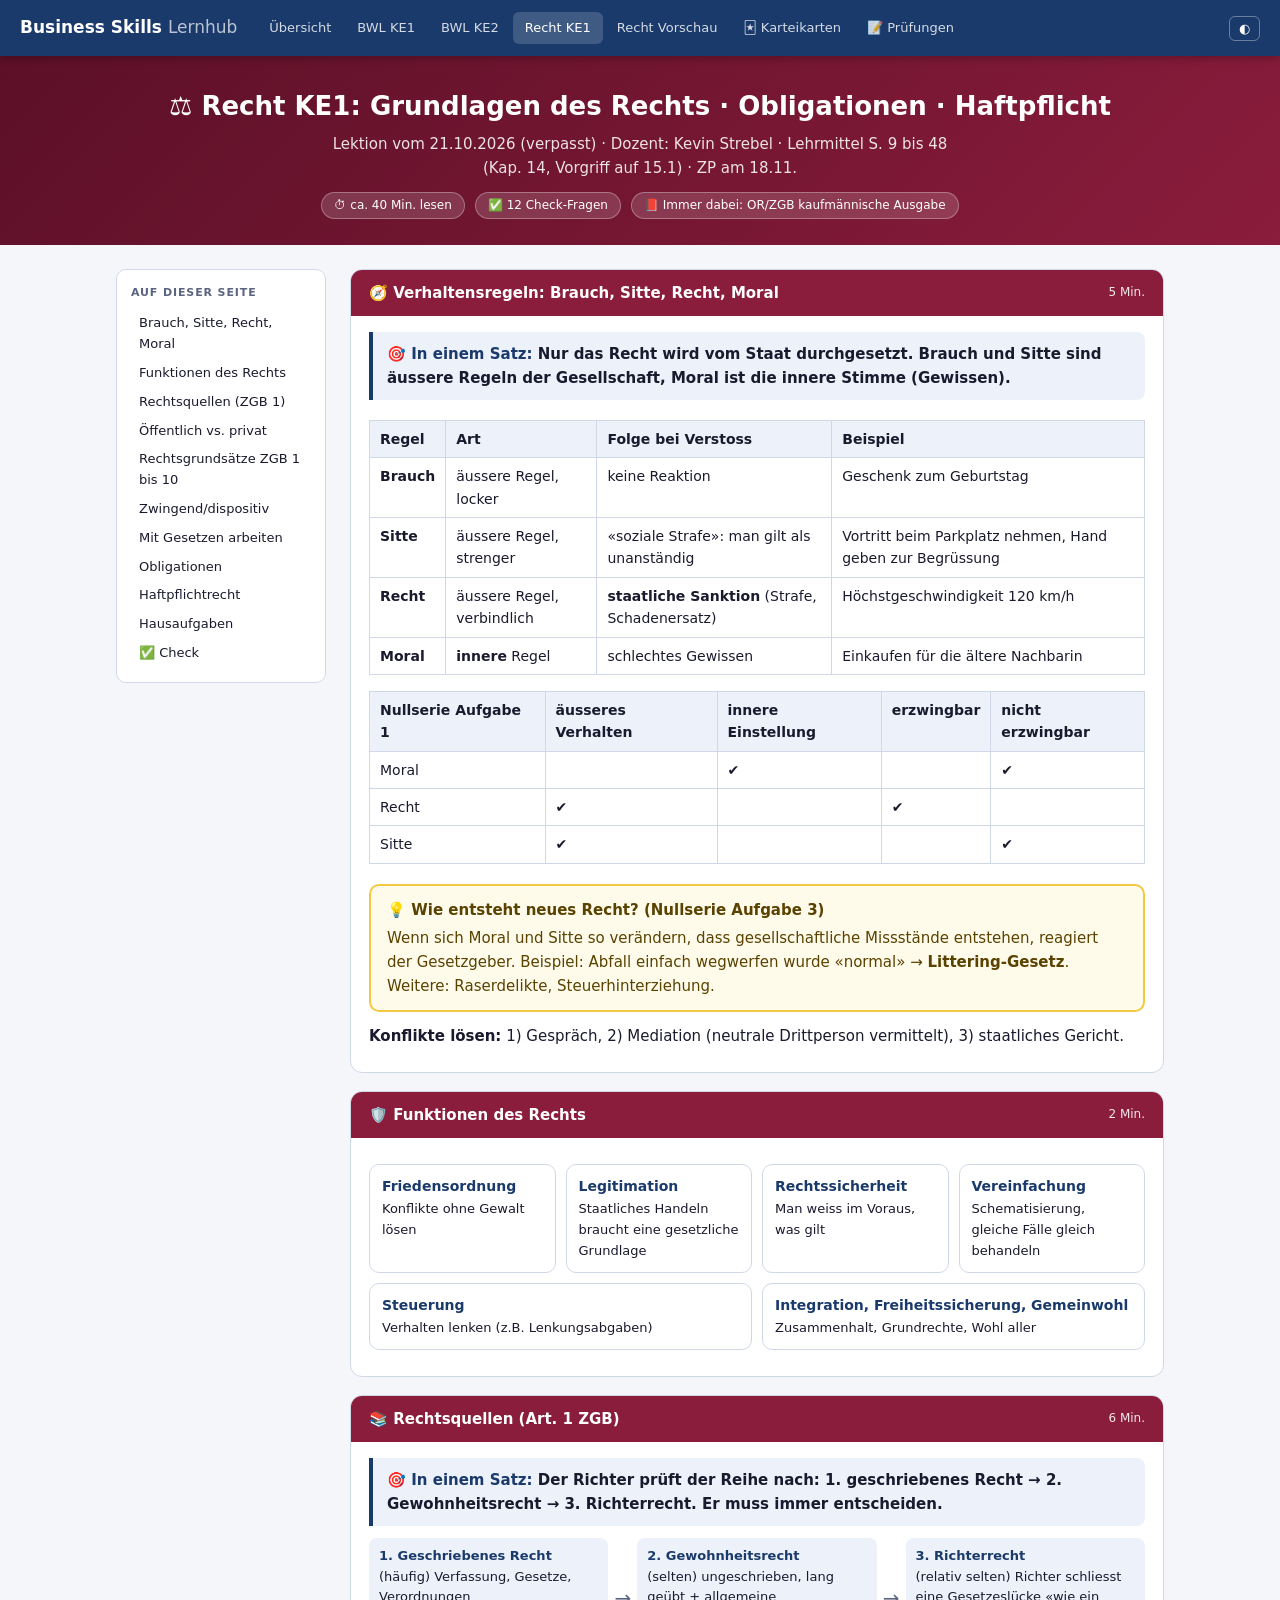
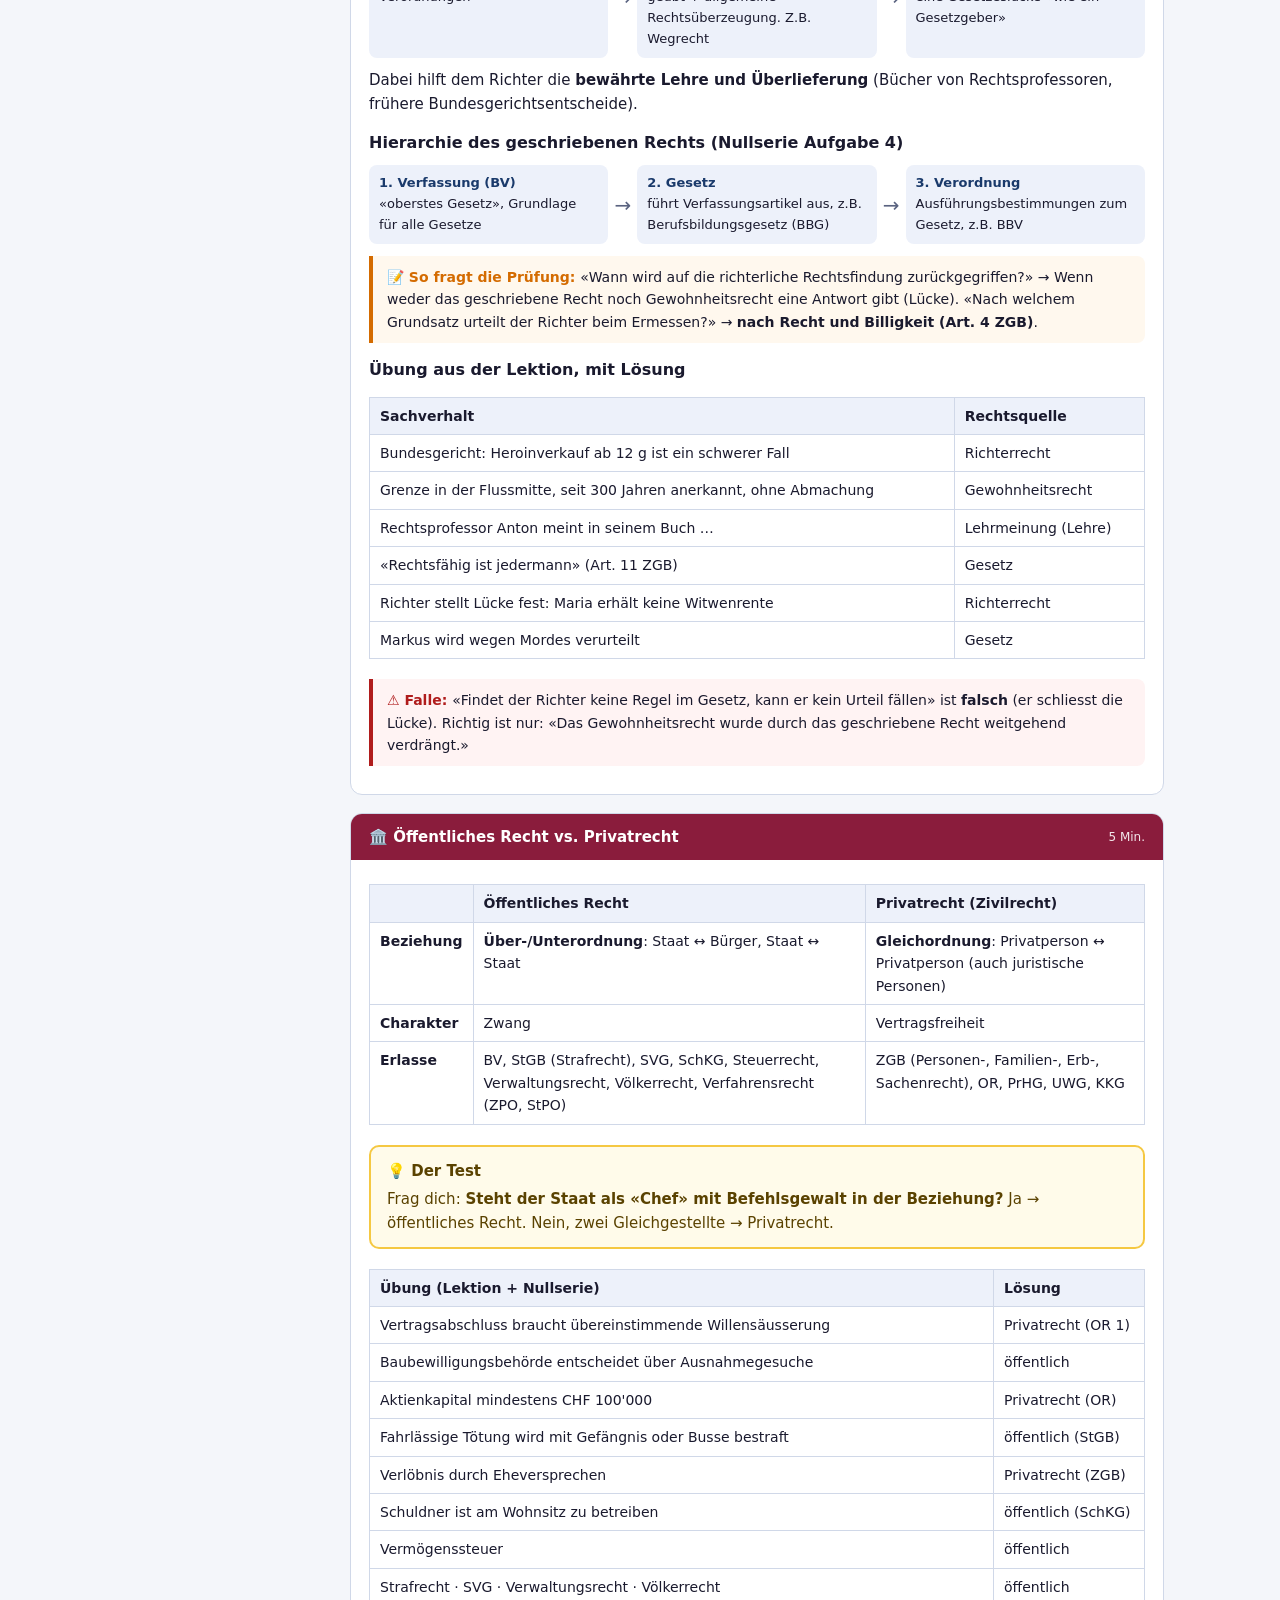
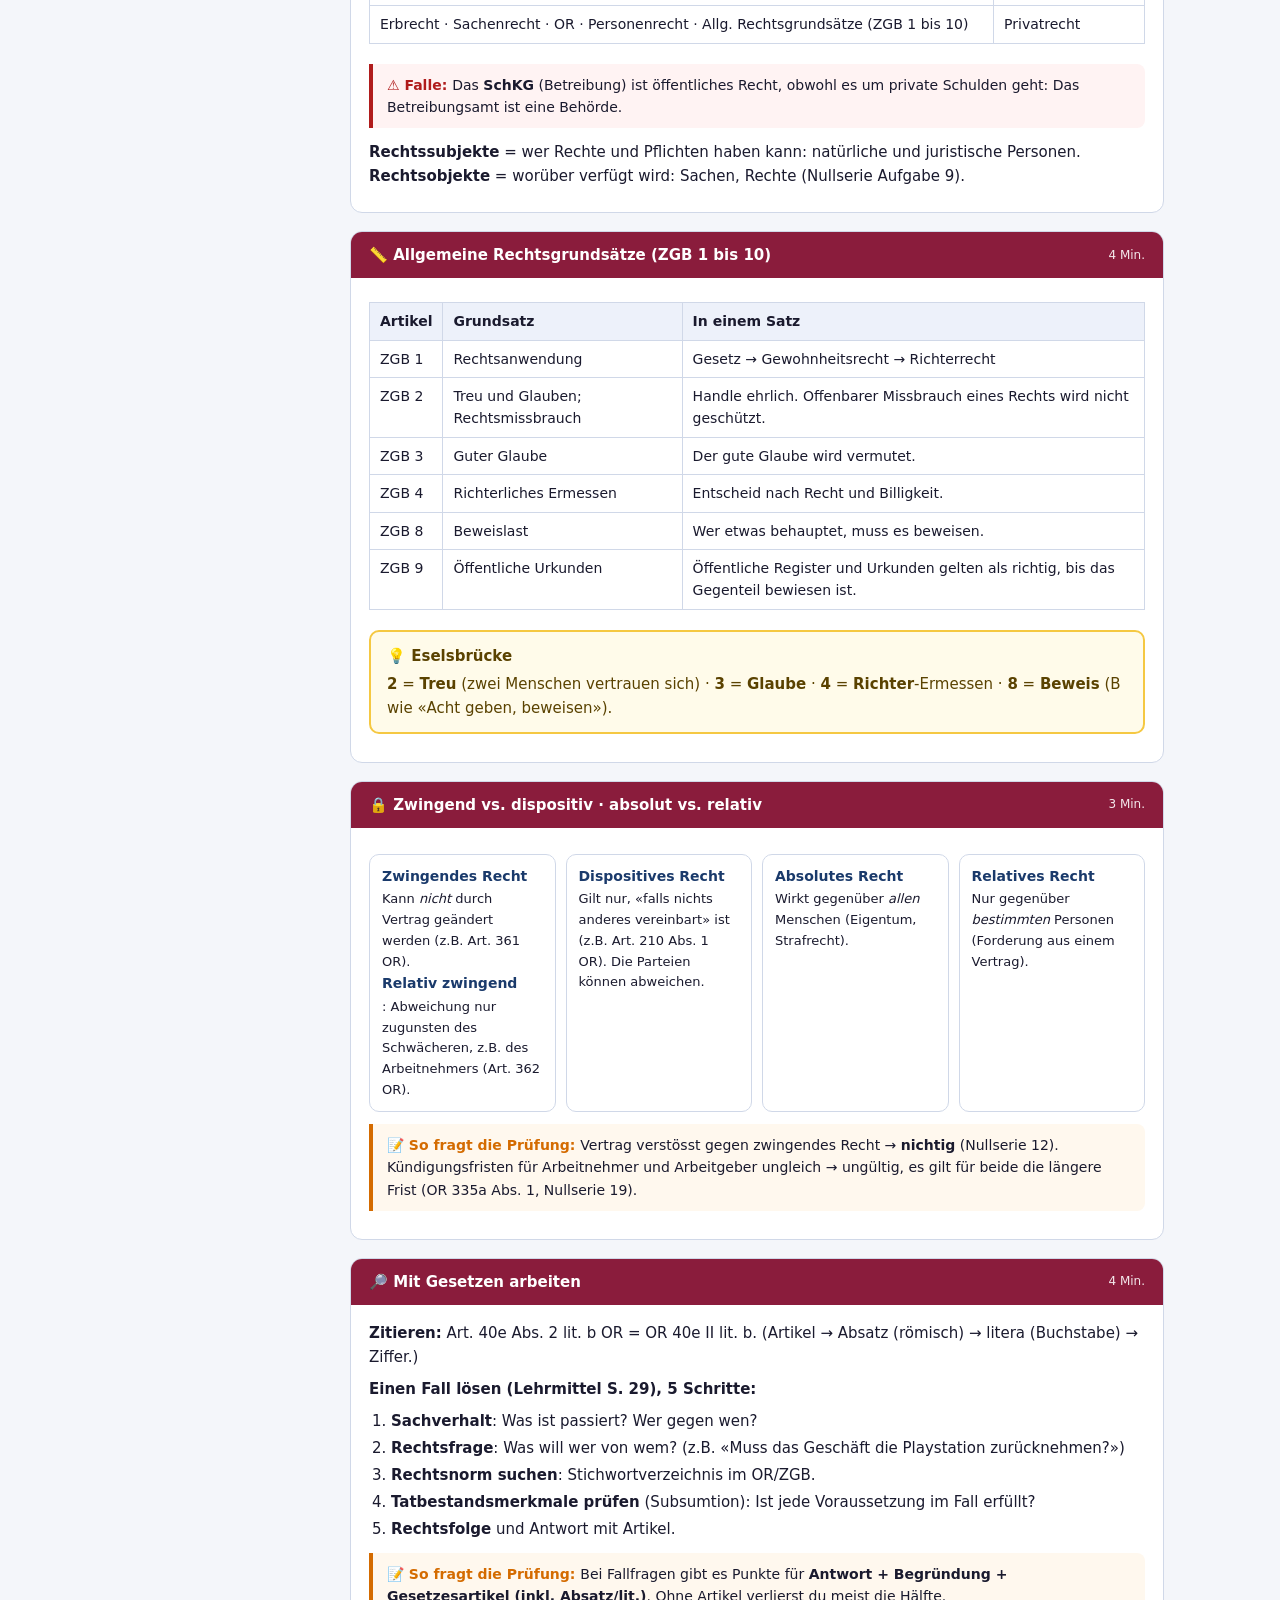
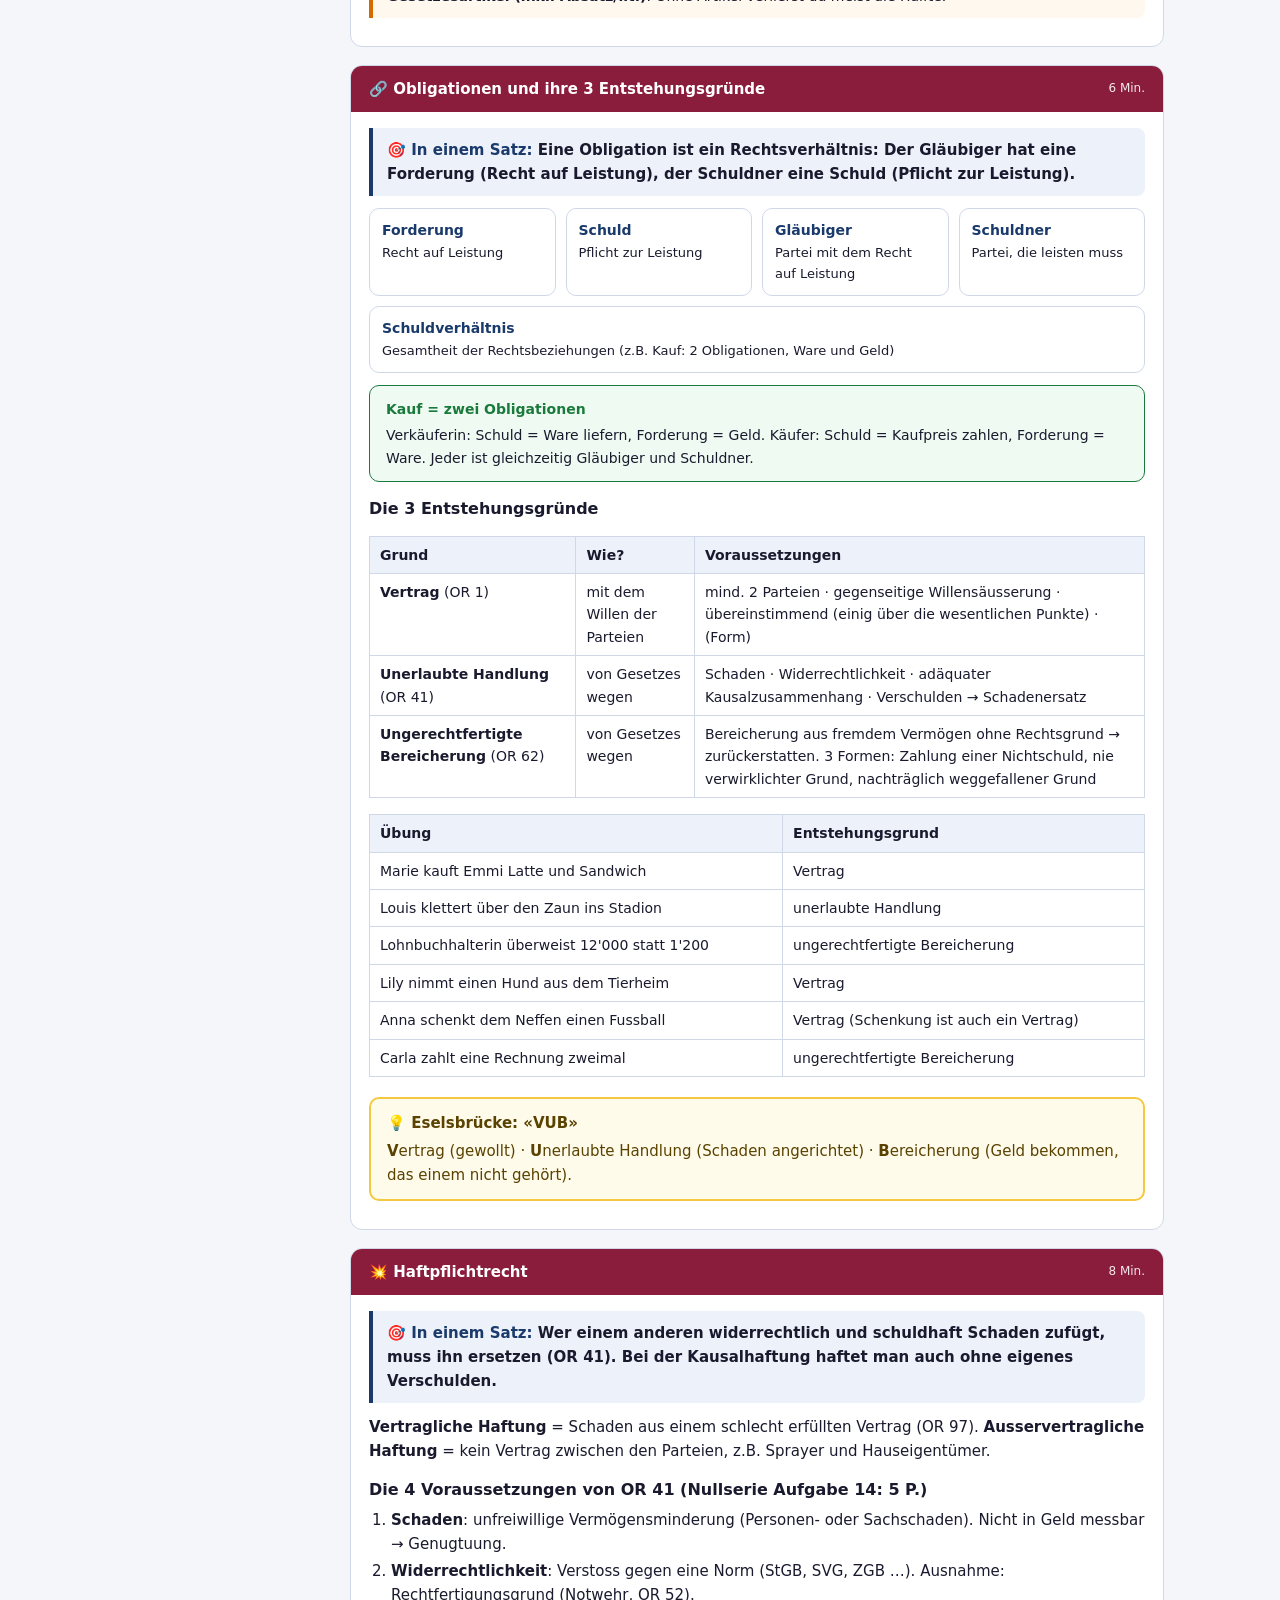
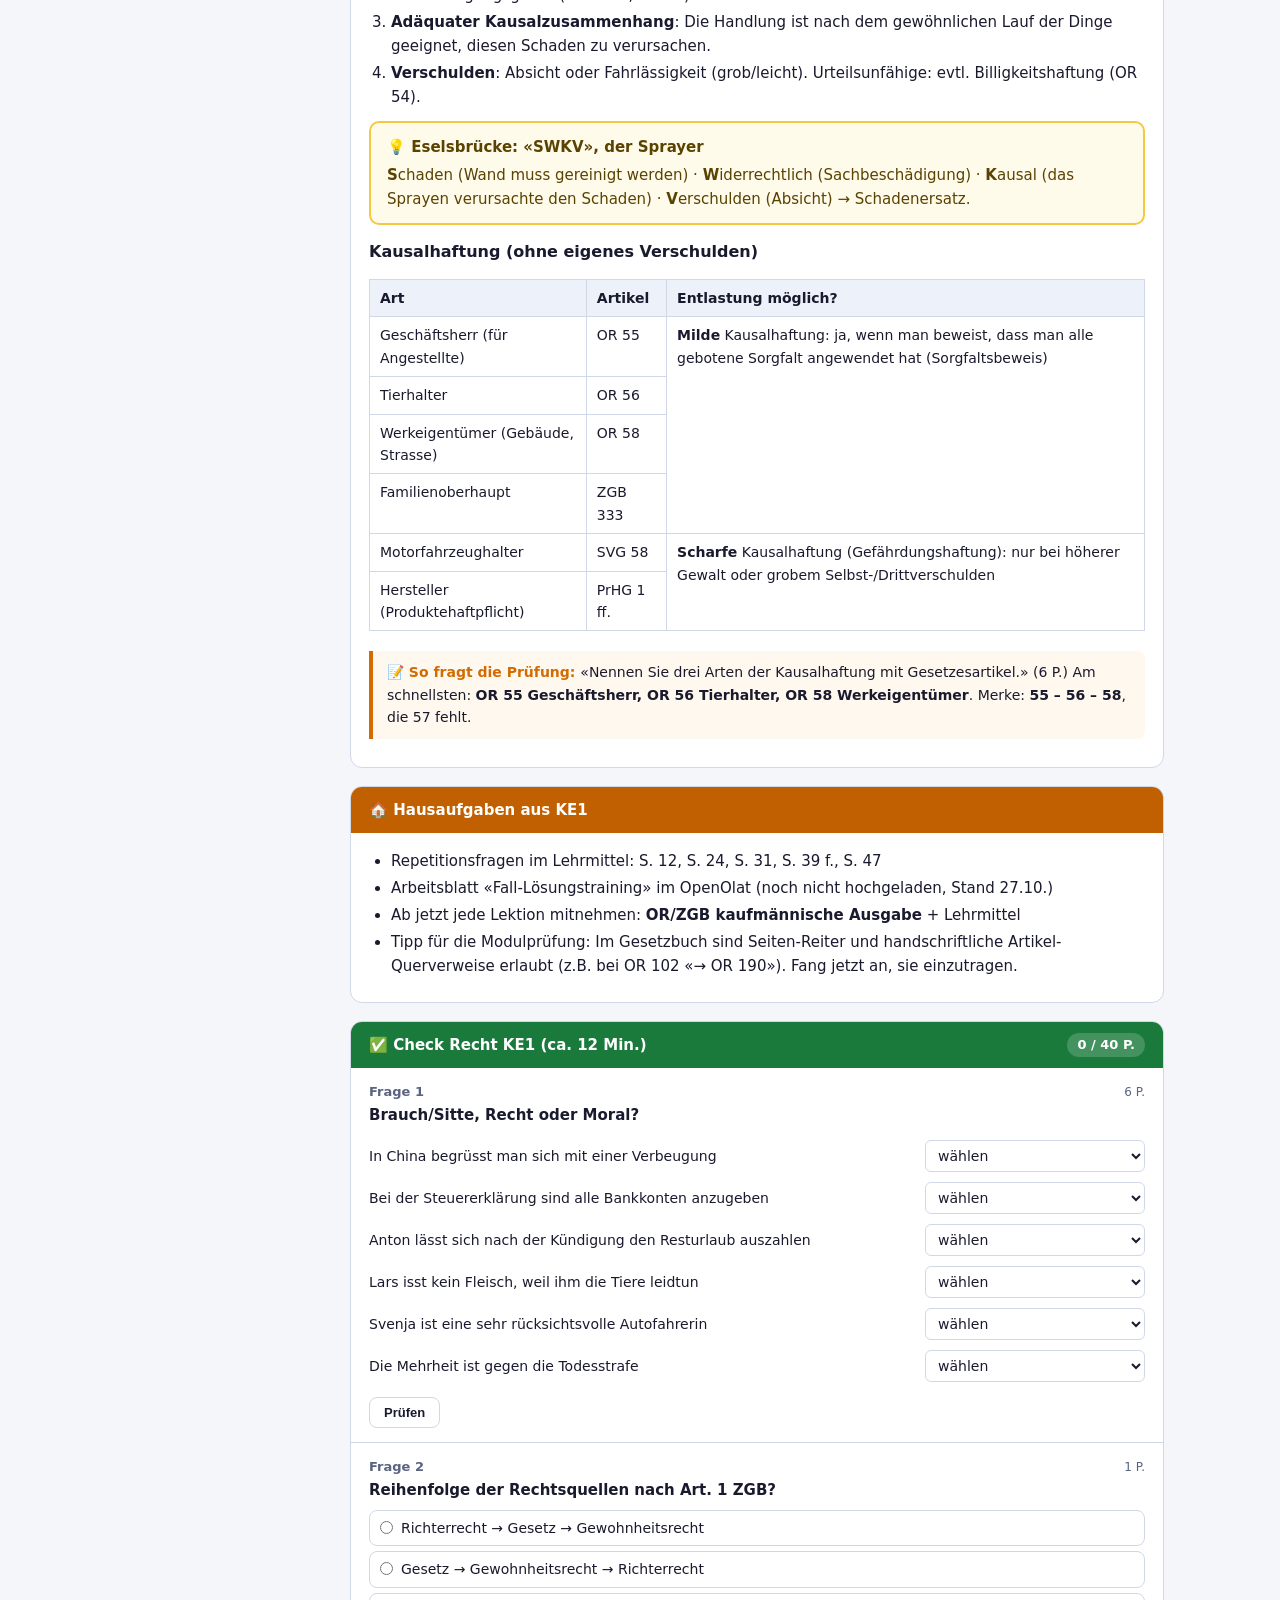
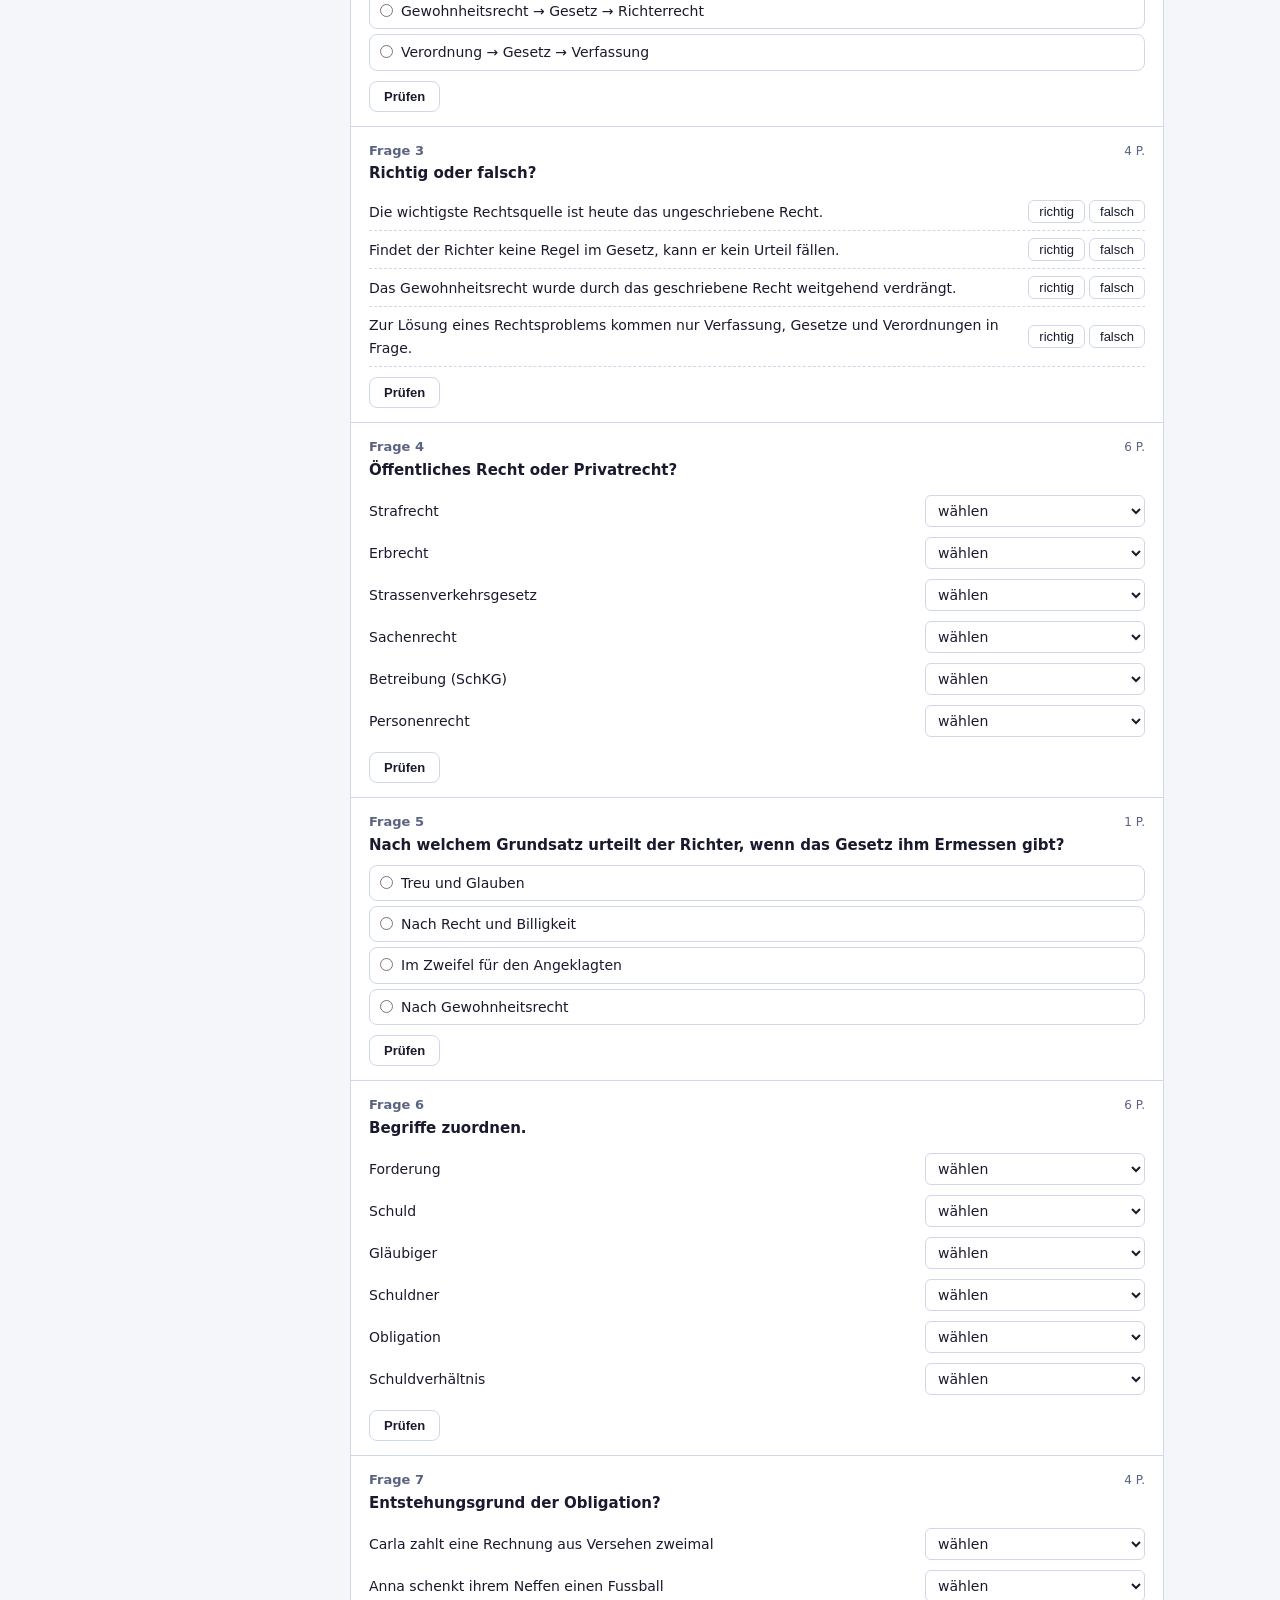
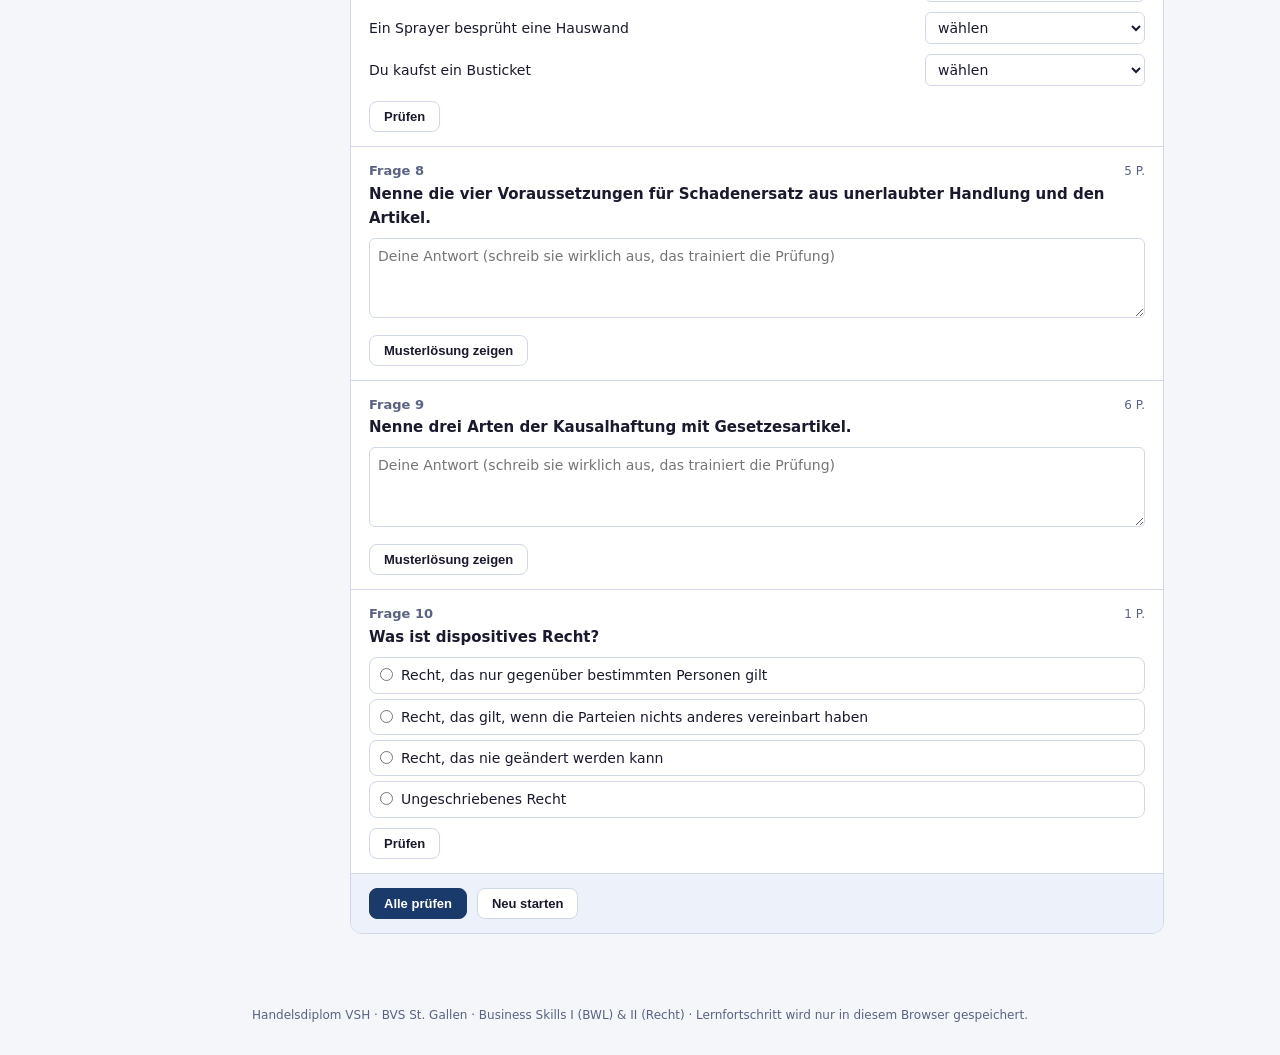
<file: recht/ke1.html>
<!DOCTYPE html>
<html lang="de">
<head>
<meta charset="UTF-8">
<meta name="viewport" content="width=device-width, initial-scale=1.0">
<title>Recht KE1 | Grundlagen, Obligationen, Haftpflicht</title>
<link rel="stylesheet" href="../style.css">
<script src="../js/site.js"></script>
<script src="../js/quiz.js"></script>
</head>
<body data-base="../" data-page="recht-ke1">

<div class="page-hero recht">
  <h1>⚖️ Recht KE1: Grundlagen des Rechts · Obligationen · Haftpflicht</h1>
  <p>Lektion vom 21.10.2026 (verpasst) · Dozent: Kevin Strebel · Lehrmittel S. 9 bis 48 (Kap. 14, Vorgriff auf 15.1) · ZP am 18.11.</p>
  <div class="hero-meta"><span>⏱ ca. 40 Min. lesen</span><span>✅ 12 Check-Fragen</span><span>📕 Immer dabei: OR/ZGB kaufmännische Ausgabe</span></div>
</div>

<div class="learn-layout">
  <aside class="sidebar">
    <h4>Auf dieser Seite</h4>
    <a href="#regeln">Brauch, Sitte, Recht, Moral</a>
    <a href="#funktionen">Funktionen des Rechts</a>
    <a href="#quellen">Rechtsquellen (ZGB 1)</a>
    <a href="#gliederung">Öffentlich vs. privat</a>
    <a href="#grundsaetze">Rechtsgrundsätze ZGB 1 bis 10</a>
    <a href="#arten">Zwingend/dispositiv</a>
    <a href="#gesetze">Mit Gesetzen arbeiten</a>
    <a href="#obligation">Obligationen</a>
    <a href="#haftpflicht">Haftpflichtrecht</a>
    <a href="#hausaufgaben">Hausaufgaben</a>
    <a href="#check">✅ Check</a>
  </aside>

  <main>

    <div class="section-block" id="regeln">
      <div class="block-header recht">🧭 Verhaltensregeln: Brauch, Sitte, Recht, Moral<span class="time">5 Min.</span></div>
      <div class="block-body">
        <p class="core">Nur das Recht wird vom Staat durchgesetzt. Brauch und Sitte sind äussere Regeln der Gesellschaft, Moral ist die innere Stimme (Gewissen).</p>
        <div class="table-wrap"><table>
          <tr><th>Regel</th><th>Art</th><th>Folge bei Verstoss</th><th>Beispiel</th></tr>
          <tr><td><b>Brauch</b></td><td>äussere Regel, locker</td><td>keine Reaktion</td><td>Geschenk zum Geburtstag</td></tr>
          <tr><td><b>Sitte</b></td><td>äussere Regel, strenger</td><td>«soziale Strafe»: man gilt als unanständig</td><td>Vortritt beim Parkplatz nehmen, Hand geben zur Begrüssung</td></tr>
          <tr><td><b>Recht</b></td><td>äussere Regel, verbindlich</td><td><b>staatliche Sanktion</b> (Strafe, Schadenersatz)</td><td>Höchstgeschwindigkeit 120 km/h</td></tr>
          <tr><td><b>Moral</b></td><td><b>innere</b> Regel</td><td>schlechtes Gewissen</td><td>Einkaufen für die ältere Nachbarin</td></tr>
        </table></div>
        <div class="table-wrap"><table>
          <tr><th>Nullserie Aufgabe 1</th><th>äusseres Verhalten</th><th>innere Einstellung</th><th>erzwingbar</th><th>nicht erzwingbar</th></tr>
          <tr><td>Moral</td><td></td><td>✔</td><td></td><td>✔</td></tr>
          <tr><td>Recht</td><td>✔</td><td></td><td>✔</td><td></td></tr>
          <tr><td>Sitte</td><td>✔</td><td></td><td></td><td>✔</td></tr>
        </table></div>
        <div class="lightbulb"><div class="t">💡 Wie entsteht neues Recht? (Nullserie Aufgabe 3)</div>Wenn sich Moral und Sitte so verändern, dass gesellschaftliche Missstände entstehen, reagiert der Gesetzgeber. Beispiel: Abfall einfach wegwerfen wurde «normal» → <b>Littering-Gesetz</b>. Weitere: Raserdelikte, Steuerhinterziehung.</div>
        <p><b>Konflikte lösen:</b> 1) Gespräch, 2) Mediation (neutrale Drittperson vermittelt), 3) staatliches Gericht.</p>
      </div>
    </div>

    <div class="section-block" id="funktionen">
      <div class="block-header recht">🛡️ Funktionen des Rechts<span class="time">2 Min.</span></div>
      <div class="block-body">
        <div class="boxes">
          <div><b>Friedensordnung</b>Konflikte ohne Gewalt lösen</div>
          <div><b>Legitimation</b>Staatliches Handeln braucht eine gesetzliche Grundlage</div>
          <div><b>Rechtssicherheit</b>Man weiss im Voraus, was gilt</div>
          <div><b>Vereinfachung</b>Schematisierung, gleiche Fälle gleich behandeln</div>
          <div><b>Steuerung</b>Verhalten lenken (z.B. Lenkungsabgaben)</div>
          <div><b>Integration, Freiheitssicherung, Gemeinwohl</b>Zusammenhalt, Grundrechte, Wohl aller</div>
        </div>
      </div>
    </div>

    <div class="section-block" id="quellen">
      <div class="block-header recht">📚 Rechtsquellen (Art. 1 ZGB)<span class="time">6 Min.</span></div>
      <div class="block-body">
        <p class="core">Der Richter prüft der Reihe nach: 1. geschriebenes Recht → 2. Gewohnheitsrecht → 3. Richterrecht. Er muss immer entscheiden.</p>
        <div class="flow">
          <div><b>1. Geschriebenes Recht</b>(häufig) Verfassung, Gesetze, Verordnungen</div><div class="arrow">→</div>
          <div><b>2. Gewohnheitsrecht</b>(selten) ungeschrieben, lang geübt + allgemeine Rechtsüberzeugung. Z.B. Wegrecht</div><div class="arrow">→</div>
          <div><b>3. Richterrecht</b>(relativ selten) Richter schliesst eine Gesetzeslücke «wie ein Gesetzgeber»</div>
        </div>
        <p>Dabei hilft dem Richter die <b>bewährte Lehre und Überlieferung</b> (Bücher von Rechtsprofessoren, frühere Bundesgerichtsentscheide).</p>
        <h3>Hierarchie des geschriebenen Rechts (Nullserie Aufgabe 4)</h3>
        <div class="flow">
          <div><b>1. Verfassung (BV)</b>«oberstes Gesetz», Grundlage für alle Gesetze</div><div class="arrow">→</div>
          <div><b>2. Gesetz</b>führt Verfassungsartikel aus, z.B. Berufsbildungsgesetz (BBG)</div><div class="arrow">→</div>
          <div><b>3. Verordnung</b>Ausführungsbestimmungen zum Gesetz, z.B. BBV</div>
        </div>
        <div class="examtip">«Wann wird auf die richterliche Rechtsfindung zurückgegriffen?» → Wenn weder das geschriebene Recht noch Gewohnheitsrecht eine Antwort gibt (Lücke). «Nach welchem Grundsatz urteilt der Richter beim Ermessen?» → <b>nach Recht und Billigkeit (Art. 4 ZGB)</b>.</div>
        <h3>Übung aus der Lektion, mit Lösung</h3>
        <div class="table-wrap"><table>
          <tr><th>Sachverhalt</th><th>Rechtsquelle</th></tr>
          <tr><td>Bundesgericht: Heroinverkauf ab 12 g ist ein schwerer Fall</td><td>Richterrecht</td></tr>
          <tr><td>Grenze in der Flussmitte, seit 300 Jahren anerkannt, ohne Abmachung</td><td>Gewohnheitsrecht</td></tr>
          <tr><td>Rechtsprofessor Anton meint in seinem Buch …</td><td>Lehrmeinung (Lehre)</td></tr>
          <tr><td>«Rechtsfähig ist jedermann» (Art. 11 ZGB)</td><td>Gesetz</td></tr>
          <tr><td>Richter stellt Lücke fest: Maria erhält keine Witwenrente</td><td>Richterrecht</td></tr>
          <tr><td>Markus wird wegen Mordes verurteilt</td><td>Gesetz</td></tr>
        </table></div>
        <div class="warn">«Findet der Richter keine Regel im Gesetz, kann er kein Urteil fällen» ist <b>falsch</b> (er schliesst die Lücke). Richtig ist nur: «Das Gewohnheitsrecht wurde durch das geschriebene Recht weitgehend verdrängt.»</div>
      </div>
    </div>

    <div class="section-block" id="gliederung">
      <div class="block-header recht">🏛️ Öffentliches Recht vs. Privatrecht<span class="time">5 Min.</span></div>
      <div class="block-body">
        <div class="table-wrap"><table>
          <tr><th></th><th>Öffentliches Recht</th><th>Privatrecht (Zivilrecht)</th></tr>
          <tr><td><b>Beziehung</b></td><td><b>Über-/Unterordnung</b>: Staat ↔ Bürger, Staat ↔ Staat</td><td><b>Gleichordnung</b>: Privatperson ↔ Privatperson (auch juristische Personen)</td></tr>
          <tr><td><b>Charakter</b></td><td>Zwang</td><td>Vertragsfreiheit</td></tr>
          <tr><td><b>Erlasse</b></td><td>BV, StGB (Strafrecht), SVG, SchKG, Steuerrecht, Verwaltungsrecht, Völkerrecht, Verfahrensrecht (ZPO, StPO)</td><td>ZGB (Personen-, Familien-, Erb-, Sachenrecht), OR, PrHG, UWG, KKG</td></tr>
        </table></div>
        <div class="lightbulb"><div class="t">💡 Der Test</div>Frag dich: <b>Steht der Staat als «Chef» mit Befehlsgewalt in der Beziehung?</b> Ja → öffentliches Recht. Nein, zwei Gleichgestellte → Privatrecht.</div>
        <div class="table-wrap"><table>
          <tr><th>Übung (Lektion + Nullserie)</th><th>Lösung</th></tr>
          <tr><td>Vertragsabschluss braucht übereinstimmende Willensäusserung</td><td>Privatrecht (OR 1)</td></tr>
          <tr><td>Baubewilligungsbehörde entscheidet über Ausnahmegesuche</td><td>öffentlich</td></tr>
          <tr><td>Aktienkapital mindestens CHF 100'000</td><td>Privatrecht (OR)</td></tr>
          <tr><td>Fahrlässige Tötung wird mit Gefängnis oder Busse bestraft</td><td>öffentlich (StGB)</td></tr>
          <tr><td>Verlöbnis durch Eheversprechen</td><td>Privatrecht (ZGB)</td></tr>
          <tr><td>Schuldner ist am Wohnsitz zu betreiben</td><td>öffentlich (SchKG)</td></tr>
          <tr><td>Vermögenssteuer</td><td>öffentlich</td></tr>
          <tr><td>Strafrecht · SVG · Verwaltungsrecht · Völkerrecht</td><td>öffentlich</td></tr>
          <tr><td>Erbrecht · Sachenrecht · OR · Personenrecht · Allg. Rechtsgrundsätze (ZGB 1 bis 10)</td><td>Privatrecht</td></tr>
        </table></div>
        <div class="warn">Das <b>SchKG</b> (Betreibung) ist öffentliches Recht, obwohl es um private Schulden geht: Das Betreibungsamt ist eine Behörde.</div>
        <p><b>Rechtssubjekte</b> = wer Rechte und Pflichten haben kann: natürliche und juristische Personen. <b>Rechtsobjekte</b> = worüber verfügt wird: Sachen, Rechte (Nullserie Aufgabe 9).</p>
      </div>
    </div>

    <div class="section-block" id="grundsaetze">
      <div class="block-header recht">📏 Allgemeine Rechtsgrundsätze (ZGB 1 bis 10)<span class="time">4 Min.</span></div>
      <div class="block-body">
        <div class="table-wrap"><table>
          <tr><th>Artikel</th><th>Grundsatz</th><th>In einem Satz</th></tr>
          <tr><td>ZGB 1</td><td>Rechtsanwendung</td><td>Gesetz → Gewohnheitsrecht → Richterrecht</td></tr>
          <tr><td>ZGB 2</td><td>Treu und Glauben; Rechtsmissbrauch</td><td>Handle ehrlich. Offenbarer Missbrauch eines Rechts wird nicht geschützt.</td></tr>
          <tr><td>ZGB 3</td><td>Guter Glaube</td><td>Der gute Glaube wird vermutet.</td></tr>
          <tr><td>ZGB 4</td><td>Richterliches Ermessen</td><td>Entscheid nach Recht und Billigkeit.</td></tr>
          <tr><td>ZGB 8</td><td>Beweislast</td><td>Wer etwas behauptet, muss es beweisen.</td></tr>
          <tr><td>ZGB 9</td><td>Öffentliche Urkunden</td><td>Öffentliche Register und Urkunden gelten als richtig, bis das Gegenteil bewiesen ist.</td></tr>
        </table></div>
        <div class="lightbulb"><div class="t">💡 Eselsbrücke</div><b>2</b> = <b>Treu</b> (zwei Menschen vertrauen sich) · <b>3</b> = <b>Glaube</b> · <b>4</b> = <b>Richter</b>-Ermessen · <b>8</b> = <b>Beweis</b> (B wie «Acht geben, beweisen»).</div>
      </div>
    </div>

    <div class="section-block" id="arten">
      <div class="block-header recht">🔒 Zwingend vs. dispositiv · absolut vs. relativ<span class="time">3 Min.</span></div>
      <div class="block-body">
        <div class="boxes">
          <div><b>Zwingendes Recht</b>Kann <em>nicht</em> durch Vertrag geändert werden (z.B. Art. 361 OR). <b>Relativ zwingend</b>: Abweichung nur zugunsten des Schwächeren, z.B. des Arbeitnehmers (Art. 362 OR).</div>
          <div><b>Dispositives Recht</b>Gilt nur, «falls nichts anderes vereinbart» ist (z.B. Art. 210 Abs. 1 OR). Die Parteien können abweichen.</div>
          <div><b>Absolutes Recht</b>Wirkt gegenüber <em>allen</em> Menschen (Eigentum, Strafrecht).</div>
          <div><b>Relatives Recht</b>Nur gegenüber <em>bestimmten</em> Personen (Forderung aus einem Vertrag).</div>
        </div>
        <div class="examtip">Vertrag verstösst gegen zwingendes Recht → <b>nichtig</b> (Nullserie 12). Kündigungsfristen für Arbeitnehmer und Arbeitgeber ungleich → ungültig, es gilt für beide die längere Frist (OR 335a Abs. 1, Nullserie 19).</div>
      </div>
    </div>

    <div class="section-block" id="gesetze">
      <div class="block-header recht">🔎 Mit Gesetzen arbeiten<span class="time">4 Min.</span></div>
      <div class="block-body">
        <p><b>Zitieren:</b> Art. 40e Abs. 2 lit. b OR = OR 40e II lit. b. (Artikel → Absatz (römisch) → litera (Buchstabe) → Ziffer.)</p>
        <p><b>Einen Fall lösen (Lehrmittel S. 29), 5 Schritte:</b></p>
        <ol>
          <li><b>Sachverhalt</b>: Was ist passiert? Wer gegen wen?</li>
          <li><b>Rechtsfrage</b>: Was will wer von wem? (z.B. «Muss das Geschäft die Playstation zurücknehmen?»)</li>
          <li><b>Rechtsnorm suchen</b>: Stichwortverzeichnis im OR/ZGB.</li>
          <li><b>Tatbestandsmerkmale prüfen</b> (Subsumtion): Ist jede Voraussetzung im Fall erfüllt?</li>
          <li><b>Rechtsfolge</b> und Antwort mit Artikel.</li>
        </ol>
        <div class="examtip">Bei Fallfragen gibt es Punkte für <b>Antwort + Begründung + Gesetzesartikel (inkl. Absatz/lit.)</b>. Ohne Artikel verlierst du meist die Hälfte.</div>
      </div>
    </div>

    <div class="section-block" id="obligation">
      <div class="block-header recht">🔗 Obligationen und ihre 3 Entstehungsgründe<span class="time">6 Min.</span></div>
      <div class="block-body">
        <p class="core">Eine Obligation ist ein Rechtsverhältnis: Der Gläubiger hat eine Forderung (Recht auf Leistung), der Schuldner eine Schuld (Pflicht zur Leistung).</p>
        <div class="boxes">
          <div><b>Forderung</b>Recht auf Leistung</div>
          <div><b>Schuld</b>Pflicht zur Leistung</div>
          <div><b>Gläubiger</b>Partei mit dem Recht auf Leistung</div>
          <div><b>Schuldner</b>Partei, die leisten muss</div>
          <div><b>Schuldverhältnis</b>Gesamtheit der Rechtsbeziehungen (z.B. Kauf: 2 Obligationen, Ware und Geld)</div>
        </div>
        <div class="example"><div class="t">Kauf = zwei Obligationen</div>Verkäuferin: Schuld = Ware liefern, Forderung = Geld. Käufer: Schuld = Kaufpreis zahlen, Forderung = Ware. Jeder ist gleichzeitig Gläubiger und Schuldner.</div>
        <h3>Die 3 Entstehungsgründe</h3>
        <div class="table-wrap"><table>
          <tr><th>Grund</th><th>Wie?</th><th>Voraussetzungen</th></tr>
          <tr><td><b>Vertrag</b> (OR 1)</td><td>mit dem Willen der Parteien</td><td>mind. 2 Parteien · gegenseitige Willensäusserung · übereinstimmend (einig über die wesentlichen Punkte) · (Form)</td></tr>
          <tr><td><b>Unerlaubte Handlung</b> (OR 41)</td><td>von Gesetzes wegen</td><td>Schaden · Widerrechtlichkeit · adäquater Kausalzusammenhang · Verschulden → Schadenersatz</td></tr>
          <tr><td><b>Ungerechtfertigte Bereicherung</b> (OR 62)</td><td>von Gesetzes wegen</td><td>Bereicherung aus fremdem Vermögen ohne Rechtsgrund → zurückerstatten. 3 Formen: Zahlung einer Nichtschuld, nie verwirklichter Grund, nachträglich weggefallener Grund</td></tr>
        </table></div>
        <div class="table-wrap"><table>
          <tr><th>Übung</th><th>Entstehungsgrund</th></tr>
          <tr><td>Marie kauft Emmi Latte und Sandwich</td><td>Vertrag</td></tr>
          <tr><td>Louis klettert über den Zaun ins Stadion</td><td>unerlaubte Handlung</td></tr>
          <tr><td>Lohnbuchhalterin überweist 12'000 statt 1'200</td><td>ungerechtfertigte Bereicherung</td></tr>
          <tr><td>Lily nimmt einen Hund aus dem Tierheim</td><td>Vertrag</td></tr>
          <tr><td>Anna schenkt dem Neffen einen Fussball</td><td>Vertrag (Schenkung ist auch ein Vertrag)</td></tr>
          <tr><td>Carla zahlt eine Rechnung zweimal</td><td>ungerechtfertigte Bereicherung</td></tr>
        </table></div>
        <div class="lightbulb"><div class="t">💡 Eselsbrücke: «VUB»</div><b>V</b>ertrag (gewollt) · <b>U</b>nerlaubte Handlung (Schaden angerichtet) · <b>B</b>ereicherung (Geld bekommen, das einem nicht gehört).</div>
      </div>
    </div>

    <div class="section-block" id="haftpflicht">
      <div class="block-header recht">💥 Haftpflichtrecht<span class="time">8 Min.</span></div>
      <div class="block-body">
        <p class="core">Wer einem anderen widerrechtlich und schuldhaft Schaden zufügt, muss ihn ersetzen (OR 41). Bei der Kausalhaftung haftet man auch ohne eigenes Verschulden.</p>
        <p><b>Vertragliche Haftung</b> = Schaden aus einem schlecht erfüllten Vertrag (OR 97). <b>Ausservertragliche Haftung</b> = kein Vertrag zwischen den Parteien, z.B. Sprayer und Hauseigentümer.</p>
        <h3>Die 4 Voraussetzungen von OR 41 (Nullserie Aufgabe 14: 5 P.)</h3>
        <ol>
          <li><b>Schaden</b>: unfreiwillige Vermögensminderung (Personen- oder Sachschaden). Nicht in Geld messbar → Genugtuung.</li>
          <li><b>Widerrechtlichkeit</b>: Verstoss gegen eine Norm (StGB, SVG, ZGB …). Ausnahme: Rechtfertigungsgrund (Notwehr, OR 52).</li>
          <li><b>Adäquater Kausalzusammenhang</b>: Die Handlung ist nach dem gewöhnlichen Lauf der Dinge geeignet, diesen Schaden zu verursachen.</li>
          <li><b>Verschulden</b>: Absicht oder Fahrlässigkeit (grob/leicht). Urteilsunfähige: evtl. Billigkeitshaftung (OR 54).</li>
        </ol>
        <div class="lightbulb"><div class="t">💡 Eselsbrücke: «SWKV», der Sprayer</div><b>S</b>chaden (Wand muss gereinigt werden) · <b>W</b>iderrechtlich (Sachbeschädigung) · <b>K</b>ausal (das Sprayen verursachte den Schaden) · <b>V</b>erschulden (Absicht) → Schadenersatz.</div>
        <h3>Kausalhaftung (ohne eigenes Verschulden)</h3>
        <div class="table-wrap"><table>
          <tr><th>Art</th><th>Artikel</th><th>Entlastung möglich?</th></tr>
          <tr><td>Geschäftsherr (für Angestellte)</td><td>OR 55</td><td rowspan="4"><b>Milde</b> Kausalhaftung: ja, wenn man beweist, dass man alle gebotene Sorgfalt angewendet hat (Sorgfaltsbeweis)</td></tr>
          <tr><td>Tierhalter</td><td>OR 56</td></tr>
          <tr><td>Werkeigentümer (Gebäude, Strasse)</td><td>OR 58</td></tr>
          <tr><td>Familienoberhaupt</td><td>ZGB 333</td></tr>
          <tr><td>Motorfahrzeughalter</td><td>SVG 58</td><td rowspan="2"><b>Scharfe</b> Kausalhaftung (Gefährdungshaftung): nur bei höherer Gewalt oder grobem Selbst-/Drittverschulden</td></tr>
          <tr><td>Hersteller (Produktehaftpflicht)</td><td>PrHG 1 ff.</td></tr>
        </table></div>
        <div class="examtip">«Nennen Sie drei Arten der Kausalhaftung mit Gesetzesartikel.» (6 P.) Am schnellsten: <b>OR 55 Geschäftsherr, OR 56 Tierhalter, OR 58 Werkeigentümer</b>. Merke: <b>55 – 56 – 58</b>, die 57 fehlt.</div>
      </div>
    </div>

    <div class="section-block" id="hausaufgaben">
      <div class="block-header orange">🏠 Hausaufgaben aus KE1</div>
      <div class="block-body">
        <ul>
          <li>Repetitionsfragen im Lehrmittel: S. 12, S. 24, S. 31, S. 39 f., S. 47</li>
          <li>Arbeitsblatt «Fall-Lösungstraining» im OpenOlat (noch nicht hochgeladen, Stand 27.10.)</li>
          <li>Ab jetzt jede Lektion mitnehmen: <b>OR/ZGB kaufmännische Ausgabe</b> + Lehrmittel</li>
          <li>Tipp für die Modulprüfung: Im Gesetzbuch sind Seiten-Reiter und handschriftliche Artikel-Querverweise erlaubt (z.B. bei OR 102 «→ OR 190»). Fang jetzt an, sie einzutragen.</li>
        </ul>
      </div>
    </div>

    <div id="check"></div>
  </main>
</div>

<script>
Quiz.mount('#check', {
  id: 'recht-ke1', title: '✅ Check Recht KE1 (ca. 12 Min.)',
  questions: [
    { type: 'match', pts: 6, q: 'Brauch/Sitte, Recht oder Moral?', choices: ['Brauch/Sitte', 'Recht', 'Moral'], items: [
      { s: 'In China begrüsst man sich mit einer Verbeugung', a: 'Brauch/Sitte' },
      { s: 'Bei der Steuererklärung sind alle Bankkonten anzugeben', a: 'Recht' },
      { s: 'Anton lässt sich nach der Kündigung den Resturlaub auszahlen', a: 'Recht' },
      { s: 'Lars isst kein Fleisch, weil ihm die Tiere leidtun', a: 'Moral' },
      { s: 'Svenja ist eine sehr rücksichtsvolle Autofahrerin', a: 'Moral' },
      { s: 'Die Mehrheit ist gegen die Todesstrafe', a: 'Moral' }
    ] },
    { type: 'mc', pts: 1, q: 'Reihenfolge der Rechtsquellen nach Art. 1 ZGB?', opts: ['Richterrecht → Gesetz → Gewohnheitsrecht', 'Gesetz → Gewohnheitsrecht → Richterrecht', 'Gewohnheitsrecht → Gesetz → Richterrecht', 'Verordnung → Gesetz → Verfassung'], a: [1] },
    { type: 'tf', pts: 4, q: 'Richtig oder falsch?', items: [
      { s: 'Die wichtigste Rechtsquelle ist heute das ungeschriebene Recht.', a: false },
      { s: 'Findet der Richter keine Regel im Gesetz, kann er kein Urteil fällen.', a: false, why: 'Er schliesst die Lücke als Richterrecht.' },
      { s: 'Das Gewohnheitsrecht wurde durch das geschriebene Recht weitgehend verdrängt.', a: true },
      { s: 'Zur Lösung eines Rechtsproblems kommen nur Verfassung, Gesetze und Verordnungen in Frage.', a: false, why: 'Auch Gewohnheits- und Richterrecht.' }
    ] },
    { type: 'match', pts: 6, q: 'Öffentliches Recht oder Privatrecht?', choices: ['öffentliches Recht', 'Privatrecht'], items: [
      { s: 'Strafrecht', a: 'öffentliches Recht' }, { s: 'Erbrecht', a: 'Privatrecht' }, { s: 'Strassenverkehrsgesetz', a: 'öffentliches Recht' },
      { s: 'Sachenrecht', a: 'Privatrecht' }, { s: 'Betreibung (SchKG)', a: 'öffentliches Recht' }, { s: 'Personenrecht', a: 'Privatrecht' }
    ] },
    { type: 'mc', pts: 1, q: 'Nach welchem Grundsatz urteilt der Richter, wenn das Gesetz ihm Ermessen gibt?', opts: ['Treu und Glauben', 'Nach Recht und Billigkeit', 'Im Zweifel für den Angeklagten', 'Nach Gewohnheitsrecht'], a: [1], why: 'Art. 4 ZGB.' },
    { type: 'match', pts: 6, q: 'Begriffe zuordnen.', choices: ['Recht auf eine Leistung', 'Pflicht zur Leistung', 'Partei mit Recht auf Leistung', 'Partei, die leisten muss', 'Rechtsverhältnis zwischen Personen', 'Gesamtheit der Rechtsbeziehungen'], items: [
      { s: 'Forderung', a: 'Recht auf eine Leistung' }, { s: 'Schuld', a: 'Pflicht zur Leistung' }, { s: 'Gläubiger', a: 'Partei mit Recht auf Leistung' },
      { s: 'Schuldner', a: 'Partei, die leisten muss' }, { s: 'Obligation', a: 'Rechtsverhältnis zwischen Personen' }, { s: 'Schuldverhältnis', a: 'Gesamtheit der Rechtsbeziehungen' }
    ] },
    { type: 'match', pts: 4, q: 'Entstehungsgrund der Obligation?', choices: ['Vertrag', 'unerlaubte Handlung', 'ungerechtfertigte Bereicherung'], items: [
      { s: 'Carla zahlt eine Rechnung aus Versehen zweimal', a: 'ungerechtfertigte Bereicherung' },
      { s: 'Anna schenkt ihrem Neffen einen Fussball', a: 'Vertrag' },
      { s: 'Ein Sprayer besprüht eine Hauswand', a: 'unerlaubte Handlung' },
      { s: 'Du kaufst ein Busticket', a: 'Vertrag' }
    ] },
    { type: 'open', pts: 5, q: 'Nenne die vier Voraussetzungen für Schadenersatz aus unerlaubter Handlung und den Artikel.', model: 'Schaden · Widerrechtlichkeit · adäquater Kausalzusammenhang · Verschulden (Absicht oder Fahrlässigkeit). Geregelt in <b>OR 41</b>.' },
    { type: 'open', pts: 6, q: 'Nenne drei Arten der Kausalhaftung mit Gesetzesartikel.', model: 'Haftung des Geschäftsherrn OR 55 · Haftung des Tierhalters OR 56 · Haftung des Werkeigentümers OR 58 (auch: Familienoberhaupt ZGB 333, Motorfahrzeughalter SVG 58, Produktehaftpflicht PrHG).' },
    { type: 'mc', pts: 1, q: 'Was ist dispositives Recht?', opts: ['Recht, das nur gegenüber bestimmten Personen gilt', 'Recht, das gilt, wenn die Parteien nichts anderes vereinbart haben', 'Recht, das nie geändert werden kann', 'Ungeschriebenes Recht'], a: [1] }
  ]
});
</script>
</body>
</html>
</file>
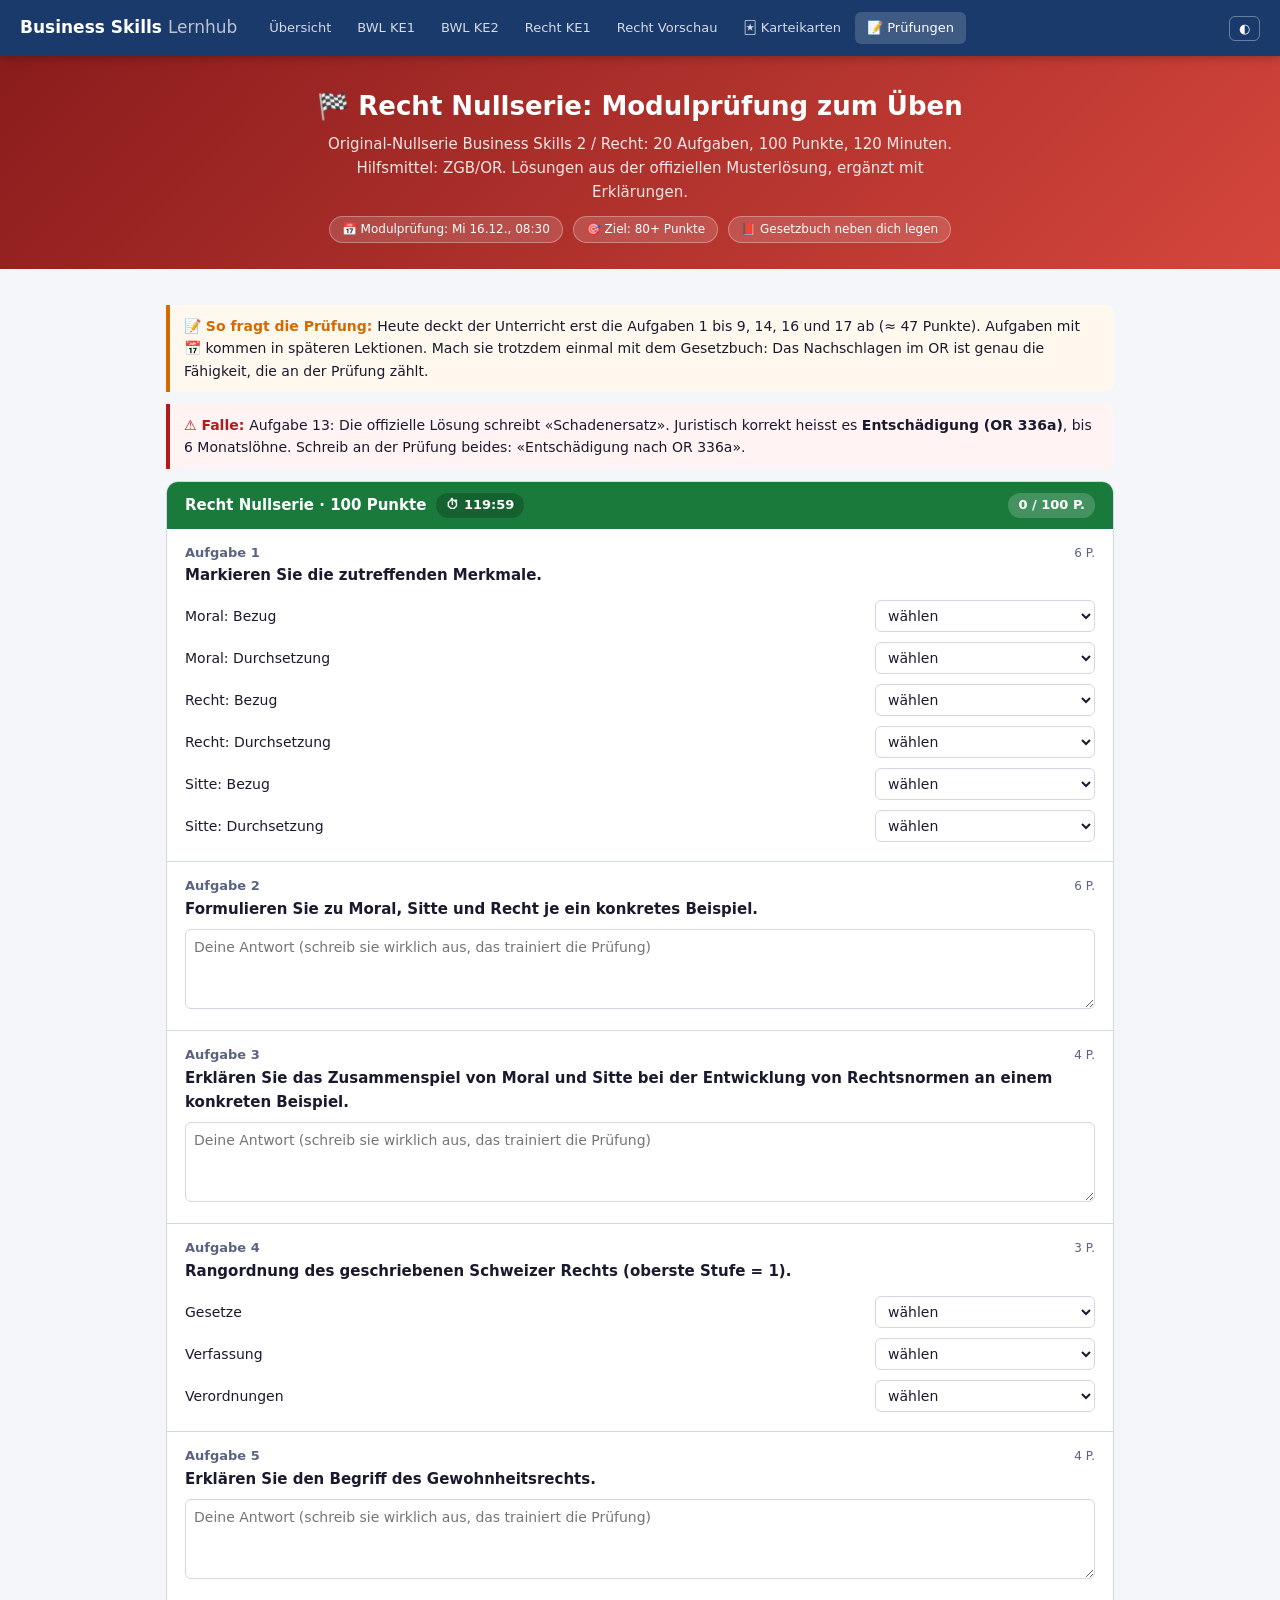
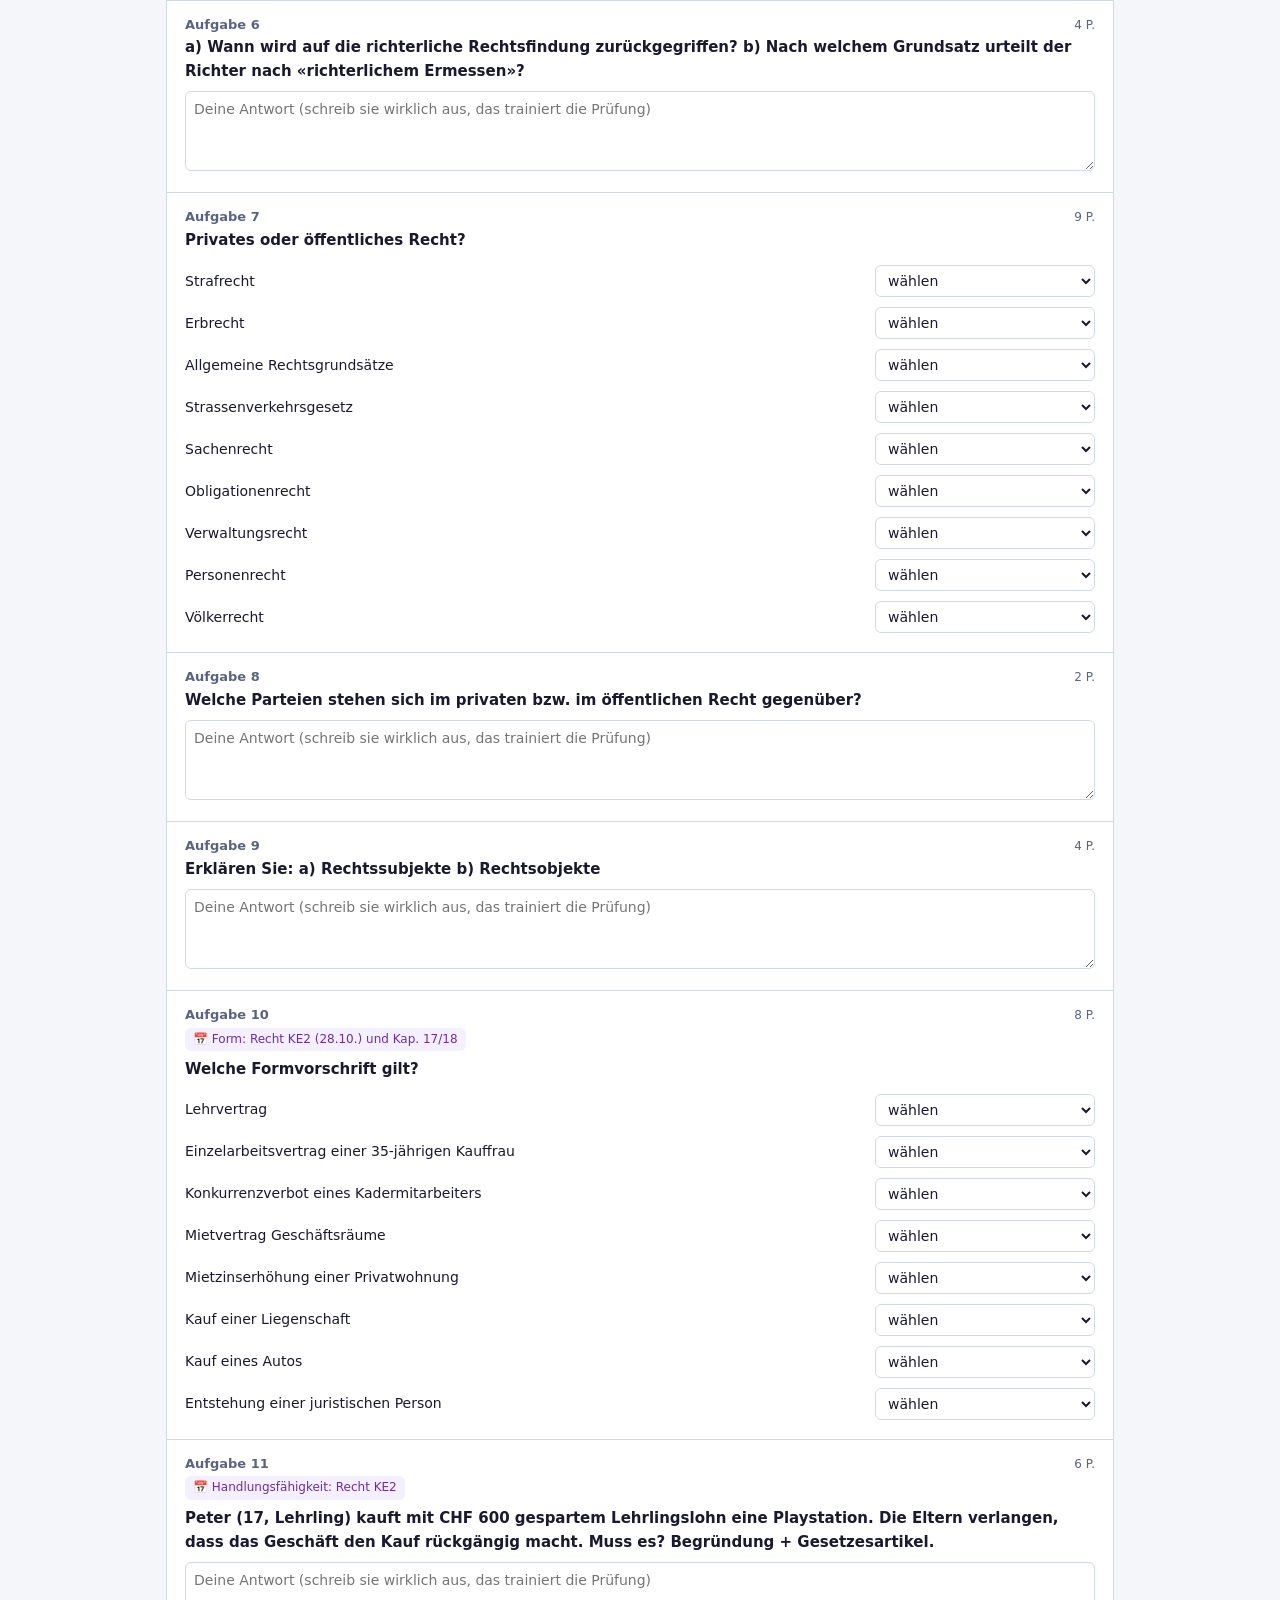
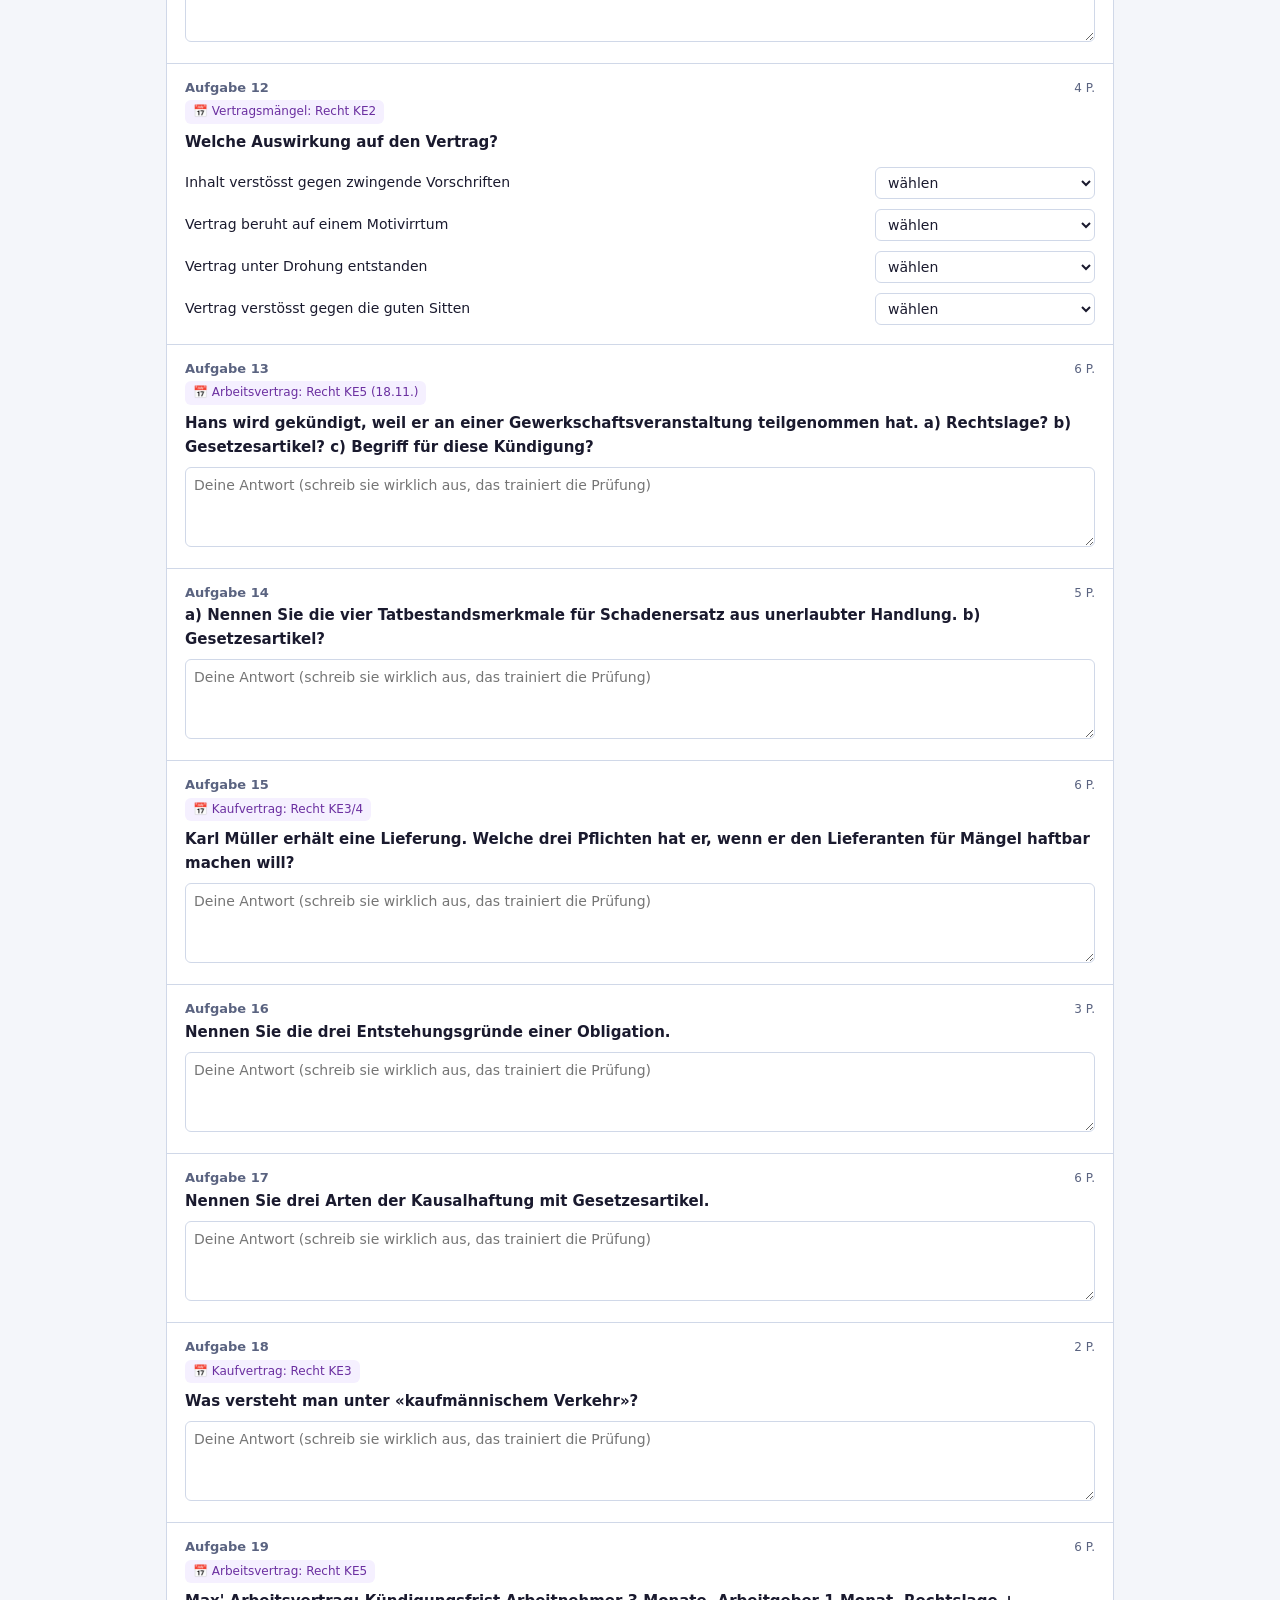
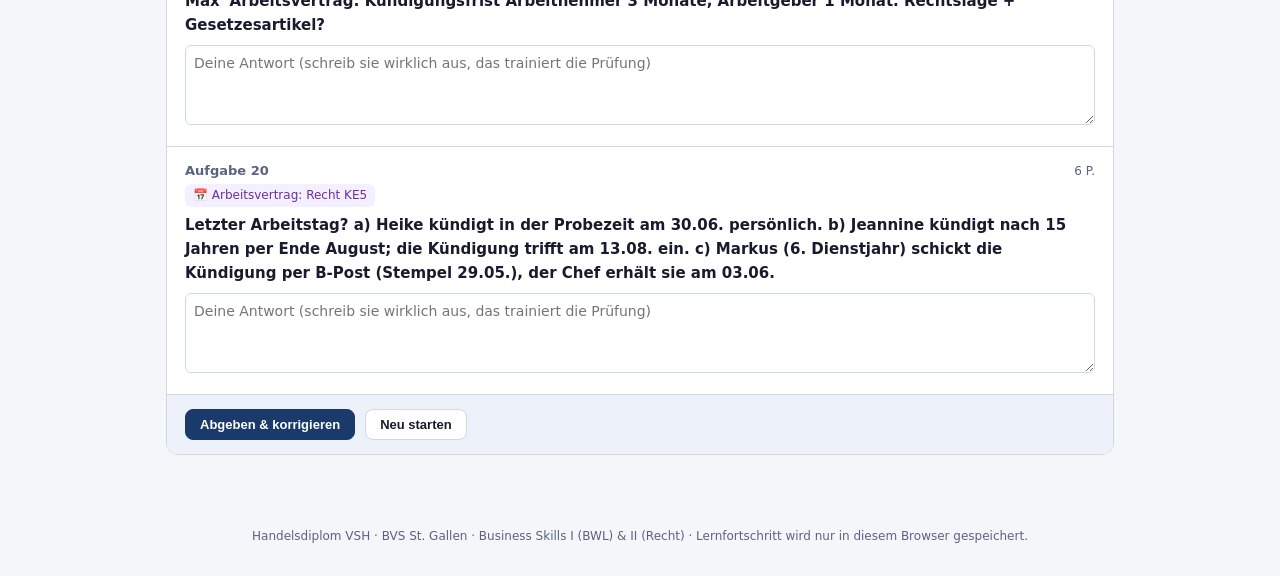
<file: recht/nullserie.html>
<!DOCTYPE html>
<html lang="de">
<head>
<meta charset="UTF-8">
<meta name="viewport" content="width=device-width, initial-scale=1.0">
<title>Recht Nullserie | Prüfungssimulation</title>
<link rel="stylesheet" href="../style.css">
<script src="../js/site.js"></script>
<script src="../js/quiz.js"></script>
</head>
<body data-base="../" data-page="pruefungen">

<div class="page-hero exam">
  <h1>🏁 Recht Nullserie: Modulprüfung zum Üben</h1>
  <p>Original-Nullserie Business Skills 2 / Recht: 20 Aufgaben, 100 Punkte, 120 Minuten. Hilfsmittel: ZGB/OR. Lösungen aus der offiziellen Musterlösung, ergänzt mit Erklärungen.</p>
  <div class="hero-meta"><span>📅 Modulprüfung: Mi 16.12., 08:30</span><span>🎯 Ziel: 80+ Punkte</span><span>📕 Gesetzbuch neben dich legen</span></div>
</div>

<div class="container">
  <div class="examtip">Heute deckt der Unterricht erst die Aufgaben 1 bis 9, 14, 16 und 17 ab (≈ 47 Punkte). Aufgaben mit 📅 kommen in späteren Lektionen. Mach sie trotzdem einmal mit dem Gesetzbuch: Das Nachschlagen im OR ist genau die Fähigkeit, die an der Prüfung zählt.</div>
  <div class="warn">Aufgabe 13: Die offizielle Lösung schreibt «Schadenersatz». Juristisch korrekt heisst es <b>Entschädigung (OR 336a)</b>, bis 6 Monatslöhne. Schreib an der Prüfung beides: «Entschädigung nach OR 336a».</div>
  <div id="exam"></div>
</div>

<script>
Quiz.mount('#exam', {
  id: 'recht-null', title: 'Recht Nullserie · 100 Punkte', exam: true, minutes: 120,
  questions: [
    { num: 'Aufgabe 1', type: 'match', pts: 6, q: 'Markieren Sie die zutreffenden Merkmale.', choices: ['äusseres Verhalten', 'innere Einstellung', 'erzwingbar', 'nicht erzwingbar'], items: [
      { s: 'Moral: Bezug', a: 'innere Einstellung' }, { s: 'Moral: Durchsetzung', a: 'nicht erzwingbar' },
      { s: 'Recht: Bezug', a: 'äusseres Verhalten' }, { s: 'Recht: Durchsetzung', a: 'erzwingbar' },
      { s: 'Sitte: Bezug', a: 'äusseres Verhalten' }, { s: 'Sitte: Durchsetzung', a: 'nicht erzwingbar' }
    ] },
    { num: 'Aufgabe 2', type: 'open', pts: 6, q: 'Formulieren Sie zu Moral, Sitte und Recht je ein konkretes Beispiel.',
      model: '<b>Moral:</b> Ich akzeptiere die Meinung meiner Mitmenschen, ohne sie überzeugen zu wollen.<br><b>Sitte:</b> In der Schweiz gibt man sich zur Begrüssung die rechte Hand.<br><b>Recht:</b> Auf Schweizer Autobahnen gilt Höchstgeschwindigkeit 120 km/h.' },
    { num: 'Aufgabe 3', type: 'open', pts: 4, q: 'Erklären Sie das Zusammenspiel von Moral und Sitte bei der Entwicklung von Rechtsnormen an einem konkreten Beispiel.',
      model: 'Moral und Sitte beim Entsorgen von Abfällen haben sich so stark verändert, dass der Gesetzgeber ein Littering-Gesetz erlassen hat. Veränderungen von Moral und Sitte, die zu gesellschaftlichen Missständen führen, bilden die Grundlage neuer Gesetze (Littering, Raserdelikte, Steuerhinterziehung).' },
    { num: 'Aufgabe 4', type: 'match', pts: 3, q: 'Rangordnung des geschriebenen Schweizer Rechts (oberste Stufe = 1).', choices: ['1', '2', '3'], items: [
      { s: 'Gesetze', a: '2' }, { s: 'Verfassung', a: '1' }, { s: 'Verordnungen', a: '3' }
    ] },
    { num: 'Aufgabe 5', type: 'open', pts: 4, q: 'Erklären Sie den Begriff des Gewohnheitsrechts.',
      model: 'Ungeschriebenes Recht, das auf einer langen, ununterbrochenen Übung beruht, die von der Bevölkerung als verbindlich anerkannt wird (allgemeine Rechtsüberzeugung). Fehlt eine gesetzliche Regel, verwendet das Gericht diese akzeptierten Regeln zur Urteilsfindung (Art. 1 Abs. 2 ZGB).' },
    { num: 'Aufgabe 6', type: 'open', pts: 4, q: 'a) Wann wird auf die richterliche Rechtsfindung zurückgegriffen? b) Nach welchem Grundsatz urteilt der Richter nach «richterlichem Ermessen»?',
      model: 'a) Wenn das Gericht weder nach geschriebenem Recht noch nach Gewohnheitsrecht urteilen kann (Gesetzeslücke). b) Nach <b>Recht und Billigkeit</b> (Art. 4 ZGB).' },
    { num: 'Aufgabe 7', type: 'match', pts: 9, q: 'Privates oder öffentliches Recht?', choices: ['Privates Recht', 'Öffentliches Recht'], items: [
      { s: 'Strafrecht', a: 'Öffentliches Recht' }, { s: 'Erbrecht', a: 'Privates Recht' }, { s: 'Allgemeine Rechtsgrundsätze', a: 'Privates Recht' },
      { s: 'Strassenverkehrsgesetz', a: 'Öffentliches Recht' }, { s: 'Sachenrecht', a: 'Privates Recht' }, { s: 'Obligationenrecht', a: 'Privates Recht' },
      { s: 'Verwaltungsrecht', a: 'Öffentliches Recht' }, { s: 'Personenrecht', a: 'Privates Recht' }, { s: 'Völkerrecht', a: 'Öffentliches Recht' }
    ] },
    { num: 'Aufgabe 8', type: 'open', pts: 2, q: 'Welche Parteien stehen sich im privaten bzw. im öffentlichen Recht gegenüber?',
      model: '<b>Privates Recht:</b> Privatperson ↔ Privatperson (gleichgeordnet). <b>Öffentliches Recht:</b> Privatperson ↔ Staat (über-/untergeordnet).' },
    { num: 'Aufgabe 9', type: 'open', pts: 4, q: 'Erklären Sie: a) Rechtssubjekte b) Rechtsobjekte',
      model: 'a) Rechtssubjekte sind natürliche und juristische Personen (Träger von Rechten und Pflichten). b) Rechtsobjekte sind Dinge (Sachen, Rechte), über die im Recht verfügt wird.' },
    { num: 'Aufgabe 10', type: 'match', pts: 8, later: 'Form: Recht KE2 (28.10.) und Kap. 17/18', q: 'Welche Formvorschrift gilt?', choices: ['Formfreiheit', 'Einfache Schriftlichkeit', 'Qualifizierte Schriftlichkeit', 'Öffentliche Beurkundung', 'Eintrag in öffentliches Register'], items: [
      { s: 'Lehrvertrag', a: 'Qualifizierte Schriftlichkeit' }, { s: 'Einzelarbeitsvertrag einer 35-jährigen Kauffrau', a: 'Formfreiheit' },
      { s: 'Konkurrenzverbot eines Kadermitarbeiters', a: 'Einfache Schriftlichkeit' }, { s: 'Mietvertrag Geschäftsräume', a: 'Formfreiheit' },
      { s: 'Mietzinserhöhung einer Privatwohnung', a: 'Qualifizierte Schriftlichkeit' }, { s: 'Kauf einer Liegenschaft', a: 'Öffentliche Beurkundung' },
      { s: 'Kauf eines Autos', a: 'Formfreiheit' }, { s: 'Entstehung einer juristischen Person', a: 'Eintrag in öffentliches Register' }
    ], why: 'Lehrvertrag OR 344a · Konkurrenzverbot OR 340 · Mietzinserhöhung amtliches Formular OR 269d · Grundstückkauf OR 216.' },
    { num: 'Aufgabe 11', type: 'open', pts: 6, later: 'Handlungsfähigkeit: Recht KE2', q: 'Peter (17, Lehrling) kauft mit CHF 600 gespartem Lehrlingslohn eine Playstation. Die Eltern verlangen, dass das Geschäft den Kauf rückgängig macht. Muss es? Begründung + Gesetzesartikel.',
      model: 'Nein. Peter hat die Playstation mit selbst verdientem Geld gekauft. Über seinen Arbeitserwerb darf das Kind selbst verfügen, die Eltern können den Kauf nicht verbieten. <b>ZGB 323 Abs. 1</b>.' },
    { num: 'Aufgabe 12', type: 'match', pts: 4, later: 'Vertragsmängel: Recht KE2', q: 'Welche Auswirkung auf den Vertrag?', choices: ['nichtig', 'anfechtbar', 'gültig'], items: [
      { s: 'Inhalt verstösst gegen zwingende Vorschriften', a: 'nichtig' }, { s: 'Vertrag beruht auf einem Motivirrtum', a: 'gültig' },
      { s: 'Vertrag unter Drohung entstanden', a: 'anfechtbar' }, { s: 'Vertrag verstösst gegen die guten Sitten', a: 'nichtig' }
    ], why: 'OR 20 (nichtig) · OR 24 Abs. 2 (Motivirrtum unwesentlich) · OR 29/30 (Furchterregung).' },
    { num: 'Aufgabe 13', type: 'open', pts: 6, later: 'Arbeitsvertrag: Recht KE5 (18.11.)', q: 'Hans wird gekündigt, weil er an einer Gewerkschaftsveranstaltung teilgenommen hat. a) Rechtslage? b) Gesetzesartikel? c) Begriff für diese Kündigung?',
      model: 'a) Die Kündigung ist gültig (das Arbeitsverhältnis endet), aber Hans hat Anspruch auf eine Entschädigung (bis 6 Monatslöhne, OR 336a). Er muss bis Ende der Kündigungsfrist schriftlich Einsprache erheben (OR 336b). b) <b>OR 336 Abs. 2 lit. a</b>. c) <b>Missbräuchliche Kündigung</b>.' },
    { num: 'Aufgabe 14', type: 'open', pts: 5, q: 'a) Nennen Sie die vier Tatbestandsmerkmale für Schadenersatz aus unerlaubter Handlung. b) Gesetzesartikel?',
      model: 'a) Widerrechtlichkeit (Eingriff in ein geschütztes Rechtsgut) · Schaden (Vermögensminderung) · adäquater Kausalzusammenhang · Verschulden. b) <b>OR 41</b>.' },
    { num: 'Aufgabe 15', type: 'open', pts: 6, later: 'Kaufvertrag: Recht KE3/4', q: 'Karl Müller erhält eine Lieferung. Welche drei Pflichten hat er, wenn er den Lieferanten für Mängel haftbar machen will?',
      model: '1) Die Ware rasch prüfen. 2) Mängel sofort anzeigen (Mängelrüge). 3) Die Ware aufbewahren. (OR 201, 204)' },
    { num: 'Aufgabe 16', type: 'open', pts: 3, q: 'Nennen Sie die drei Entstehungsgründe einer Obligation.',
      model: 'Vertrag · unerlaubte Handlung · ungerechtfertigte Bereicherung.' },
    { num: 'Aufgabe 17', type: 'open', pts: 6, q: 'Nennen Sie drei Arten der Kausalhaftung mit Gesetzesartikel.',
      model: 'Haftung des Geschäftsherrn OR 55 · Haftung des Tierhalters OR 56 · Haftung des Werkeigentümers OR 58 · (Familienoberhaupt ZGB 333).' },
    { num: 'Aufgabe 18', type: 'open', pts: 2, later: 'Kaufvertrag: Recht KE3', q: 'Was versteht man unter «kaufmännischem Verkehr»?',
      model: 'Er liegt vor, wenn der Zweck des Kaufs der Wiederverkauf ist.' },
    { num: 'Aufgabe 19', type: 'open', pts: 6, later: 'Arbeitsvertrag: Recht KE5', q: 'Max\' Arbeitsvertrag: Kündigungsfrist Arbeitnehmer 3 Monate, Arbeitgeber 1 Monat. Rechtslage + Gesetzesartikel?',
      model: 'Die Regelung ist ungültig: Für Arbeitnehmer und Arbeitgeber dürfen keine verschiedenen Kündigungsfristen festgesetzt werden. Bei widersprechender Abrede gilt für beide die längere Frist (also 3 Monate). <b>OR 335a Abs. 1</b>.' },
    { num: 'Aufgabe 20', type: 'open', pts: 6, later: 'Arbeitsvertrag: Recht KE5', q: 'Letzter Arbeitstag? a) Heike kündigt in der Probezeit am 30.06. persönlich. b) Jeannine kündigt nach 15 Jahren per Ende August; die Kündigung trifft am 13.08. ein. c) Markus (6. Dienstjahr) schickt die Kündigung per B-Post (Stempel 29.05.), der Chef erhält sie am 03.06.',
      model: 'a) <b>7. Juli</b>: Probezeit = 7 Tage Frist (OR 335b Abs. 1), auf jeden Tag.<br>b) <b>30. November</b>: ab dem 10. Dienstjahr 3 Monate auf Ende eines Monats (OR 335c Abs. 1). Ende August ist nicht mehr möglich; ab 13.08. ergeben 3 volle Monate Ende November.<br>c) <b>31. August</b>: 2. bis 9. Dienstjahr = 2 Monate auf Monatsende. Massgebend ist der <b>Empfang</b> (03.06.), nicht der Poststempel → Ende Juni nicht mehr möglich, also Juli + August.' }
  ]
});
</script>
</body>
</html>
</file>
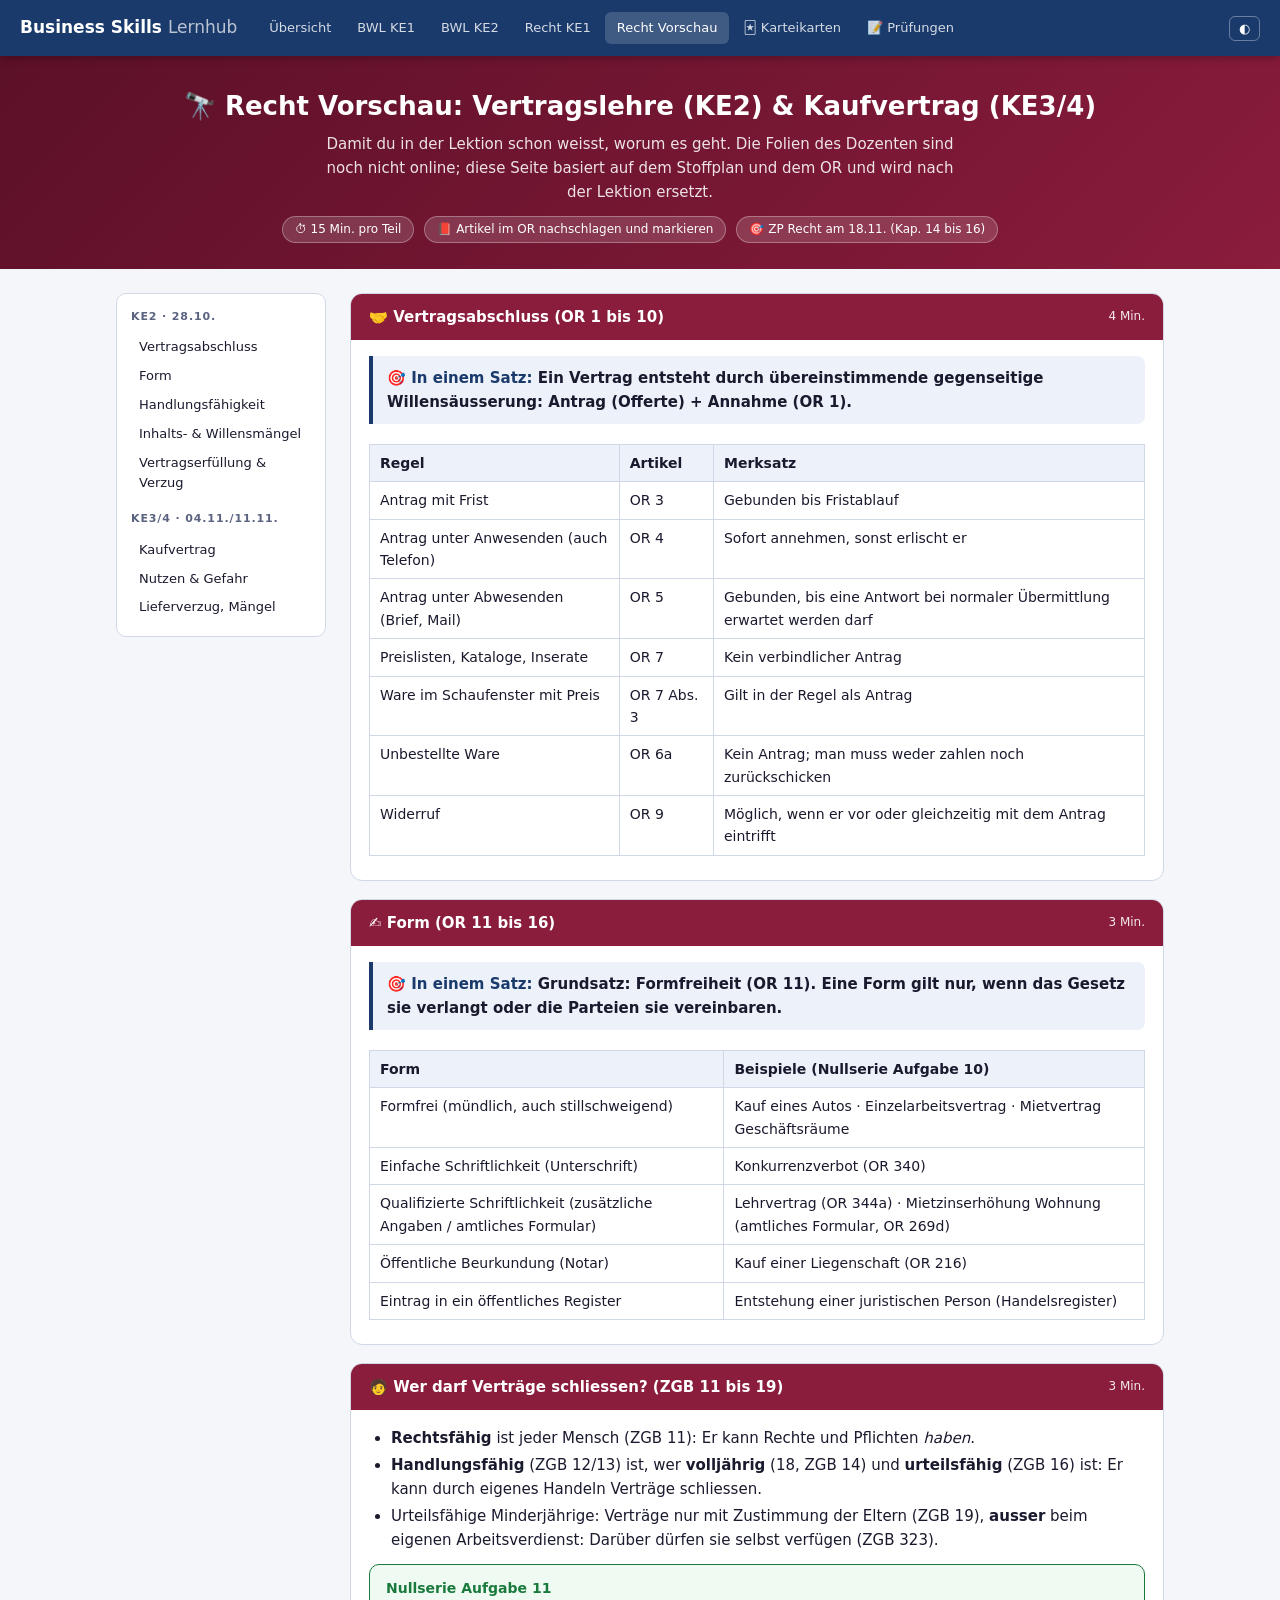
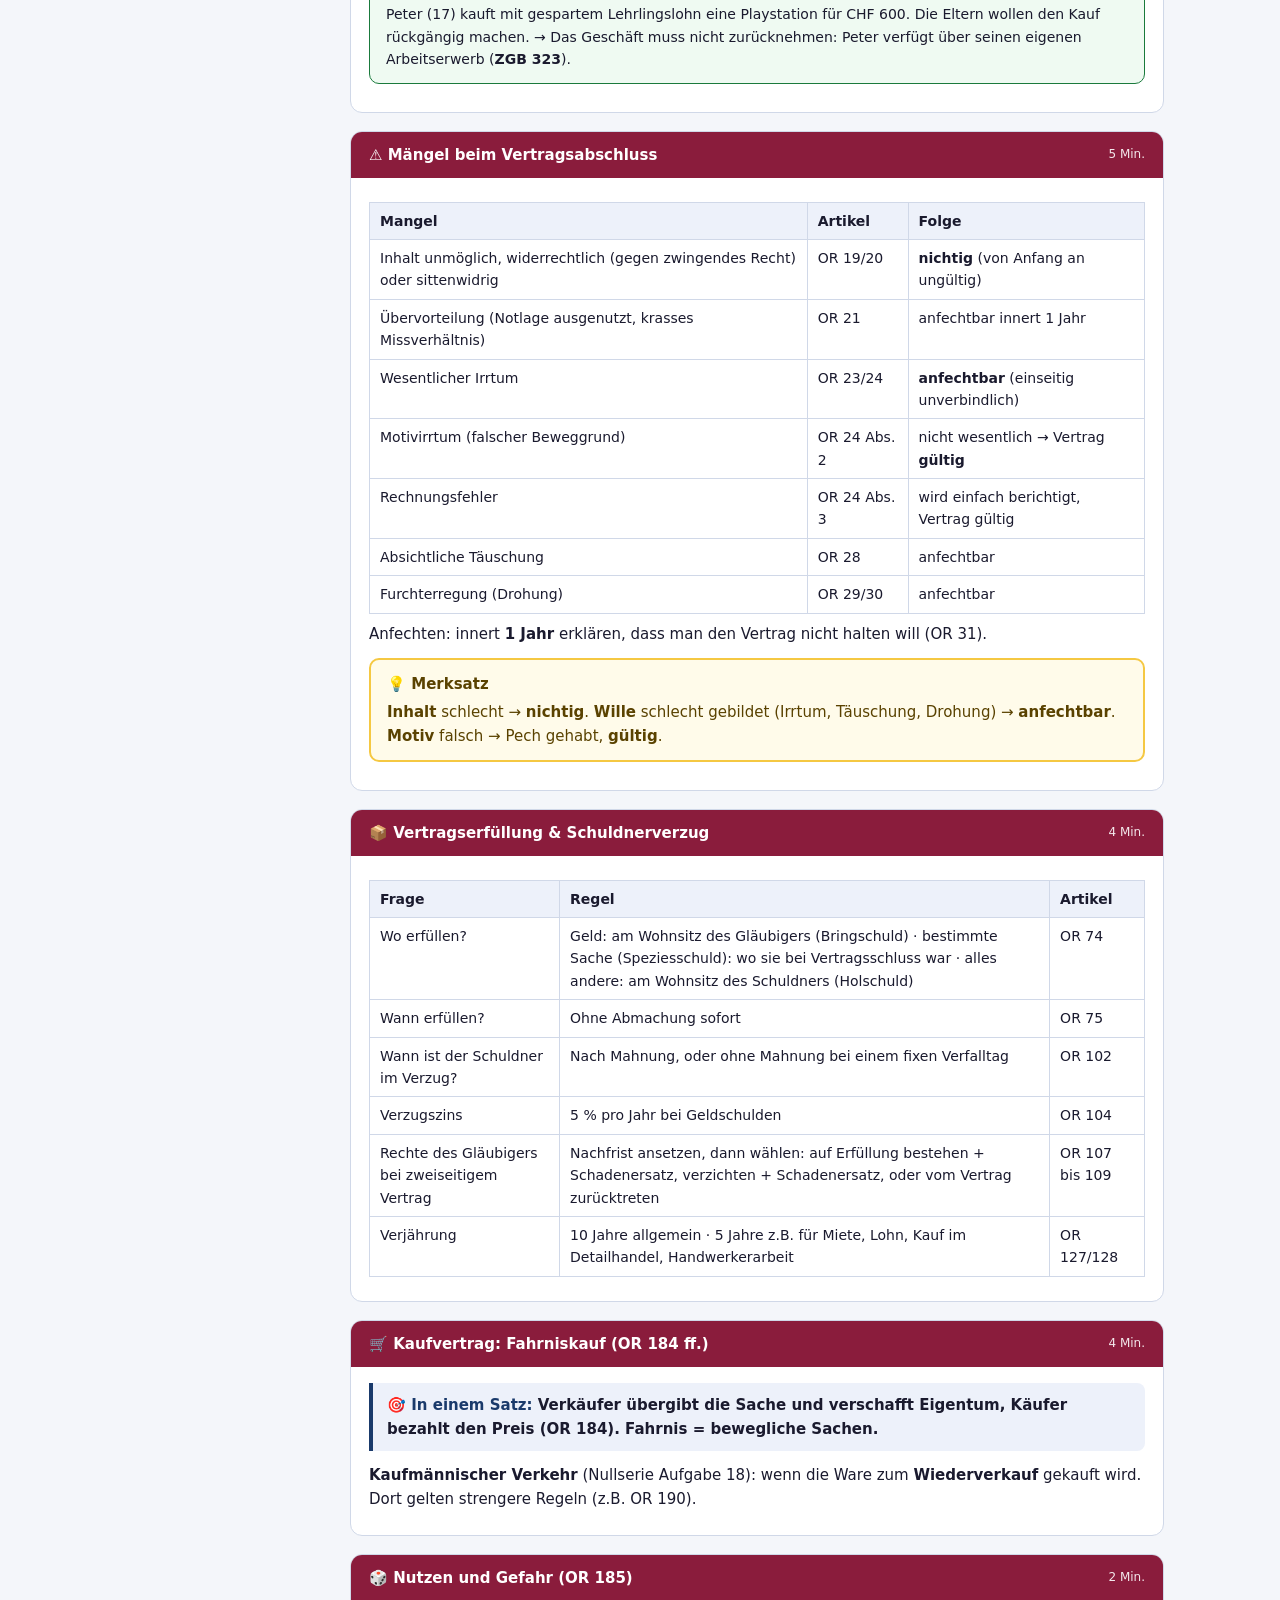
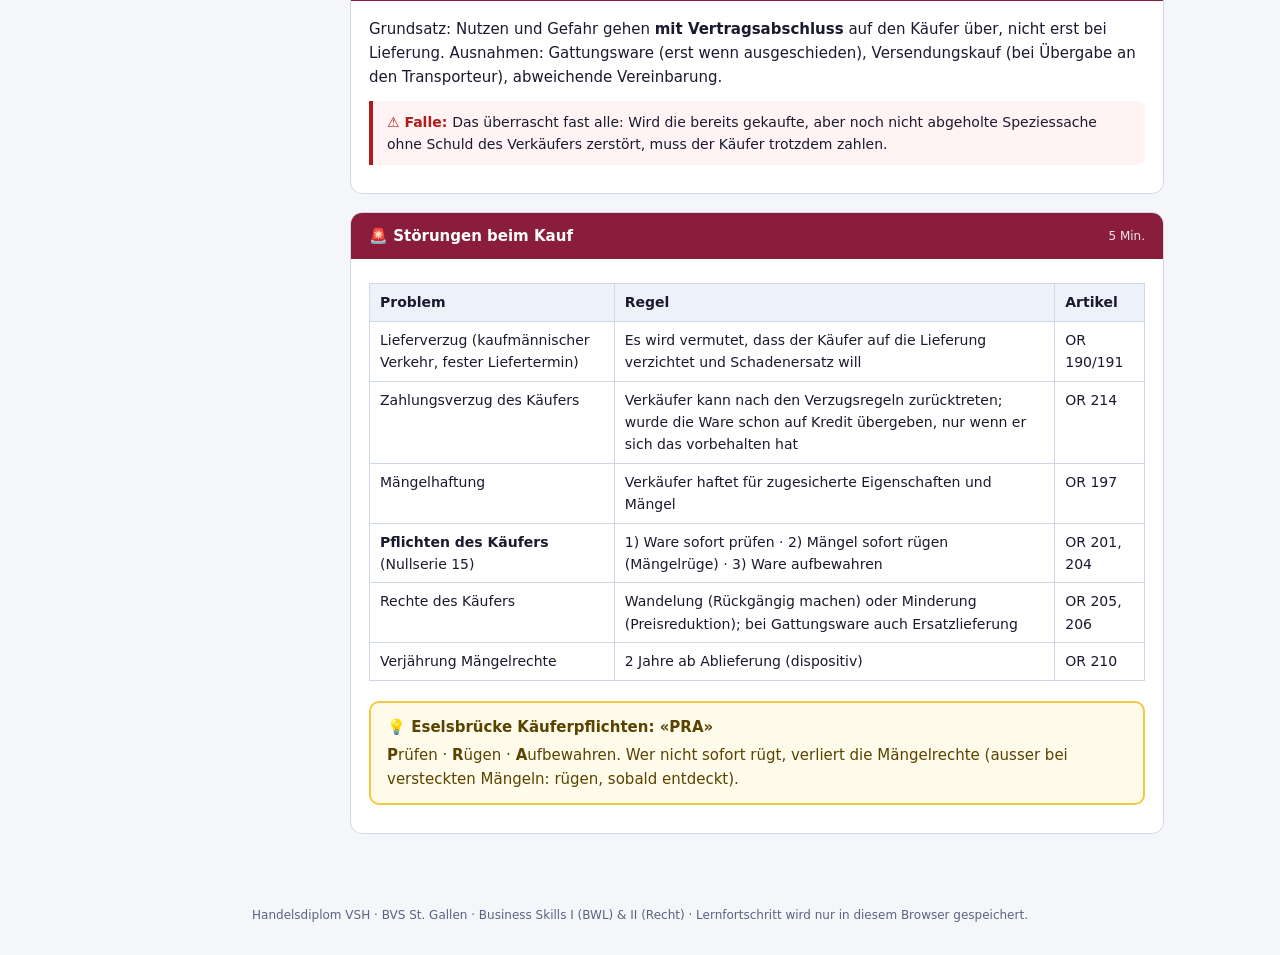
<file: recht/vorschau.html>
<!DOCTYPE html>
<html lang="de">
<head>
<meta charset="UTF-8">
<meta name="viewport" content="width=device-width, initial-scale=1.0">
<title>Recht Vorschau | Vertragslehre & Kaufvertrag</title>
<link rel="stylesheet" href="../style.css">
<script src="../js/site.js"></script>
</head>
<body data-base="../" data-page="recht-vorschau">

<div class="page-hero recht">
  <h1>🔭 Recht Vorschau: Vertragslehre (KE2) & Kaufvertrag (KE3/4)</h1>
  <p>Damit du in der Lektion schon weisst, worum es geht. Die Folien des Dozenten sind noch nicht online; diese Seite basiert auf dem Stoffplan und dem OR und wird nach der Lektion ersetzt.</p>
  <div class="hero-meta"><span>⏱ 15 Min. pro Teil</span><span>📕 Artikel im OR nachschlagen und markieren</span><span>🎯 ZP Recht am 18.11. (Kap. 14 bis 16)</span></div>
</div>

<div class="learn-layout">
  <aside class="sidebar">
    <h4>KE2 · 28.10.</h4>
    <a href="#ke2">Vertragsabschluss</a>
    <a href="#form">Form</a>
    <a href="#handlung">Handlungsfähigkeit</a>
    <a href="#maengel">Inhalts- & Willensmängel</a>
    <a href="#erfuellung">Vertragserfüllung & Verzug</a>
    <h4 style="margin-top:12px">KE3/4 · 04.11./11.11.</h4>
    <a href="#ke3">Kaufvertrag</a>
    <a href="#gefahr">Nutzen & Gefahr</a>
    <a href="#stoerungen">Lieferverzug, Mängel</a>
  </aside>

  <main>

    <div class="section-block" id="ke2">
      <div class="block-header recht">🤝 Vertragsabschluss (OR 1 bis 10)<span class="time">4 Min.</span></div>
      <div class="block-body">
        <p class="core">Ein Vertrag entsteht durch übereinstimmende gegenseitige Willensäusserung: Antrag (Offerte) + Annahme (OR 1).</p>
        <div class="table-wrap"><table>
          <tr><th>Regel</th><th>Artikel</th><th>Merksatz</th></tr>
          <tr><td>Antrag mit Frist</td><td>OR 3</td><td>Gebunden bis Fristablauf</td></tr>
          <tr><td>Antrag unter Anwesenden (auch Telefon)</td><td>OR 4</td><td>Sofort annehmen, sonst erlischt er</td></tr>
          <tr><td>Antrag unter Abwesenden (Brief, Mail)</td><td>OR 5</td><td>Gebunden, bis eine Antwort bei normaler Übermittlung erwartet werden darf</td></tr>
          <tr><td>Preislisten, Kataloge, Inserate</td><td>OR 7</td><td>Kein verbindlicher Antrag</td></tr>
          <tr><td>Ware im Schaufenster mit Preis</td><td>OR 7 Abs. 3</td><td>Gilt in der Regel als Antrag</td></tr>
          <tr><td>Unbestellte Ware</td><td>OR 6a</td><td>Kein Antrag; man muss weder zahlen noch zurückschicken</td></tr>
          <tr><td>Widerruf</td><td>OR 9</td><td>Möglich, wenn er vor oder gleichzeitig mit dem Antrag eintrifft</td></tr>
        </table></div>
      </div>
    </div>

    <div class="section-block" id="form">
      <div class="block-header recht">✍️ Form (OR 11 bis 16)<span class="time">3 Min.</span></div>
      <div class="block-body">
        <p class="core">Grundsatz: <b>Formfreiheit</b> (OR 11). Eine Form gilt nur, wenn das Gesetz sie verlangt oder die Parteien sie vereinbaren.</p>
        <div class="table-wrap"><table>
          <tr><th>Form</th><th>Beispiele (Nullserie Aufgabe 10)</th></tr>
          <tr><td>Formfrei (mündlich, auch stillschweigend)</td><td>Kauf eines Autos · Einzelarbeitsvertrag · Mietvertrag Geschäftsräume</td></tr>
          <tr><td>Einfache Schriftlichkeit (Unterschrift)</td><td>Konkurrenzverbot (OR 340)</td></tr>
          <tr><td>Qualifizierte Schriftlichkeit (zusätzliche Angaben / amtliches Formular)</td><td>Lehrvertrag (OR 344a) · Mietzinserhöhung Wohnung (amtliches Formular, OR 269d)</td></tr>
          <tr><td>Öffentliche Beurkundung (Notar)</td><td>Kauf einer Liegenschaft (OR 216)</td></tr>
          <tr><td>Eintrag in ein öffentliches Register</td><td>Entstehung einer juristischen Person (Handelsregister)</td></tr>
        </table></div>
      </div>
    </div>

    <div class="section-block" id="handlung">
      <div class="block-header recht">🧑 Wer darf Verträge schliessen? (ZGB 11 bis 19)<span class="time">3 Min.</span></div>
      <div class="block-body">
        <ul>
          <li><b>Rechtsfähig</b> ist jeder Mensch (ZGB 11): Er kann Rechte und Pflichten <em>haben</em>.</li>
          <li><b>Handlungsfähig</b> (ZGB 12/13) ist, wer <b>volljährig</b> (18, ZGB 14) und <b>urteilsfähig</b> (ZGB 16) ist: Er kann durch eigenes Handeln Verträge schliessen.</li>
          <li>Urteilsfähige Minderjährige: Verträge nur mit Zustimmung der Eltern (ZGB 19), <b>ausser</b> beim eigenen Arbeitsverdienst: Darüber dürfen sie selbst verfügen (ZGB 323).</li>
        </ul>
        <div class="example"><div class="t">Nullserie Aufgabe 11</div>Peter (17) kauft mit gespartem Lehrlingslohn eine Playstation für CHF 600. Die Eltern wollen den Kauf rückgängig machen. → Das Geschäft muss nicht zurücknehmen: Peter verfügt über seinen eigenen Arbeitserwerb (<b>ZGB 323</b>).</div>
      </div>
    </div>

    <div class="section-block" id="maengel">
      <div class="block-header recht">⚠️ Mängel beim Vertragsabschluss<span class="time">5 Min.</span></div>
      <div class="block-body">
        <div class="table-wrap"><table>
          <tr><th>Mangel</th><th>Artikel</th><th>Folge</th></tr>
          <tr><td>Inhalt unmöglich, widerrechtlich (gegen zwingendes Recht) oder sittenwidrig</td><td>OR 19/20</td><td><b>nichtig</b> (von Anfang an ungültig)</td></tr>
          <tr><td>Übervorteilung (Notlage ausgenutzt, krasses Missverhältnis)</td><td>OR 21</td><td>anfechtbar innert 1 Jahr</td></tr>
          <tr><td>Wesentlicher Irrtum</td><td>OR 23/24</td><td><b>anfechtbar</b> (einseitig unverbindlich)</td></tr>
          <tr><td>Motivirrtum (falscher Beweggrund)</td><td>OR 24 Abs. 2</td><td>nicht wesentlich → Vertrag <b>gültig</b></td></tr>
          <tr><td>Rechnungsfehler</td><td>OR 24 Abs. 3</td><td>wird einfach berichtigt, Vertrag gültig</td></tr>
          <tr><td>Absichtliche Täuschung</td><td>OR 28</td><td>anfechtbar</td></tr>
          <tr><td>Furchterregung (Drohung)</td><td>OR 29/30</td><td>anfechtbar</td></tr>
        </table></div>
        <p>Anfechten: innert <b>1 Jahr</b> erklären, dass man den Vertrag nicht halten will (OR 31).</p>
        <div class="lightbulb"><div class="t">💡 Merksatz</div><b>Inhalt</b> schlecht → <b>nichtig</b>. <b>Wille</b> schlecht gebildet (Irrtum, Täuschung, Drohung) → <b>anfechtbar</b>. <b>Motiv</b> falsch → Pech gehabt, <b>gültig</b>.</div>
      </div>
    </div>

    <div class="section-block" id="erfuellung">
      <div class="block-header recht">📦 Vertragserfüllung & Schuldnerverzug<span class="time">4 Min.</span></div>
      <div class="block-body">
        <div class="table-wrap"><table>
          <tr><th>Frage</th><th>Regel</th><th>Artikel</th></tr>
          <tr><td>Wo erfüllen?</td><td>Geld: am Wohnsitz des Gläubigers (Bringschuld) · bestimmte Sache (Speziesschuld): wo sie bei Vertragsschluss war · alles andere: am Wohnsitz des Schuldners (Holschuld)</td><td>OR 74</td></tr>
          <tr><td>Wann erfüllen?</td><td>Ohne Abmachung sofort</td><td>OR 75</td></tr>
          <tr><td>Wann ist der Schuldner im Verzug?</td><td>Nach Mahnung, oder ohne Mahnung bei einem fixen Verfalltag</td><td>OR 102</td></tr>
          <tr><td>Verzugszins</td><td>5 % pro Jahr bei Geldschulden</td><td>OR 104</td></tr>
          <tr><td>Rechte des Gläubigers bei zweiseitigem Vertrag</td><td>Nachfrist ansetzen, dann wählen: auf Erfüllung bestehen + Schadenersatz, verzichten + Schadenersatz, oder vom Vertrag zurücktreten</td><td>OR 107 bis 109</td></tr>
          <tr><td>Verjährung</td><td>10 Jahre allgemein · 5 Jahre z.B. für Miete, Lohn, Kauf im Detailhandel, Handwerkerarbeit</td><td>OR 127/128</td></tr>
        </table></div>
      </div>
    </div>

    <div class="section-block" id="ke3">
      <div class="block-header recht">🛒 Kaufvertrag: Fahrniskauf (OR 184 ff.)<span class="time">4 Min.</span></div>
      <div class="block-body">
        <p class="core">Verkäufer übergibt die Sache und verschafft Eigentum, Käufer bezahlt den Preis (OR 184). Fahrnis = bewegliche Sachen.</p>
        <p><b>Kaufmännischer Verkehr</b> (Nullserie Aufgabe 18): wenn die Ware zum <b>Wiederverkauf</b> gekauft wird. Dort gelten strengere Regeln (z.B. OR 190).</p>
      </div>
    </div>

    <div class="section-block" id="gefahr">
      <div class="block-header recht">🎲 Nutzen und Gefahr (OR 185)<span class="time">2 Min.</span></div>
      <div class="block-body">
        <p>Grundsatz: Nutzen und Gefahr gehen <b>mit Vertragsabschluss</b> auf den Käufer über, nicht erst bei Lieferung. Ausnahmen: Gattungsware (erst wenn ausgeschieden), Versendungskauf (bei Übergabe an den Transporteur), abweichende Vereinbarung.</p>
        <div class="warn">Das überrascht fast alle: Wird die bereits gekaufte, aber noch nicht abgeholte Speziessache ohne Schuld des Verkäufers zerstört, muss der Käufer trotzdem zahlen.</div>
      </div>
    </div>

    <div class="section-block" id="stoerungen">
      <div class="block-header recht">🚨 Störungen beim Kauf<span class="time">5 Min.</span></div>
      <div class="block-body">
        <div class="table-wrap"><table>
          <tr><th>Problem</th><th>Regel</th><th>Artikel</th></tr>
          <tr><td>Lieferverzug (kaufmännischer Verkehr, fester Liefertermin)</td><td>Es wird vermutet, dass der Käufer auf die Lieferung verzichtet und Schadenersatz will</td><td>OR 190/191</td></tr>
          <tr><td>Zahlungsverzug des Käufers</td><td>Verkäufer kann nach den Verzugsregeln zurücktreten; wurde die Ware schon auf Kredit übergeben, nur wenn er sich das vorbehalten hat</td><td>OR 214</td></tr>
          <tr><td>Mängelhaftung</td><td>Verkäufer haftet für zugesicherte Eigenschaften und Mängel</td><td>OR 197</td></tr>
          <tr><td><b>Pflichten des Käufers</b> (Nullserie 15)</td><td>1) Ware sofort prüfen · 2) Mängel sofort rügen (Mängelrüge) · 3) Ware aufbewahren</td><td>OR 201, 204</td></tr>
          <tr><td>Rechte des Käufers</td><td>Wandelung (Rückgängig machen) oder Minderung (Preisreduktion); bei Gattungsware auch Ersatzlieferung</td><td>OR 205, 206</td></tr>
          <tr><td>Verjährung Mängelrechte</td><td>2 Jahre ab Ablieferung (dispositiv)</td><td>OR 210</td></tr>
        </table></div>
        <div class="lightbulb"><div class="t">💡 Eselsbrücke Käuferpflichten: «PRA»</div><b>P</b>rüfen · <b>R</b>ügen · <b>A</b>ufbewahren. Wer nicht sofort rügt, verliert die Mängelrechte (ausser bei versteckten Mängeln: rügen, sobald entdeckt).</div>
      </div>
    </div>

  </main>
</div>
</body>
</html>
</file>
<file: style.css>
/* ================================================
   Business Skills Lernhub: shared stylesheet
   ================================================ */
:root {
  --blue: #1a3a6b; --blue-light: #2a5298; --blue-pale: #edf1fa;
  --green: #1a7a3c; --green-pale: #effaf2;
  --red: #b01c1c; --red-pale: #fff3f3;
  --orange: #d46b00; --orange-pale: #fff8ee;
  --purple: #6b2fa0; --purple-pale: #f5f0ff;
  --yellow-bg: #fffbea; --yellow-bd: #f5c842; --yellow-tx: #5a4200;
  --bg: #f4f6fa; --card: #ffffff; --border: #d0d8e8;
  --text: #1a1a2e; --muted: #5a6380;
  --bwl: #1a5c9e; --recht: #8a1c3c;
}
@media (prefers-color-scheme: dark) {
  :root:not([data-theme="light"]) {
    --blue: #8fb3ff; --blue-light: #2a4a80; --blue-pale: #1c2740;
    --green: #5fd38a; --green-pale: #13291c;
    --red: #ff7b7b; --red-pale: #2e1414;
    --orange: #ffad4d; --orange-pale: #2e2010;
    --purple: #c49bff; --purple-pale: #241a33;
    --yellow-bg: #2a2410; --yellow-bd: #8a7020; --yellow-tx: #f2dfa0;
    --bg: #10131b; --card: #181d29; --border: #2c3548;
    --text: #e6e9f2; --muted: #9aa3bd;
    --bwl: #7fb4f0; --recht: #f08aa8;
  }
}
:root[data-theme="dark"] {
  --blue: #8fb3ff; --blue-light: #2a4a80; --blue-pale: #1c2740;
  --green: #5fd38a; --green-pale: #13291c;
  --red: #ff7b7b; --red-pale: #2e1414;
  --orange: #ffad4d; --orange-pale: #2e2010;
  --purple: #c49bff; --purple-pale: #241a33;
  --yellow-bg: #2a2410; --yellow-bd: #8a7020; --yellow-tx: #f2dfa0;
  --bg: #10131b; --card: #181d29; --border: #2c3548;
  --text: #e6e9f2; --muted: #9aa3bd;
  --bwl: #7fb4f0; --recht: #f08aa8;
}

* { box-sizing: border-box; margin: 0; padding: 0; }
html { scroll-behavior: smooth; }
body {
  font-family: 'Segoe UI', system-ui, Arial, sans-serif;
  background: var(--bg); color: var(--text);
  font-size: 15px; line-height: 1.6;
}
a { color: var(--blue); }
h2 { font-size: 20px; margin: 4px 0 10px; }
h3 { font-size: 16px; margin: 14px 0 6px; }
p { margin-bottom: 8px; }
ul, ol { padding-left: 22px; margin-bottom: 8px; }
li { margin-bottom: 3px; }
table { border-collapse: collapse; width: 100%; font-size: 14px; margin: 8px 0; }
th, td { border: 1px solid var(--border); padding: 7px 10px; text-align: left; vertical-align: top; }
th { background: var(--blue-pale); }
.table-wrap { overflow-x: auto; }

/* ── Top nav ── */
.topnav {
  background: #1a3a6b; color: #fff;
  display: flex; align-items: center; gap: 6px;
  padding: 0 20px; min-height: 56px; flex-wrap: wrap;
  position: sticky; top: 0; z-index: 100;
  box-shadow: 0 2px 8px rgba(0,0,0,.25);
}
.topnav .brand { color: #fff; font-weight: 700; font-size: 17px; text-decoration: none; margin-right: 14px; white-space: nowrap; }
.topnav .brand span { opacity: .7; font-weight: 400; }
.topnav nav { display: flex; gap: 2px; flex-wrap: wrap; flex: 1; }
.topnav nav a {
  color: rgba(255,255,255,.82); text-decoration: none;
  padding: 6px 12px; border-radius: 6px; font-size: 13px;
}
.topnav nav a:hover, .topnav nav a.active { background: rgba(255,255,255,.16); color: #fff; }
.topnav .theme-btn { background: none; border: 1px solid rgba(255,255,255,.35); color: #fff; border-radius: 6px; padding: 4px 9px; cursor: pointer; }

/* ── Hero ── */
.page-hero {
  background: linear-gradient(135deg, #1a3a6b 0%, #2a5298 100%);
  color: #fff; padding: 30px 20px 26px; text-align: center;
}
.page-hero.bwl { background: linear-gradient(135deg, #12406e, #1a5c9e); }
.page-hero.recht { background: linear-gradient(135deg, #5c1028, #8a1c3c); }
.page-hero.exam { background: linear-gradient(135deg, #8a1c1c, #d4463c); }
.page-hero h1 { font-size: 26px; margin-bottom: 4px; }
.page-hero p { opacity: .88; max-width: 640px; margin: 0 auto; }
.hero-meta { display: flex; gap: 10px; justify-content: center; flex-wrap: wrap; margin-top: 12px; }
.hero-meta span { background: rgba(255,255,255,.15); border: 1px solid rgba(255,255,255,.3); border-radius: 20px; padding: 3px 12px; font-size: 12px; }

/* ── Layout ── */
.container { max-width: 980px; margin: 0 auto; padding: 24px 16px; }
.learn-layout { display: grid; grid-template-columns: 210px 1fr; gap: 24px; max-width: 1080px; margin: 0 auto; padding: 24px 16px; align-items: start; }
.sidebar { background: var(--card); border: 1px solid var(--border); border-radius: 10px; padding: 14px; position: sticky; top: 72px; }
.sidebar h4 { font-size: 11px; text-transform: uppercase; letter-spacing: .08em; color: var(--muted); margin-bottom: 8px; }
.sidebar a { display: block; color: var(--text); text-decoration: none; font-size: 13px; padding: 4px 8px; border-radius: 5px; }
.sidebar a:hover { background: var(--blue-pale); color: var(--blue); }
@media (max-width: 800px) {
  .learn-layout { grid-template-columns: 1fr; }
  .sidebar { position: static; }
  .topnav { padding: 6px 12px; }
}

/* ── Cards / grids ── */
.section-heading { font-size: 12px; font-weight: 700; text-transform: uppercase; letter-spacing: .08em; color: var(--muted); margin: 26px 0 10px; }
.grid { display: grid; grid-template-columns: repeat(auto-fill, minmax(260px, 1fr)); gap: 16px; }
.card {
  background: var(--card); border: 1px solid var(--border); border-radius: 12px;
  padding: 18px; display: flex; flex-direction: column; gap: 6px;
  color: inherit; text-decoration: none;
}
a.card:hover { transform: translateY(-2px); box-shadow: 0 8px 22px rgba(26,58,107,.13); transition: .15s; }
.card .kicker { font-size: 11px; font-weight: 700; text-transform: uppercase; letter-spacing: .08em; color: var(--muted); }
.card h3 { margin: 0; color: var(--blue); }
.card p { font-size: 13px; color: var(--muted); margin: 0; }
.card.bwl { border-top: 4px solid var(--bwl); }
.card.recht { border-top: 4px solid var(--recht); }
.card.exam { border-top: 4px solid var(--orange); }
.card .links { display: flex; gap: 8px; margin-top: auto; padding-top: 8px; flex-wrap: wrap; }
.btn {
  display: inline-block; border: 1.5px solid var(--border); background: var(--card); color: var(--text);
  padding: 7px 14px; border-radius: 8px; font-size: 13px; font-weight: 600; cursor: pointer; text-decoration: none;
}
.btn:hover { border-color: var(--blue); color: var(--blue); }
.btn.primary { background: #1a3a6b; border-color: #1a3a6b; color: #fff; }
.btn.primary:hover { background: #2a5298; color: #fff; }
.btn.green { background: var(--green-pale); border-color: var(--green); color: var(--green); }
.btn.red { background: var(--red-pale); border-color: var(--red); color: var(--red); }
.btn.orange { background: var(--orange-pale); border-color: var(--orange); color: var(--orange); }
.btn:disabled { opacity: .5; cursor: default; }

.tag { background: var(--blue-pale); color: var(--blue); font-size: 11px; font-weight: 600; padding: 2px 8px; border-radius: 10px; display: inline-block; }
.tag.exam { background: var(--orange-pale); color: var(--orange); }
.tag.done { background: var(--green-pale); color: var(--green); }
.tag.later { background: var(--purple-pale); color: var(--purple); }

/* ── Content blocks ── */
.section-block { background: var(--card); border: 1px solid var(--border); border-radius: 12px; margin-bottom: 18px; overflow: hidden; scroll-margin-top: 70px; }
.block-header { padding: 11px 18px; font-weight: 700; font-size: 15px; color: #fff; background: #1a3a6b; display: flex; gap: 8px; align-items: center; flex-wrap: wrap; }
.block-header.bwl { background: #1a5c9e; }
.block-header.recht { background: #8a1c3c; }
.block-header.green { background: #1a7a3c; }
.block-header.orange { background: #c06000; }
.block-header .time { margin-left: auto; font-size: 12px; font-weight: 400; opacity: .9; }
.block-body { padding: 16px 18px; }

.core { background: var(--blue-pale); border-left: 4px solid var(--blue); border-radius: 0 8px 8px 0; padding: 10px 14px; margin: 0 0 12px; font-weight: 600; }
.core::before { content: "🎯 In einem Satz: "; color: var(--blue); }
.lightbulb { background: var(--yellow-bg); border: 2px solid var(--yellow-bd); border-radius: 10px; padding: 12px 16px; margin: 12px 0; color: var(--yellow-tx); }
.lightbulb .t { font-weight: 700; margin-bottom: 4px; }
.examtip { background: var(--orange-pale); border-left: 4px solid var(--orange); border-radius: 0 8px 8px 0; padding: 10px 14px; margin: 12px 0; font-size: 14px; }
.examtip::before { content: "📝 So fragt die Prüfung: "; font-weight: 700; color: var(--orange); }
.warn { background: var(--red-pale); border-left: 4px solid var(--red); border-radius: 0 8px 8px 0; padding: 10px 14px; margin: 12px 0; font-size: 14px; }
.warn::before { content: "⚠️ Falle: "; font-weight: 700; color: var(--red); }
.example { background: var(--green-pale); border: 1.5px solid var(--green); border-radius: 10px; padding: 12px 16px; margin: 12px 0; font-size: 14px; }
.example .t { font-weight: 700; color: var(--green); margin-bottom: 4px; }
.src { font-size: 12px; color: var(--muted); margin-top: 6px; }

/* Diagram helpers */
.boxes { display: flex; gap: 10px; flex-wrap: wrap; margin: 10px 0; }
.boxes > div { flex: 1 1 150px; background: var(--card); border: 1.5px solid var(--border); border-radius: 10px; padding: 10px 12px; font-size: 13px; }
.boxes > div b { display: block; color: var(--blue); font-size: 14px; margin-bottom: 2px; }
.flow { display: flex; align-items: stretch; gap: 6px; flex-wrap: wrap; margin: 10px 0; }
.flow > div { flex: 1 1 120px; background: var(--blue-pale); border-radius: 8px; padding: 8px 10px; font-size: 13px; }
.flow > div b { display: block; color: var(--blue); }
.flow > .arrow { flex: 0 0 auto; background: none; align-self: center; font-size: 20px; color: var(--muted); padding: 0; }
.pyramid { display: flex; flex-direction: column; align-items: center; gap: 3px; margin: 10px 0; }
.pyramid div { background: var(--orange); color: #fff; text-align: center; padding: 6px 8px; border-radius: 4px; font-size: 13px; font-weight: 600; }

/* ── Quiz engine ── */
.quiz { background: var(--card); border: 1px solid var(--border); border-radius: 12px; overflow: hidden; margin-bottom: 18px; }
.quiz-head { background: #1a7a3c; color: #fff; padding: 11px 18px; font-weight: 700; display: flex; gap: 10px; flex-wrap: wrap; align-items: center; }
.quiz-head .score { margin-left: auto; font-size: 13px; background: rgba(255,255,255,.18); border-radius: 12px; padding: 2px 10px; }
.quiz-head .timer { font-size: 13px; background: rgba(0,0,0,.2); border-radius: 12px; padding: 2px 10px; }
.q { border-bottom: 1px solid var(--border); padding: 14px 18px; }
.q:last-of-type { border-bottom: none; }
.q-top { display: flex; gap: 10px; align-items: baseline; }
.q-num { font-weight: 700; color: var(--muted); font-size: 13px; white-space: nowrap; }
.q-pts { margin-left: auto; font-size: 12px; color: var(--muted); white-space: nowrap; }
.q-text { font-weight: 600; margin-bottom: 8px; }
.q-ctx { font-size: 13px; color: var(--muted); margin: -4px 0 8px; }
.q label.opt { display: flex; gap: 8px; align-items: flex-start; padding: 6px 10px; border: 1.5px solid var(--border); border-radius: 8px; margin: 5px 0; cursor: pointer; font-size: 14px; }
.q label.opt:hover { border-color: var(--blue); }
.q label.opt input { margin-top: 4px; }
.q label.opt.right { border-color: var(--green); background: var(--green-pale); }
.q label.opt.wrong { border-color: var(--red); background: var(--red-pale); }
.tf-row { display: grid; grid-template-columns: 1fr auto; gap: 10px; align-items: center; padding: 7px 0; border-bottom: 1px dashed var(--border); font-size: 14px; }
.tf-row:last-child { border-bottom: none; }
.tf-row .tf-btns { display: flex; gap: 4px; }
.tf-row .tf-btns button { border: 1.5px solid var(--border); background: var(--card); color: var(--text); border-radius: 6px; padding: 3px 10px; cursor: pointer; font-size: 13px; }
.tf-row .tf-btns button.sel { border-color: var(--blue); background: var(--blue-pale); color: var(--blue); font-weight: 700; }
.tf-row.right .tf-btns button.sel { border-color: var(--green); background: var(--green-pale); color: var(--green); }
.tf-row.wrong .tf-btns button.sel { border-color: var(--red); background: var(--red-pale); color: var(--red); }
.tf-why { grid-column: 1 / -1; font-size: 13px; color: var(--muted); display: none; }
.tf-row.checked .tf-why { display: block; }
.match-row { display: grid; grid-template-columns: 1fr minmax(150px, 220px); gap: 10px; align-items: center; padding: 5px 0; font-size: 14px; }
.match-row select, .q input[type=text], .q textarea { width: 100%; padding: 6px 8px; border: 1.5px solid var(--border); border-radius: 6px; background: var(--card); color: var(--text); font: inherit; font-size: 14px; }
.match-row.right select { border-color: var(--green); background: var(--green-pale); }
.match-row.wrong select { border-color: var(--red); background: var(--red-pale); }
.q textarea { min-height: 80px; resize: vertical; }
.q-actions { display: flex; gap: 8px; margin-top: 10px; flex-wrap: wrap; align-items: center; }
.fb { margin-top: 10px; padding: 9px 13px; border-radius: 8px; font-size: 14px; display: none; }
.fb.show { display: block; }
.fb.ok { background: var(--green-pale); border: 1px solid var(--green); }
.fb.no { background: var(--red-pale); border: 1px solid var(--red); }
.fb.info { background: var(--blue-pale); border: 1px solid var(--blue); }
.model { background: var(--blue-pale); border-radius: 8px; padding: 10px 14px; margin-top: 10px; font-size: 14px; display: none; }
.model.show { display: block; }
.model .mt { font-weight: 700; color: var(--blue); margin-bottom: 4px; }
.self { display: flex; gap: 6px; margin-top: 8px; flex-wrap: wrap; align-items: center; font-size: 13px; }
.self button.sel { outline: 3px solid var(--blue); }
.quiz-foot { padding: 14px 18px; background: var(--blue-pale); display: flex; gap: 10px; flex-wrap: wrap; align-items: center; }
.result-big { font-size: 22px; font-weight: 800; }
.later-note { font-size: 12px; color: var(--purple); background: var(--purple-pale); border-radius: 6px; padding: 2px 8px; display: inline-block; margin-bottom: 6px; }

/* ── Dashboard ── */
.countdowns { display: grid; grid-template-columns: repeat(auto-fill, minmax(200px, 1fr)); gap: 12px; }
.cd { background: var(--card); border: 1px solid var(--border); border-radius: 12px; padding: 14px; text-align: center; }
.cd .n { font-size: 30px; font-weight: 800; color: var(--orange); line-height: 1.1; }
.cd .l { font-size: 13px; font-weight: 600; }
.cd .d { font-size: 12px; color: var(--muted); }
.cd.bwl { border-top: 4px solid var(--bwl); }
.cd.recht { border-top: 4px solid var(--recht); }
.timeline { background: var(--card); border: 1px solid var(--border); border-radius: 12px; overflow: hidden; }
.tl-row { display: grid; grid-template-columns: 92px 70px 1fr auto; gap: 10px; padding: 9px 14px; border-bottom: 1px solid var(--border); align-items: center; font-size: 14px; }
.tl-row:last-child { border-bottom: none; }
.tl-row.past { opacity: .6; }
.tl-row.next { background: var(--orange-pale); }
.tl-row .date { font-weight: 700; font-size: 13px; }
.tl-row .subj { font-size: 11px; font-weight: 700; padding: 2px 6px; border-radius: 6px; text-align: center; color: #fff; }
.subj.bwl { background: #1a5c9e; } .subj.recht { background: #8a1c3c; }
.tl-row .topic small { color: var(--muted); display: block; }
@media (max-width: 600px) { .tl-row { grid-template-columns: 70px 1fr; } .tl-row .subj { display: none; } .tl-row .st { grid-column: 2; } }
.checklist label { display: flex; gap: 10px; align-items: flex-start; padding: 8px 12px; border: 1px solid var(--border); background: var(--card); border-radius: 8px; margin-bottom: 6px; cursor: pointer; font-size: 14px; }
.checklist label.done { opacity: .55; text-decoration: line-through; }
.progress { height: 8px; background: var(--border); border-radius: 4px; overflow: hidden; margin-top: 6px; }
.progress > div { height: 100%; background: var(--green); }

/* ── Flashcards ── */
.fc-wrap { max-width: 640px; margin: 0 auto; }
.fc-filters { display: flex; gap: 8px; flex-wrap: wrap; margin-bottom: 12px; align-items: center; }
.fc-filters select { padding: 6px 8px; border-radius: 6px; border: 1.5px solid var(--border); background: var(--card); color: var(--text); font: inherit; font-size: 14px; }
.fc {
  background: var(--card); border: 2px solid var(--border); border-radius: 16px;
  min-height: 230px; padding: 26px; display: flex; flex-direction: column; justify-content: center;
  text-align: center; cursor: pointer; user-select: none;
}
.fc .front { font-size: 19px; font-weight: 700; }
.fc .back { display: none; margin-top: 16px; padding-top: 16px; border-top: 1px dashed var(--border); font-size: 15px; text-align: left; }
.fc.flipped .back { display: block; }
.fc .meta { font-size: 11px; color: var(--muted); margin-bottom: 10px; text-transform: uppercase; letter-spacing: .06em; }
.fc-btns { display: grid; grid-template-columns: repeat(3, 1fr); gap: 8px; margin-top: 12px; }
.fc-btns .btn { padding: 12px 6px; }
.fc-stats { display: flex; gap: 6px; flex-wrap: wrap; justify-content: center; margin-top: 14px; font-size: 12px; color: var(--muted); }
.fc-stats span { background: var(--card); border: 1px solid var(--border); border-radius: 10px; padding: 2px 9px; }

footer { text-align: center; font-size: 12px; color: var(--muted); padding: 30px 16px; }
</file>
